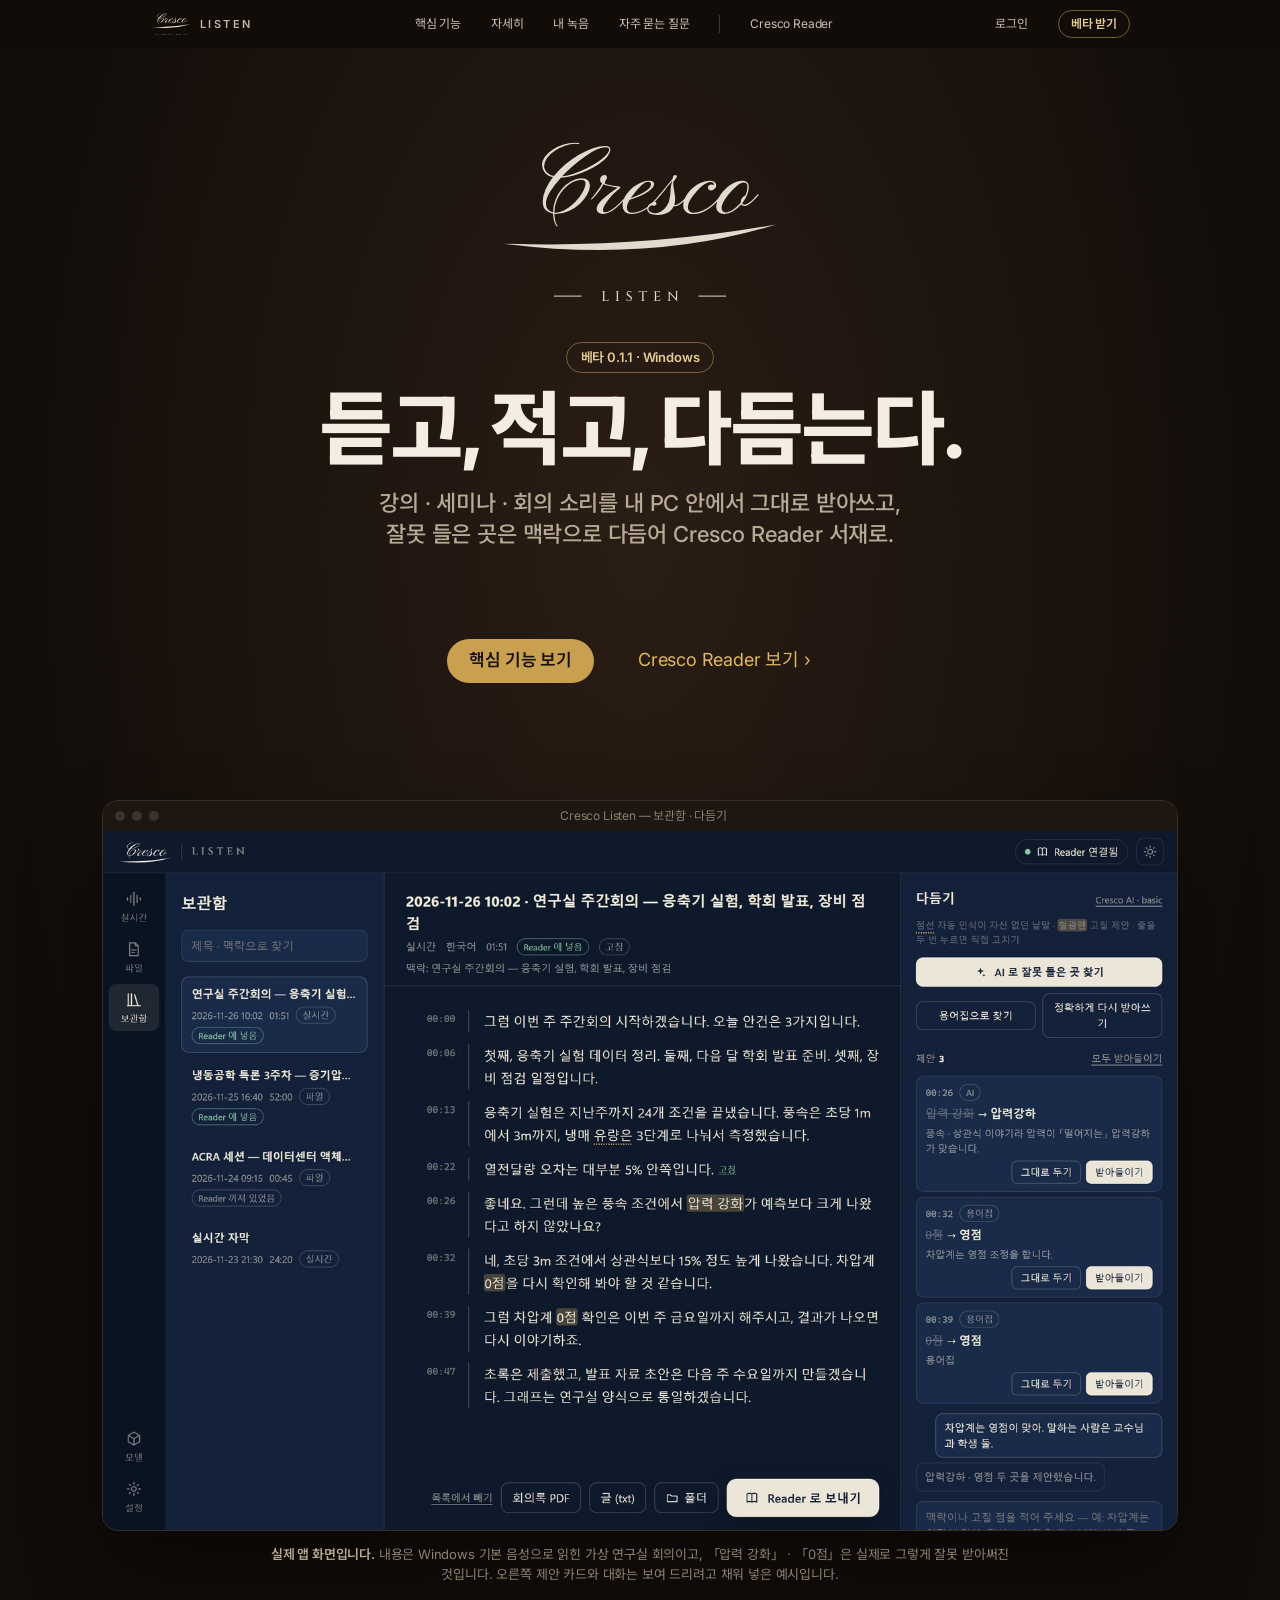
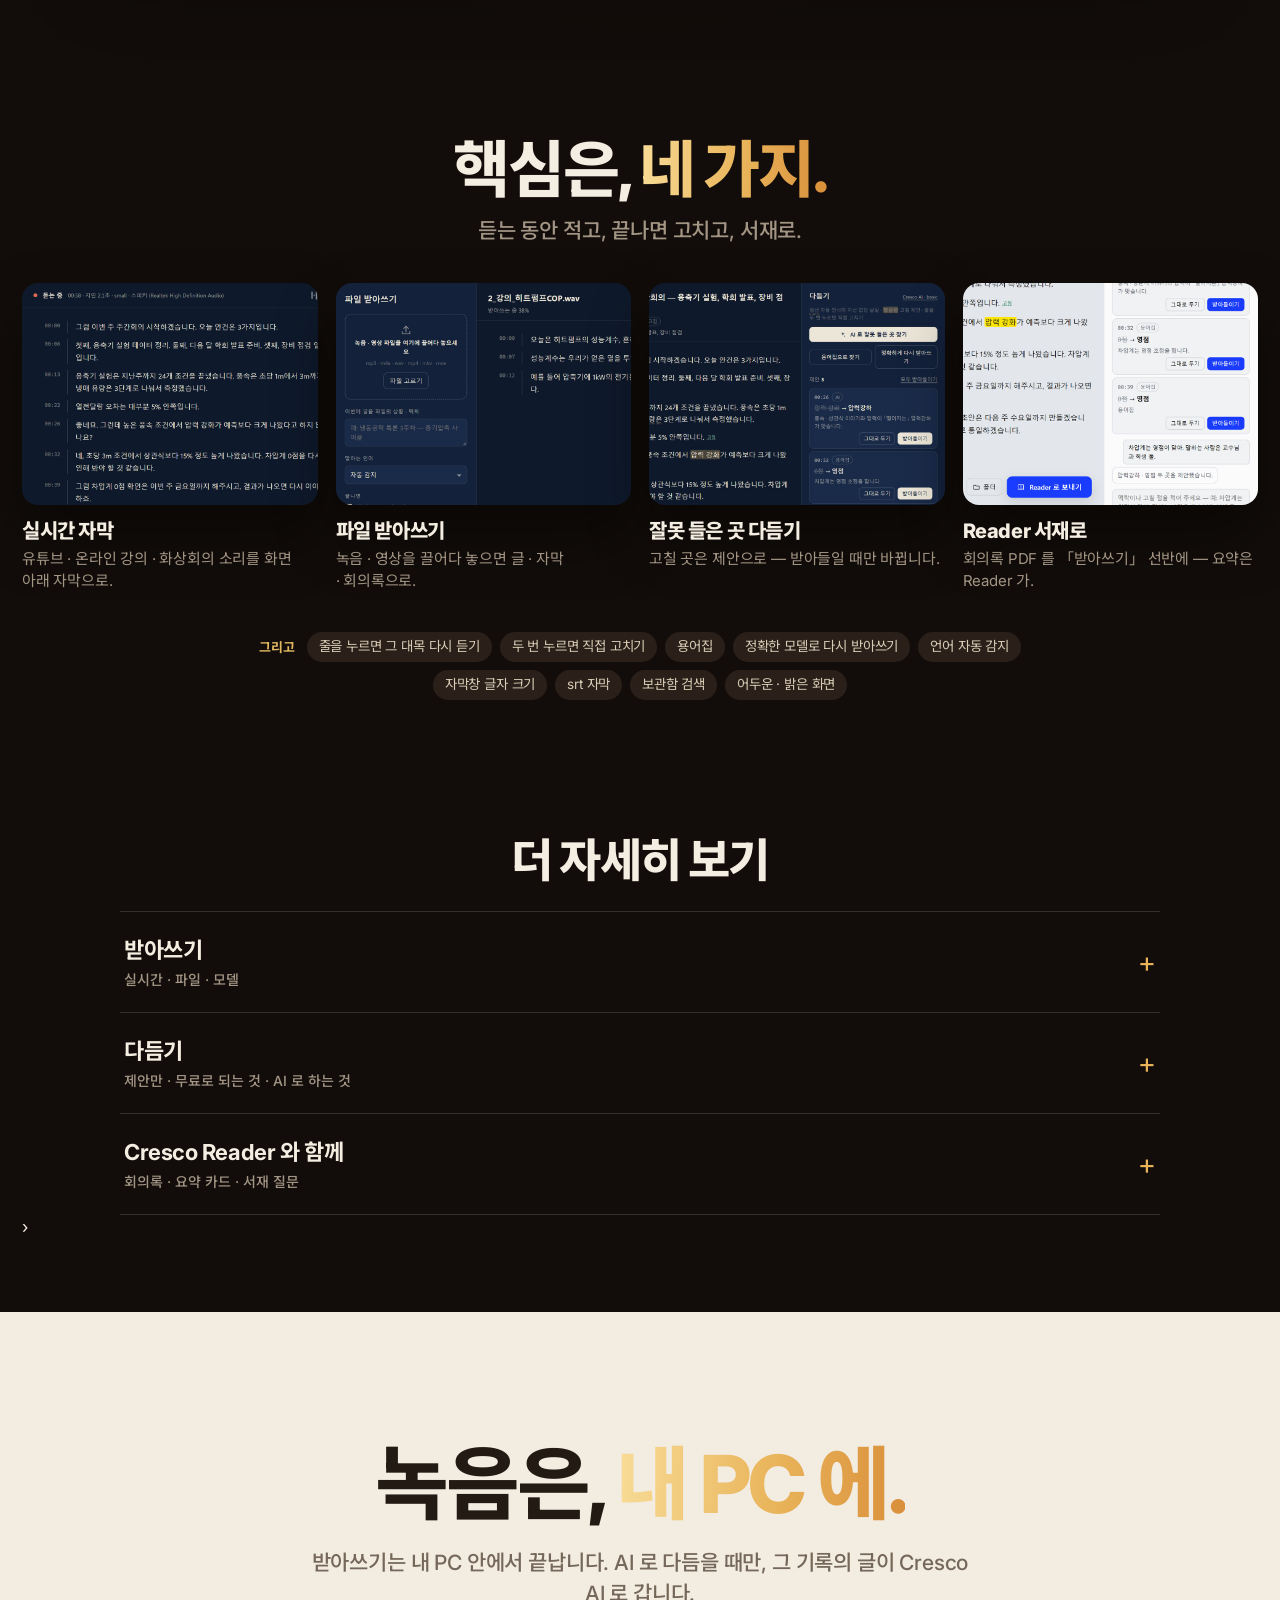
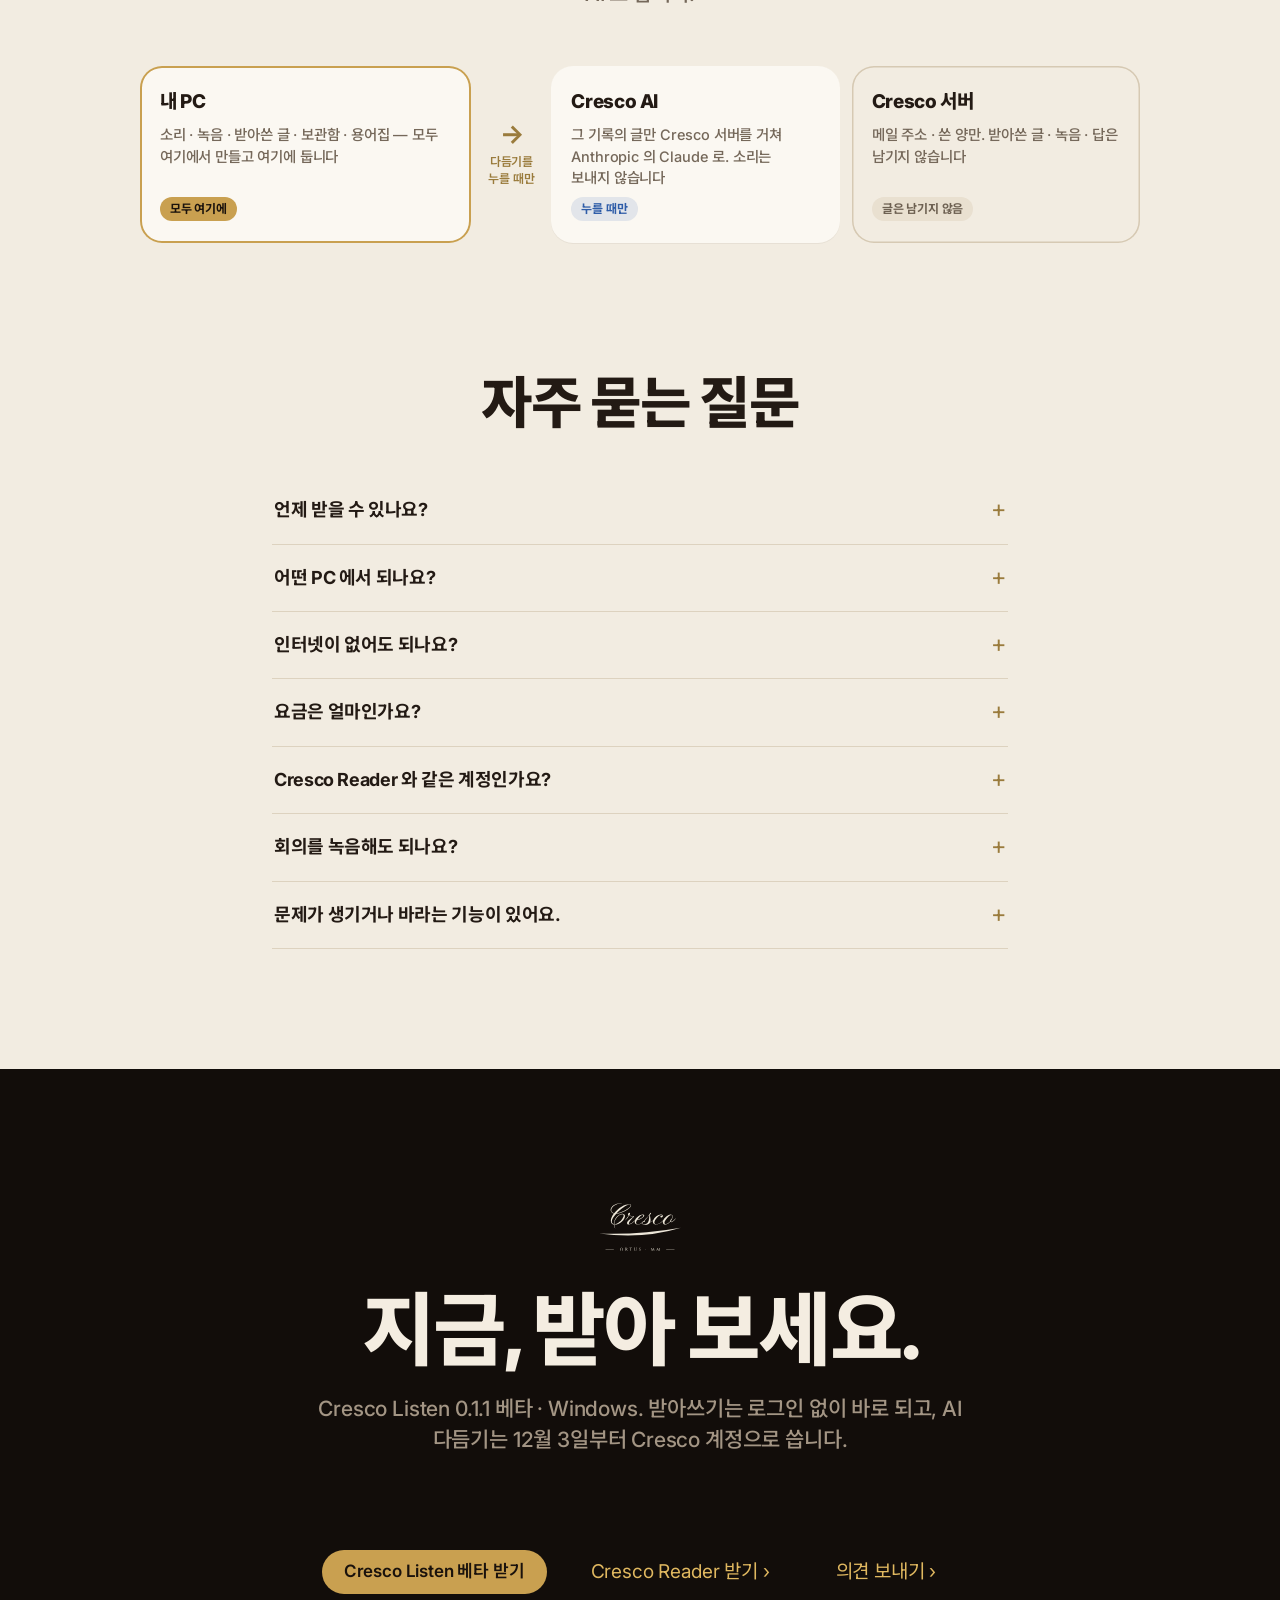
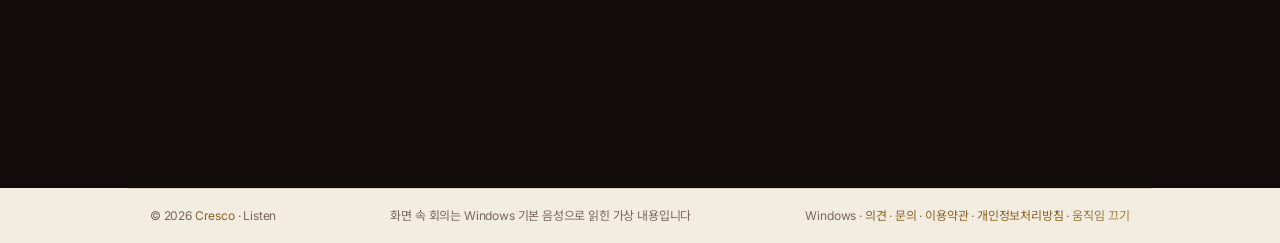
<file: listen/index.html>
<!doctype html>
<html lang="ko">
<head>
<meta charset="utf-8">
<meta name="viewport" content="width=device-width, initial-scale=1">
<title>Cresco Listen — 듣고, 적고, 다듬는다</title>
<meta name="description" content="Cresco Listen — 컴퓨터에서 나는 소리를 그대로 받아쓰는 Windows 프로그램. 실시간 자막, 녹음 · 영상 파일 받아쓰기, 잘못 들은 곳 다듬기, Cresco Reader 서재로 회의록 보내기. 받아쓰기는 내 PC 안에서.">
<link rel="icon" href="/cresco-ivory.svg">
<meta property="og:type" content="website">
<meta property="og:site_name" content="Cresco">
<meta property="og:locale" content="ko_KR">
<meta property="og:url" content="https://cresco-reader.github.io/listen/">
<meta property="og:title" content="Cresco Listen — 듣고, 적고, 다듬는다">
<meta property="og:description" content="강의 · 세미나 · 회의를 내 PC 안에서 받아쓰고, 잘못 들은 곳은 맥락으로 다듬어 Cresco Reader 서재로.">
<meta property="og:image" content="https://cresco-reader.github.io/og.png">
<meta property="og:image:width" content="1200">
<meta property="og:image:height" content="630">
<meta name="twitter:card" content="summary_large_image">
<link rel="preconnect" href="https://fonts.googleapis.com">
<link rel="preconnect" href="https://fonts.gstatic.com" crossorigin>
<link rel="stylesheet" href="https://fonts.googleapis.com/css2?family=Inter:wght@400;500;600;700;800&family=Noto+Sans+KR:wght@400;500;600;700;800&display=swap">
<style>
/* Cresco Listen 소개 — Reader · Note 소개와 같은 문법: 월넛 밤 서재와 종이가 번갈아, 큰 굵은 산세리프, 한 번에 한 문장, 실제 화면.
   화면은 실제 앱(Cresco\listen\ui)을 견본 녹음(Windows 기본 음성으로 읽힌 가상 회의)으로 찍은 것 — 아래 .honest 에 그대로 적는다. */
:root{
  --black:#120d0a; --gray-bg:#f2ece1; --white:#fbf8f2; --text:#f4ede1; --text-dark:#231a14; --sub:#a39584;
  --card:#1f1712; --blue:#c9a050; --link:#e0b860; --on-brass:#1a120c;
  --gold:linear-gradient(92deg,#f8dc97 0%,#e9b45a 55%,#d98f3a 100%);
  --sans:'Inter','Noto Sans KR',-apple-system,BlinkMacSystemFont,'Apple SD Gothic Neo',system-ui,sans-serif;
  --head:48px; color-scheme:dark;
}
@media (prefers-color-scheme:dark){:root:not([data-theme="light"]){--black:#120d0a}}
:root[data-theme="dark"]{--black:#120d0a}
*{box-sizing:border-box}
body{margin:0;background:var(--black);color:var(--text);font:17px/1.47 var(--sans);letter-spacing:-.01em;
  -webkit-font-smoothing:antialiased;word-break:keep-all;overflow-wrap:anywhere;overflow-x:clip}
a{color:var(--link);text-decoration:none}a:hover{text-decoration:underline}
:focus-visible{outline:2px solid var(--link);outline-offset:3px;border-radius:6px}
h1,h2,h3{margin:0;font-weight:700;letter-spacing:-.035em;text-wrap:balance}
p,li,dd,figcaption,summary{text-wrap:pretty}
.lead,.fine{text-wrap:balance}
.gold{background:var(--gold);-webkit-background-clip:text;background-clip:text;color:transparent}
.pillbtn{display:inline-flex;align-items:center;min-height:44px;padding:0 22px;border-radius:980px;background:var(--blue);color:var(--on-brass);
  font-size:17px;font-weight:600;text-decoration:none;transition:background .2s}
.pillbtn:hover{background:#d8b062;text-decoration:none}
.more::after{content:" ›"}

header{position:fixed;inset:0 0 auto;z-index:30;height:var(--head);background:rgba(18,13,10,.72);backdrop-filter:saturate(180%) blur(20px);
  -webkit-backdrop-filter:saturate(180%) blur(20px)}
header .in{max-width:1024px;height:100%;margin:0 auto;padding:0 22px;display:flex;align-items:center;gap:30px;font-size:12px}
header img{height:26px;width:auto;display:block}
header nav{display:flex;gap:30px;flex:1;justify-content:center}
header nav a{color:#e9dfcf;opacity:.85}header nav a:hover{opacity:1;text-decoration:none}
header .prod{margin-left:-22px;font:600 11px/1 var(--sans);letter-spacing:.22em;text-transform:uppercase;color:#e9dfcf;opacity:.8}
header .prod:hover{opacity:1;text-decoration:none}
header nav .fam{padding-left:30px;border-left:1px solid rgba(233,223,207,.25)}
header .acct{margin-left:auto;color:#e9dfcf;opacity:.85;white-space:nowrap}header .acct:hover{opacity:1;text-decoration:none}
header .acct.me{display:inline-flex;align-items:center;gap:7px;opacity:1}header .acct.me i{display:grid;place-items:center;width:22px;height:22px;border-radius:50%;background:#e9dfcf;color:#1b1410;font-style:normal;font-weight:700;font-size:11px}
header .acct.me span{max-width:9em;overflow:hidden;text-overflow:ellipsis}[hidden]{display:none!important}
header .cta{padding:4px 12px;border-radius:980px;border:1px solid rgba(224,184,96,.45);color:#e6cd94;font-size:12px;font-weight:600}
header .cta:hover{text-decoration:none;background:rgba(224,184,96,.1)}
main{padding-top:var(--head)}

.hero{background:radial-gradient(ellipse at 50% 30%,#2a1d14 0%,#120d0a 70%)}
.hero>.in{max-width:1120px;margin:0 auto;padding:clamp(56px,9vh,96px) 22px clamp(56px,8vh,90px);text-align:center}
.hero .logo{display:block;margin:0 auto;width:min(300px,62vw);height:auto;opacity:.95}
.hero .pre{display:inline-block;margin-top:clamp(18px,3vh,28px);padding:5px 14px;border-radius:980px;border:1px solid rgba(224,184,96,.45);
  color:#e6cd94;font-size:13px;font-weight:600}
.hero .pre:hover{text-decoration:none;background:rgba(224,184,96,.1)}
.hero h1{margin-top:14px;font-size:clamp(40px,6.6vw,80px);line-height:1.06;font-weight:800;color:#f4ede1}
.hero p.lead{margin:16px auto 0;max-width:660px;font-size:clamp(17px,1.8vw,22px);line-height:1.45;color:#b7aa95;font-weight:500}
.hero .acts{margin-top:24px;display:flex;gap:22px;justify-content:center;align-items:center;flex-wrap:wrap;font-size:18px}
.win{margin:clamp(36px,6vh,56px) auto 0;border-radius:16px;overflow:hidden;background:#0E1A2C;border:1px solid #3a2d23;box-shadow:0 40px 80px rgba(0,0,0,.45);text-align:left}
.win .tb{height:30px;display:flex;align-items:center;gap:7px;padding:0 12px;background:#1d1611;font-size:12px;color:#8d7f6c}
.win .tb i{width:10px;height:10px;border-radius:50%;background:#3d3128}
.win .tb span{flex:1;text-align:center;margin-right:44px;white-space:nowrap;overflow:hidden;text-overflow:ellipsis}
.win img{display:block;width:100%;height:auto;aspect-ratio:1600/1042}
.honest{margin:14px auto 0;max-width:760px;font-size:13px;line-height:1.5;color:#8f8170}
.honest b{color:#b9a98f;font-weight:600}

.core{padding:clamp(64px,9vh,110px) 0 clamp(44px,7vh,84px)}
.core>.in{max-width:1280px;margin:0 auto;padding:0 22px}
.core h2{font-size:clamp(36px,5vw,62px);line-height:1.08;font-weight:800;text-align:center}
.core .lead{margin:12px 0 36px;text-align:center;color:var(--sub);font-size:clamp(17px,1.7vw,21px);font-weight:500}
.clips{display:grid;grid-template-columns:repeat(4,minmax(0,1fr));gap:18px}
.clip{margin:0}
.clip img{display:block;width:100%;height:auto;aspect-ratio:4/3;object-fit:cover;border-radius:16px;box-shadow:0 30px 60px rgba(0,0,0,.45)}
.clip figcaption{margin-top:12px;font-size:15px;color:var(--sub)}
.clip figcaption b{display:block;margin-bottom:2px;font-size:20px;font-weight:800;letter-spacing:-.02em;color:var(--text)}
.extras{margin:40px auto 0;display:flex;flex-wrap:wrap;justify-content:center;align-items:center;gap:8px;max-width:860px}
.extras b{font-size:13px;font-weight:700;color:#e0b860;margin-right:4px}
.extras span{padding:5px 12px;border-radius:999px;background:#2a2019;color:#d9ccb6;font-size:13.5px}
.rise{opacity:0;transform:translateY(30px);transition:opacity .9s ease,transform .9s cubic-bezier(.2,.7,.2,1)}
.rise.in{opacity:1;transform:none}

.more{padding:clamp(56px,8vh,100px) 22px}
.more>.in{max-width:1040px;margin:0 auto}
.more>.in>h2{margin-bottom:26px;font-size:clamp(30px,4vw,46px);line-height:1.1;font-weight:800;text-align:center}
.more-item{border-top:1px solid rgba(255,255,255,.14)}
.more-item:last-child{border-bottom:1px solid rgba(255,255,255,.14)}
.more-item>summary{display:flex;align-items:center;justify-content:space-between;gap:16px;padding:22px 4px;cursor:pointer;list-style:none;
  font-size:clamp(18px,2vw,22px);font-weight:700;letter-spacing:-.02em}
.more-item>summary::-webkit-details-marker{display:none}
.more-item>summary small{display:block;margin-top:3px;color:var(--sub);font-size:14px;font-weight:500;letter-spacing:0}
.more-item>summary::after{content:"+";flex:none;color:#e9b45a;font-size:28px;font-weight:400;line-height:1;transition:transform .2s}
.more-item[open]>summary::after{transform:rotate(45deg)}
.more-item .body{margin:0 4px 30px;display:grid;grid-template-columns:repeat(3,minmax(0,1fr));gap:14px}
.more-item .body>div{padding:20px 20px 22px;border-radius:18px;background:var(--card)}
.more-item h3{font-size:17px;font-weight:800;letter-spacing:-.02em}
.more-item p{margin:8px 0 0;color:var(--sub);font-size:15px}

.statement{text-align:center;padding:130px 22px}
.statement h2{font-size:clamp(40px,6.4vw,80px);line-height:1.05;font-weight:800}
.statement p{margin:22px auto 0;max-width:680px;color:var(--sub);font-size:21px;font-weight:500}
.statement.light{background:var(--gray-bg);color:var(--text-dark)}
.statement.light p{color:#75685a}
.where{max-width:1000px;margin:56px auto 0;display:grid;grid-template-columns:minmax(0,1.15fr) 56px minmax(0,1fr) minmax(0,1fr);gap:12px;align-items:stretch;text-align:left}
.where .box{background:var(--white);border-radius:22px;padding:22px 20px;display:flex;flex-direction:column;gap:8px;box-shadow:0 1px 0 rgba(60,40,20,.06)}
.where .box h3{font-size:19px;font-weight:800;letter-spacing:-.02em}
.where .box p{margin:0;max-width:none;font-size:14.5px;line-height:1.5;color:#75685a}
.where .box .tag{align-self:flex-start;margin-top:auto;padding:3px 10px;border-radius:999px;font-size:12px;font-weight:700}
.where .home{box-shadow:inset 0 0 0 2px var(--blue)}
.where .home .tag{background:var(--blue);color:var(--on-brass)}
.where .ai .tag{background:rgba(47,93,168,.12);color:#2f5da8}
.where .dev{background:transparent;box-shadow:inset 0 0 0 1.5px #d6c9b3}
.where .dev .tag{background:#e9e0d0;color:#6e6152}
.where .arrow{display:flex;flex-direction:column;align-items:center;justify-content:center;gap:6px;color:#9a7b3c;font-size:12px;font-weight:600;text-align:center}
.where .arrow b{font-size:26px;line-height:1}

.faq{background:var(--gray-bg);color:var(--text-dark)}
.faq > .in{max-width:780px;margin:0 auto;padding:0 22px 120px}
.faq h2{font-size:clamp(34px,5vw,56px);line-height:1.08;font-weight:800;text-align:center;margin-bottom:44px}
.faq details{border-bottom:1px solid #ddd2bf}
.faq summary{cursor:pointer;list-style:none;display:flex;justify-content:space-between;gap:16px;padding:20px 2px;font-size:18px;font-weight:700;letter-spacing:-.02em}
.faq summary::-webkit-details-marker{display:none}
.faq summary::after{content:"+";flex:none;font-size:24px;line-height:1;font-weight:400;color:#9a7b3c;transition:transform .2s}
.faq details[open] summary::after{transform:rotate(45deg)}
.faq details p{margin:0 2px 20px;color:#6e6152;font-size:16px}
.faq details p a{color:#8a6420;text-decoration:underline}

.beta img{height:56px;width:auto;margin-bottom:26px}
.beta .acts{margin-top:30px;display:flex;gap:22px;justify-content:center;align-items:center;flex-wrap:wrap;font-size:19px}

footer a{color:#8a6420}
footer{background:var(--gray-bg);color:#75685a;font-size:12px}
footer .motion{border:0;background:none;padding:0;font:inherit;color:#9a7b3c;cursor:pointer}footer .motion:hover{text-decoration:underline}
footer .in{max-width:1024px;margin:0 auto;padding:18px 22px;display:flex;flex-wrap:wrap;gap:10px;justify-content:space-between;border-top:1px solid #ddd2bf}

@media (max-width:1000px){
  .clips{grid-template-columns:repeat(2,minmax(0,1fr))}
  .more-item .body{grid-template-columns:repeat(2,minmax(0,1fr))}
  .where{grid-template-columns:minmax(0,1fr) 44px minmax(0,1fr)}.where .dev{grid-column:1 / -1}}
@media (max-width:760px){
  header nav{display:none}
  header .in{justify-content:space-between}
  .hero>.in,.core>.in{padding-inline:16px}
  .win{border-radius:12px}.win .tb{height:24px}
  .statement{padding:100px 16px}
  .more{padding-inline:16px}
  .more-item .body{grid-template-columns:1fr}
  .faq > .in{padding:0 16px 90px}
  .where{grid-template-columns:1fr}.where .arrow{flex-direction:row;padding:2px 0}.where .arrow b{transform:rotate(90deg)}
}
@media (max-width:520px){.clips{gap:14px 12px}.clip figcaption{font-size:13.5px}.clip figcaption b{font-size:16px}}
</style>
</head>
<body>
<header>
  <div class="in">
    <a href="/" aria-label="Cresco 홈"><img src="/cresco-ivory.svg" alt="Cresco"></a><a class="prod" href="#top">Listen</a>
    <nav aria-label="주 메뉴"><a href="#core">핵심 기능</a><a href="#more">자세히</a><a href="#local">내 녹음</a><a href="#faq">자주 묻는 질문</a><a class="fam" href="/reader/">Cresco Reader</a></nav>
    <a class="acct" href="https://cresco-reader-api.fly.dev/account" data-out>로그인</a><a class="acct me" href="https://cresco-reader-api.fly.dev/account" data-in hidden><i></i><span></span></a><a class="cta" href="#beta">베타 받기</a>
  </div>
</header>

<main id="top">
<section class="hero">
  <div class="in">
    <img class="logo" src="/cresco-listen-ivory.svg" alt="Cresco Listen">
    <a class="pre" href="#beta">베타 0.1.1 · Windows</a>
    <h1>듣고, 적고, 다듬는다.</h1>
    <p class="lead">강의 · 세미나 · 회의 소리를 내 PC 안에서 그대로 받아쓰고, 잘못 들은 곳은 맥락으로 다듬어 Cresco Reader 서재로.</p>
    <div class="acts"><a class="pillbtn" href="#core">핵심 기능 보기</a><a class="more" href="/reader/">Cresco Reader 보기</a></div>
    <div class="win"><div class="tb" aria-hidden="true"><i></i><i></i><i></i><span>Cresco Listen — 보관함 · 다듬기</span></div>
      <img src="media/hero.jpg" width="1600" height="1042"
        alt="실제 Cresco Listen 화면: 가운데에 시각이 달린 받아쓴 회의, 잘못 들은 「압력 강화」 「0점」에 형광펜, 오른쪽에 「압력강하」 「영점」으로 고치자는 제안 카드"></div>
    <p class="honest"><b>실제 앱 화면입니다.</b> 내용은 Windows 기본 음성으로 읽힌 가상 연구실 회의이고, 「압력 강화」 · 「0점」은 실제로 그렇게 잘못 받아써진 것입니다.
      오른쪽 제안 카드와 대화는 보여 드리려고 채워 넣은 예시입니다.</p>
  </div>
</section>

<section class="core" id="core">
  <div class="in">
    <h2 class="rise">핵심은, <span class="gold">네 가지.</span></h2>
    <p class="lead rise">듣는 동안 적고, 끝나면 고치고, 서재로.</p>
    <div class="clips">
      <figure class="clip rise"><img src="media/live.jpg" width="960" height="720" loading="lazy" alt="실시간 화면: 듣는 중 표시와 소리 막대, 시각과 함께 한 줄씩 쌓이는 받아쓰기">
        <figcaption><b>실시간 자막</b>유튜브 · 온라인 강의 · 화상회의 소리를 화면 아래 자막으로.</figcaption></figure>
      <figure class="clip rise"><img src="media/files.jpg" width="960" height="720" loading="lazy" alt="파일 화면: 녹음 · 영상 파일을 끌어다 놓는 칸과 받아쓰는 중인 강의">
        <figcaption><b>파일 받아쓰기</b>녹음 · 영상을 끌어다 놓으면 글 · 자막 · 회의록으로.</figcaption></figure>
      <figure class="clip rise"><img src="media/refine.jpg" width="960" height="720" loading="lazy" alt="다듬기 칸: 잘못 들은 곳에 형광펜, 「압력 강화 → 압력강하」 제안과 까닭">
        <figcaption><b>잘못 들은 곳 다듬기</b>고칠 곳은 제안으로 — 받아들일 때만 바뀝니다.</figcaption></figure>
      <figure class="clip rise"><img src="media/reader.jpg" width="960" height="720" loading="lazy" alt="밝은 화면: 제안 카드와 「Reader 로 보내기」 단추">
        <figcaption><b>Reader 서재로</b>회의록 PDF 를 「받아쓰기」 선반에 — 요약은 Reader 가.</figcaption></figure>
    </div>
    <p class="extras rise"><b>그리고</b><span>줄을 누르면 그 대목 다시 듣기</span><span>두 번 누르면 직접 고치기</span><span>용어집</span><span>정확한 모델로 다시 받아쓰기</span><span>언어 자동 감지</span><span>자막창 글자 크기</span><span>srt 자막</span><span>보관함 검색</span><span>어두운 · 밝은 화면</span></p>
  </div>
</section>

<section class="more" id="more">
  <div class="in">
    <h2 class="rise">더 자세히 보기</h2>
    <details class="more-item"><summary><span>받아쓰기<small>실시간 · 파일 · 모델</small></span></summary>
      <div class="body">
        <div><h3>컴퓨터 소리 그대로</h3><p>스피커나 이어폰으로 나오는 소리를 받아씁니다. 말이 끝나고 2초쯤 뒤에 한 줄씩, 화면 아래 반투명 자막창에도 띄웁니다. 끝내면 회의록과 보관함에 남습니다.</p></div>
        <div><h3>파일은 끌어다 놓기</h3><p>mp3 · m4a · wav · mp4 · mkv 를 여러 개 한 번에. 하나씩 받아쓰며 진행률을 보여 주고, 같은 폴더에 글(.txt) · 자막(.srt) · 회의록 PDF 를 만듭니다.</p></div>
        <div><h3>PC 에 맞는 모델</h3><p>그래픽카드가 없어도 됩니다. 실시간은 빠른 모델, 파일은 정확한 모델을 권하고, 「모델」에서 받거나 바꿉니다.</p></div>
      </div></details>
    <details class="more-item"><summary><span>다듬기<small>제안만 · 무료로 되는 것 · AI 로 하는 것</small></span></summary>
      <div class="body">
        <div><h3>고치는 건 내가 받아들일 때만</h3><p>잘못 들은 곳은 형광펜과 「원래 → 제안 + 까닭」 카드로만 뜹니다. 받아들이면 그때 바뀌고, 처음 받아쓴 글은 남아서 되돌릴 수 있습니다.</p></div>
        <div><h3>무료로 되는 것</h3><p>줄을 눌러 다시 듣기, 직접 고치기, 「잘못 들은 말 → 맞는 말」 용어집, 그 줄만 정확한 모델로 다시 받아쓰기. 모두 내 PC 안에서 합니다.</p></div>
        <div><h3>AI 로 하는 것</h3><p>상황 · 맥락을 보고 잘못 들은 곳 찾기, 끌어 고른 곳의 후보 2~3개, 「차압계는 영점이 맞아」 같은 지시. Cresco AI 구독(베이직 이상)으로 씁니다.</p></div>
      </div></details>
    <details class="more-item"><summary><span>Cresco Reader 와 함께<small>회의록 · 요약 카드 · 서재 질문</small></span></summary>
      <div class="body">
        <div><h3>상황 · 맥락 한 줄</h3><p>「LG 산학 주간회의 — 응축기 DB 점검」처럼 적으면 회의록 제목이 되고, 받아쓰기에 주제 · 용어 힌트로도 쓰입니다.</p></div>
        <div><h3>「받아쓰기」 선반으로</h3><p>회의록 PDF 가 Reader 서재에 들어가고, 「강의 · 회의록」 요약 카드(정한 것 · 할 일 · 남은 질문)로 정리됩니다.</p></div>
        <div><h3>논문과 한 서재에서</h3><p>Reader 의 사서에게 「지난주 회의에서 차압계 얘기 뭐였지?」처럼 물을 수 있습니다. 회의록과 논문이 같은 서재에 있으니까요.</p></div>
      </div></details>
  </div>
</section>

<section class="statement light" id="local">
  <h2 class="rise">녹음은, <span class="gold">내 PC 에.</span></h2>
  <p class="rise">받아쓰기는 내 PC 안에서 끝납니다. AI 로 다듬을 때만, 그 기록의 글이 Cresco AI 로 갑니다.</p>
  <div class="where rise">
    <div class="box home"><h3>내 PC</h3><p>소리 · 녹음 · 받아쓴 글 · 보관함 · 용어집 — 모두 여기에서 만들고 여기에 둡니다</p><span class="tag">모두 여기에</span></div>
    <div class="arrow" aria-hidden="true"><b>→</b>다듬기를<br>누를 때만</div>
    <div class="box ai"><h3>Cresco AI</h3><p>그 기록의 글만 Cresco 서버를 거쳐 Anthropic 의 Claude 로. 소리는 보내지 않습니다</p><span class="tag">누를 때만</span></div>
    <div class="box dev"><h3>Cresco 서버</h3><p>메일 주소 · 쓴 양만. 받아쓴 글 · 녹음 · 답은 남기지 않습니다</p><span class="tag">글은 남기지 않음</span></div>
  </div>
</section>

<section class="faq" id="faq">
  <div class="in">
    <h2 class="rise">자주 묻는 질문</h2>
    <details><summary>언제 받을 수 있나요?</summary>
      <p>지금 받을 수 있습니다 — 이 페이지 아래 「베타 받기」. Windows 설치 파일(약 84MB)이고, 첫 실행 때 받아쓰기 모델을 한 번 받습니다.
        서명되지 않은 베타라 Windows 가 경고를 띄우면 「추가 정보 → 실행」을 누르세요.</p></details>
    <details><summary>어떤 PC 에서 되나요?</summary>
      <p>Windows PC 에서 됩니다(Windows 11 에서 만들고 시험했습니다). 그래픽카드가 없어도 되고, 그럴 때 실시간은 빠른 모델로 받아씁니다(오타가 조금 더 있습니다). 파일 받아쓰기는 녹음 길이만큼 걸립니다.</p></details>
    <details><summary>인터넷이 없어도 되나요?</summary>
      <p>받아쓰기 · 다시 듣기 · 용어집 · 다시 받아쓰기는 인터넷 없이 됩니다. 처음 한 번 받아쓰기 모델을 받을 때와 AI 다듬기 · Reader 로 보낸 뒤의 요약만 인터넷이 필요합니다.</p></details>
    <details><summary>요금은 얼마인가요?</summary>
      <p>받아쓰기와 무료 다듬기(다시 듣기 · 직접 고치기 · 용어집 · 다시 받아쓰기)는 무료입니다. AI 다듬기는 Cresco 계정의 베이직 · 프로 요금제에서 쓰고, Reader · Note 와 함께 쓰는 AI 사용량에서 깎입니다. 무료 맛보기 계정은 AI 다듬기를 쓸 수 없습니다. AI 다듬기는 12월 3일부터 쓸 수 있습니다(바뀐 약관이 적용되는 날). <a href="/#pricing">요금제 보기</a></p></details>
    <details><summary>Cresco Reader 와 같은 계정인가요?</summary>
      <p>네. 같은 Cresco 계정으로 로그인합니다. 계정은 Reader 나 <a href="https://cresco-reader-api.fly.dev/account#signup" target="_blank" rel="noopener">계정 페이지</a>에서 만듭니다.</p></details>
    <details><summary>회의를 녹음해도 되나요?</summary>
      <p>내가 참여한 대화는 녹음할 수 있지만, 내가 참여하지 않은 남의 대화를 녹음 · 기록하면 법에 걸립니다(통신비밀보호법). 회의는 녹음한다고 미리 알리는 것을 권합니다.</p></details>
    <details><summary>문제가 생기거나 바라는 기능이 있어요.</summary>
      <p><a href="https://docs.google.com/forms/d/e/1FAIpQLSfyJry3FuSc4KwtA3k6S61rgV9SW_JdKSI4_IPLtAvrQBSHAw/viewform" target="_blank" rel="noopener">의견 · 문제 신고</a>로 알려 주세요. 하나하나 읽습니다.</p></details>
  </div>
</section>

<section class="statement beta" id="beta">
  <img class="rise" src="/cresco-ivory.svg" alt="">
  <h2 class="rise">지금, 받아 보세요.</h2>
  <p class="rise">Cresco Listen 0.1.1 베타 · Windows. 받아쓰기는 로그인 없이 바로 되고, AI 다듬기는 12월 3일부터 Cresco 계정으로 씁니다.</p>
  <div class="acts rise"><a class="pillbtn" href="https://github.com/cresco-reader/cresco/releases/download/listen-v0.1.1/Cresco-Listen-Setup.exe" target="_blank" rel="noopener">Cresco Listen 베타 받기</a><a class="more" href="/reader/#beta">Cresco Reader 받기</a><a class="more" href="https://docs.google.com/forms/d/e/1FAIpQLSfyJry3FuSc4KwtA3k6S61rgV9SW_JdKSI4_IPLtAvrQBSHAw/viewform" target="_blank" rel="noopener">의견 보내기</a></div>
</section>
</main>

<footer><div class="in"><span>© 2026 <a href="/">Cresco</a> · Listen</span><span>화면 속 회의는 Windows 기본 음성으로 읽힌 가상 내용입니다</span><span>Windows · <a href="https://docs.google.com/forms/d/e/1FAIpQLSfyJry3FuSc4KwtA3k6S61rgV9SW_JdKSI4_IPLtAvrQBSHAw/viewform" target="_blank" rel="noopener">의견 · 문의</a> · <a href="/legal/terms.html">이용약관</a> · <a href="/legal/privacy.html">개인정보처리방침</a> · <button type="button" id="motion" class="motion">움직임 끄기</button></span></div></footer>

<script>
(() => {
  const $ = s => document.querySelector(s), $$ = s => [...document.querySelectorAll(s)];
  // 움직임은 시스템 설정이 아니라 맨 아래 「움직임 끄기」를 따른다 (Reader · Note 소개와 같은 까닭)
  let still = false;
  try { still = localStorage.getItem('motion') === 'off'; } catch { /* */ }
  const mt = $('#motion');
  mt.textContent = still ? '움직임 켜기' : '움직임 끄기';
  mt.onclick = () => { try { localStorage.setItem('motion', still ? 'on' : 'off'); } catch { /* */ } location.reload(); };
  const io = new IntersectionObserver(es => es.forEach(e => { if (e.isIntersecting) { e.target.classList.add('in'); io.unobserve(e.target); } }), {threshold: .15});
  $$('.rise').forEach((el, i) => { el.style.transitionDelay = `${(i % 3) * 90}ms`; still ? el.classList.add('in') : io.observe(el); });
  const openTarget = () => {
    const t = location.hash.length > 1 && document.getElementById(location.hash.slice(1)), d = t && t.closest('details.more-item');
    if (d) { d.open = true; t.scrollIntoView(); }
  };
  addEventListener('hashchange', openTarget);
  openTarget();
})();
</script>
<script src="/who.js"></script>
</body>
</html>
</file>
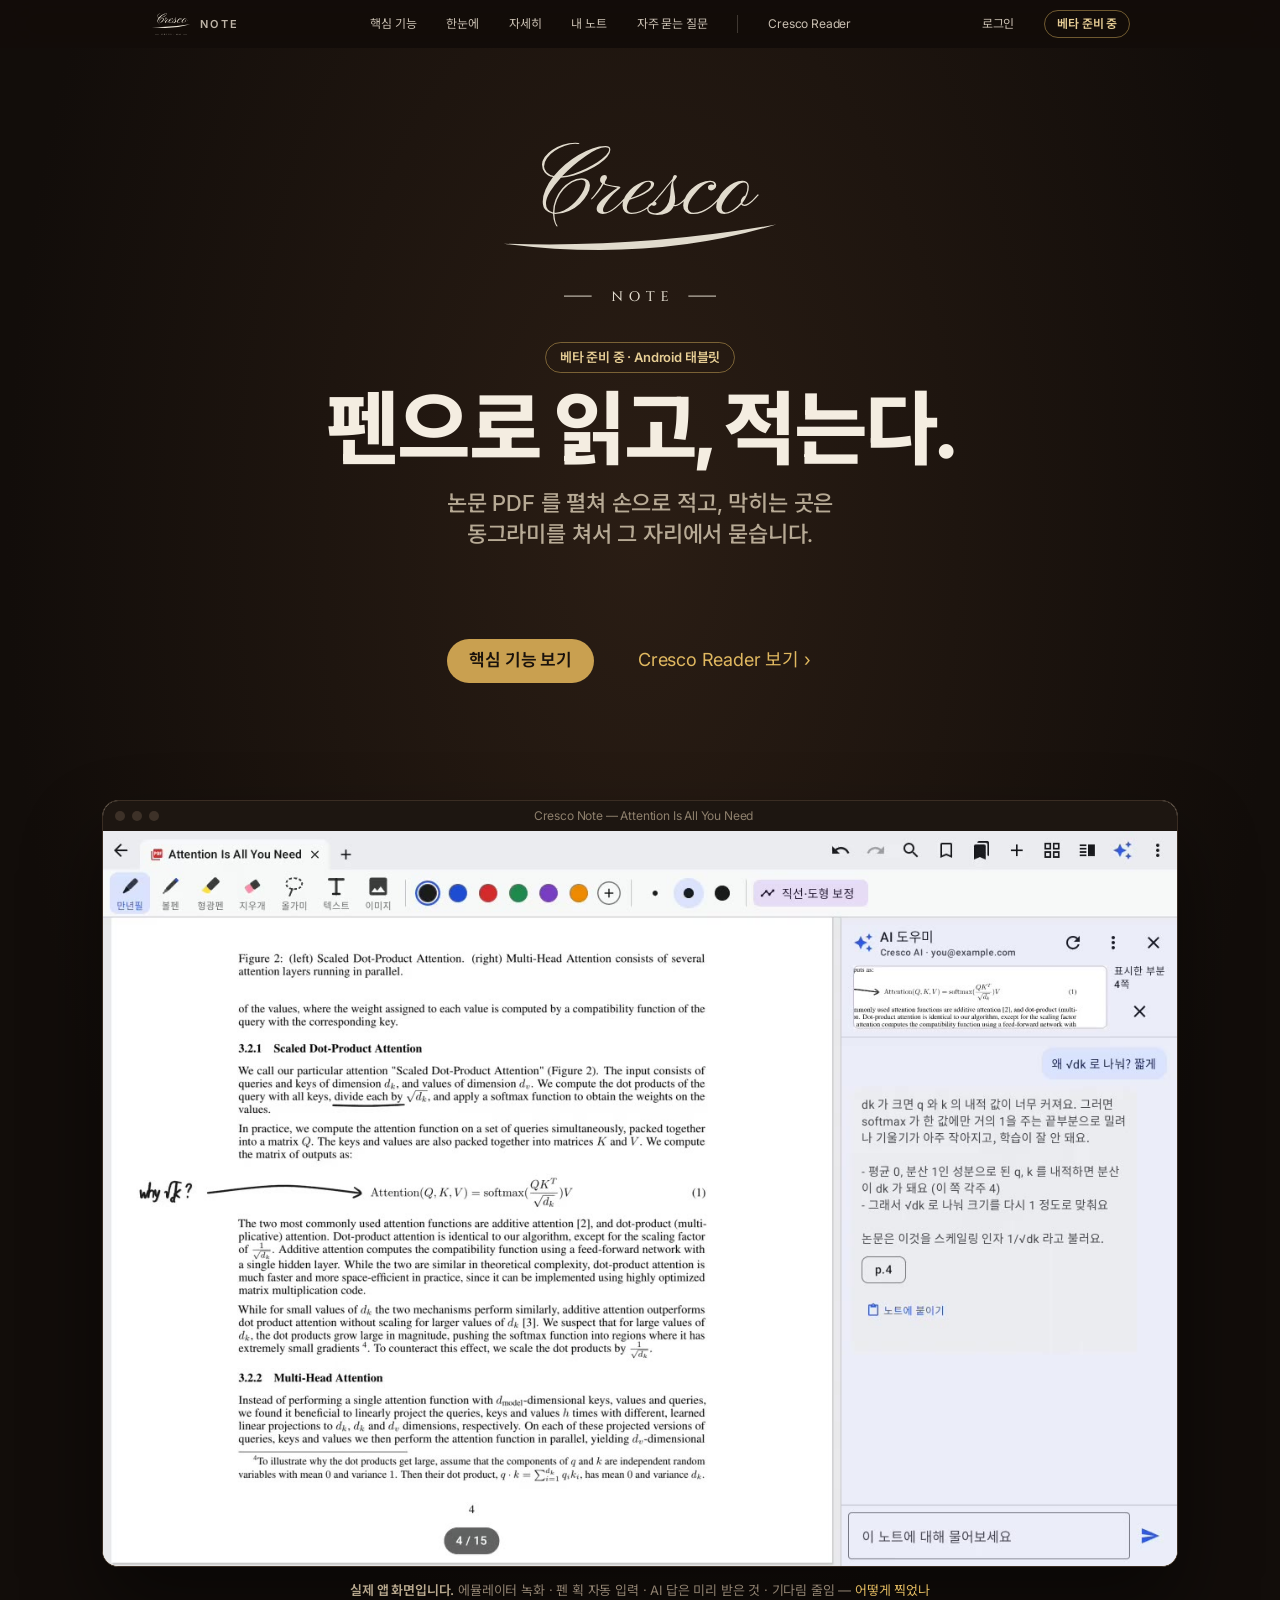
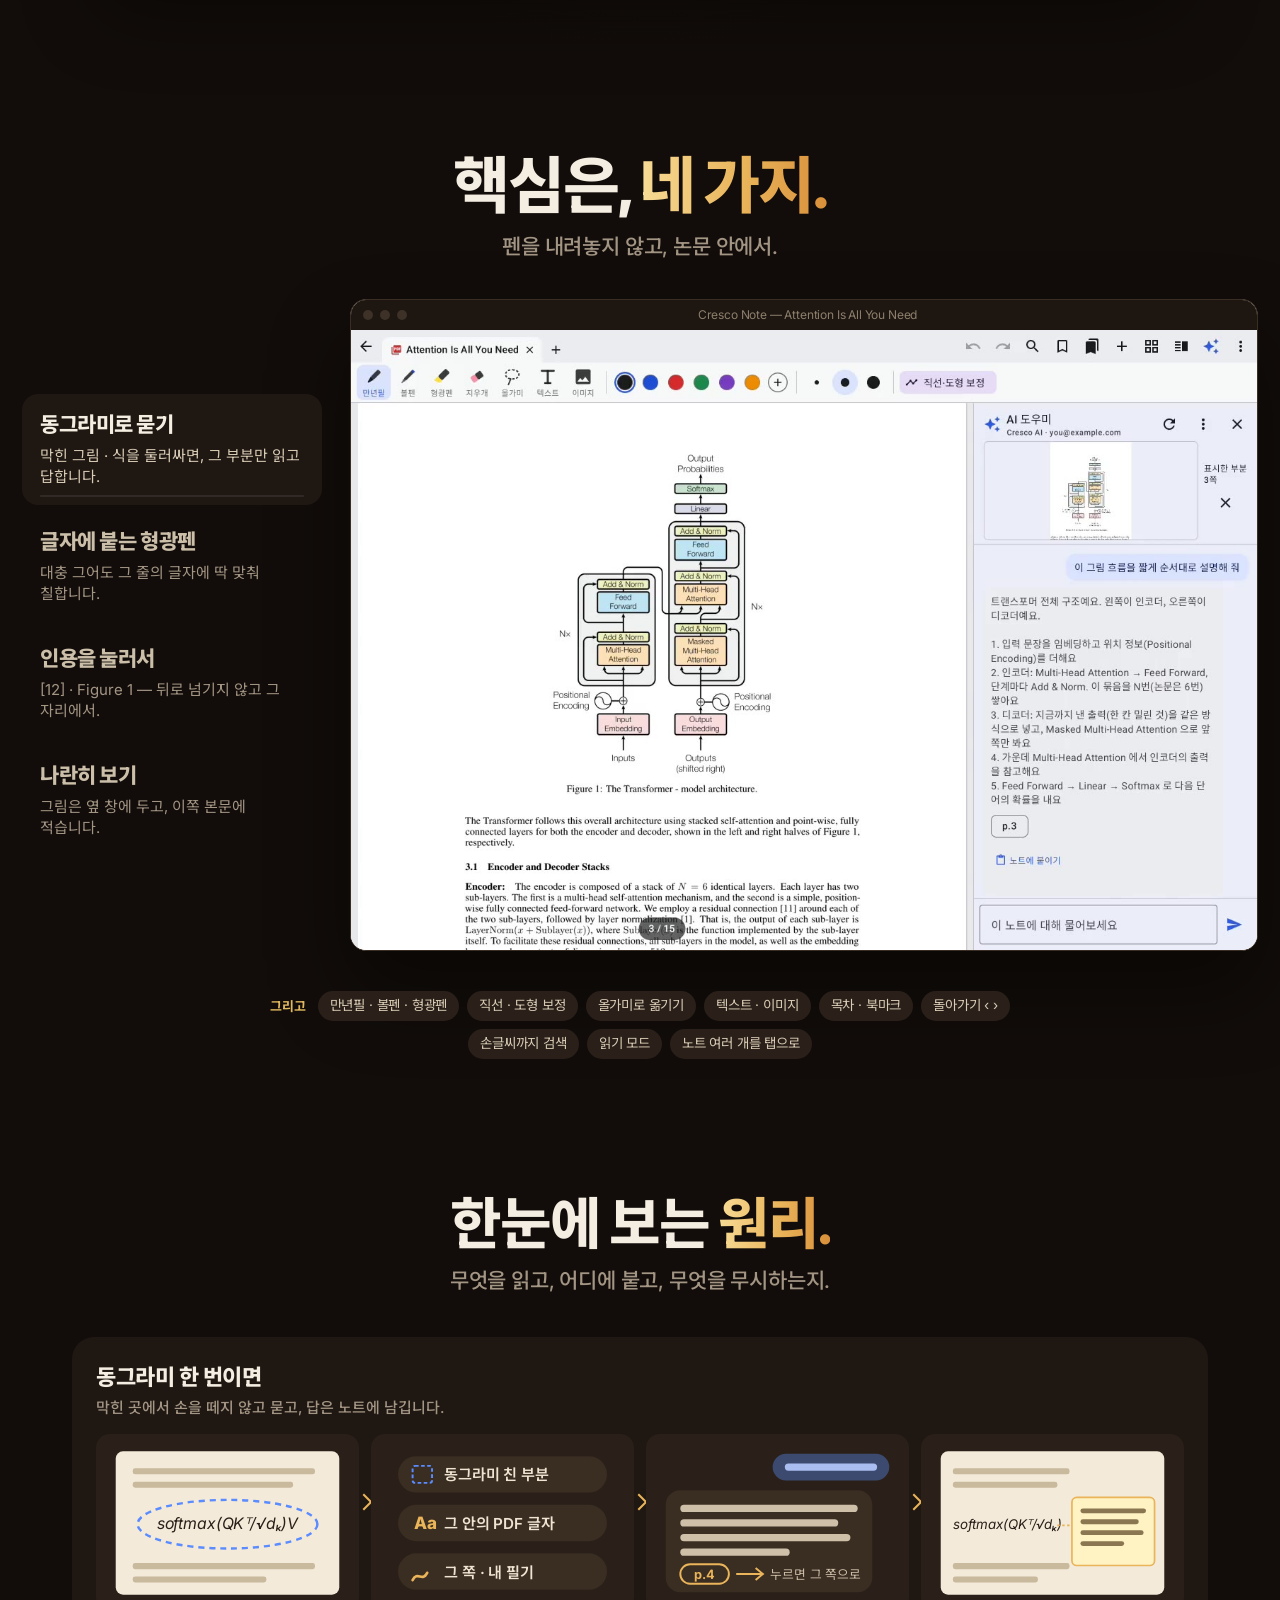
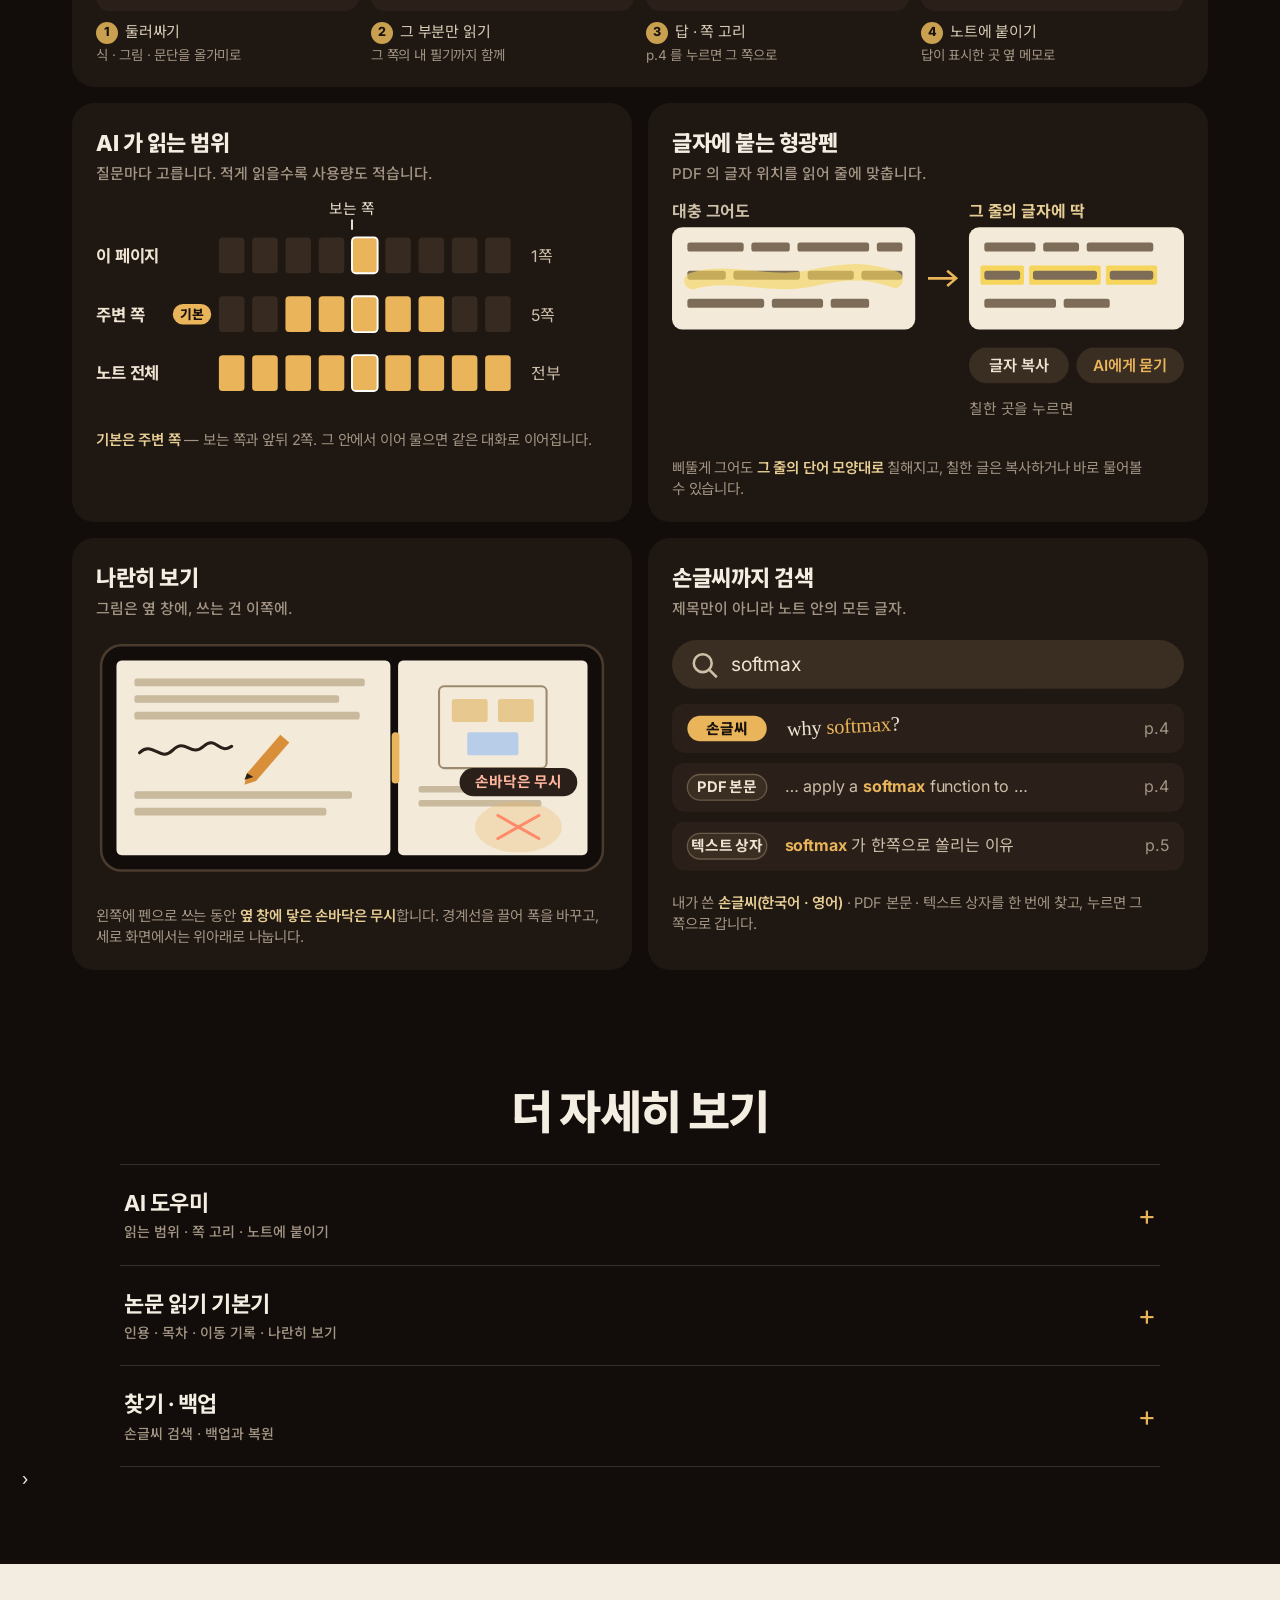
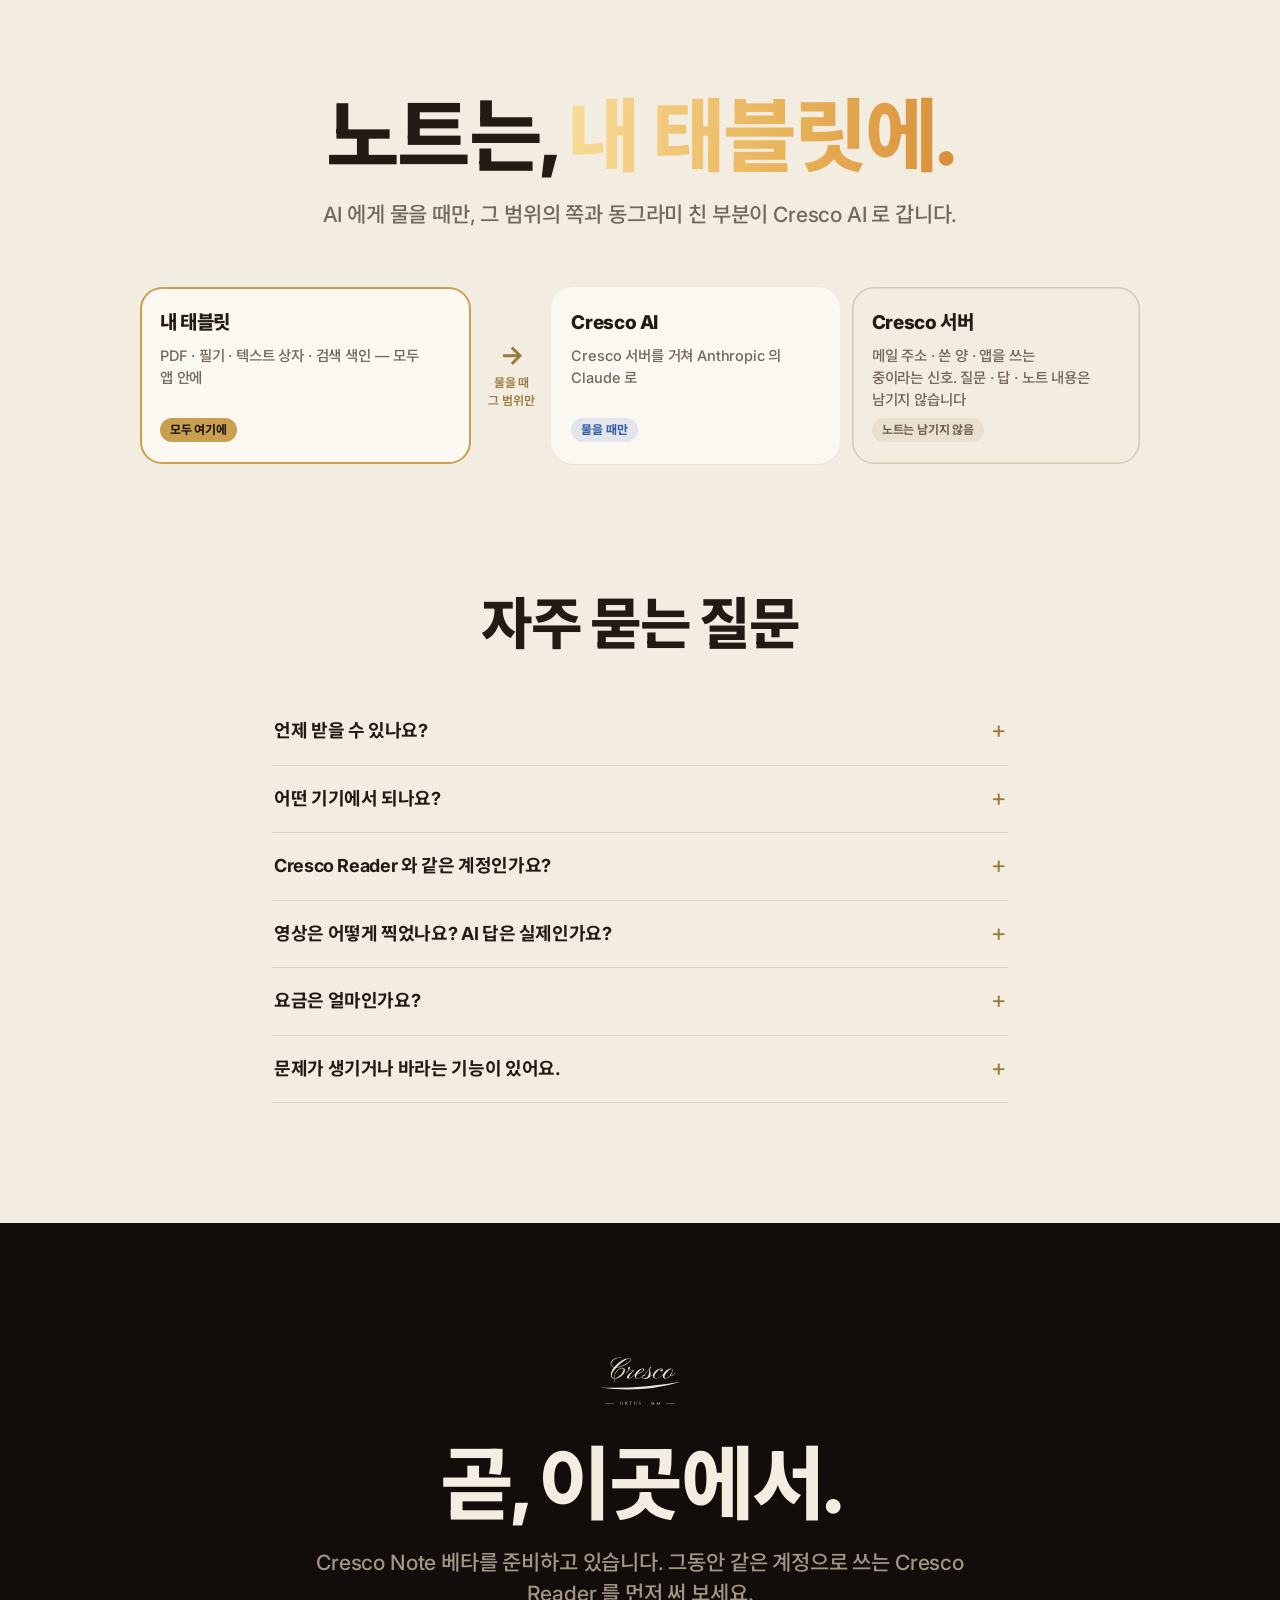
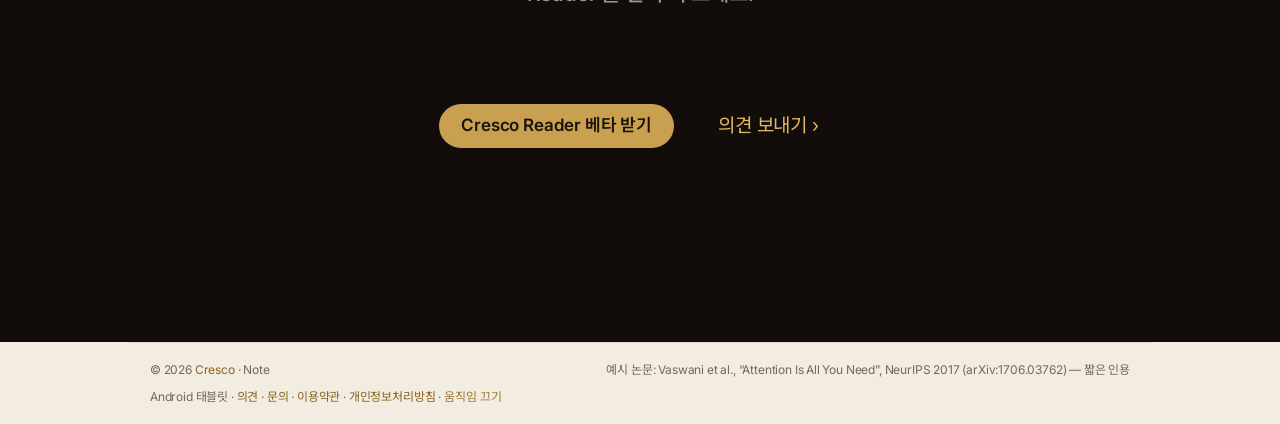
<file: note/index.html>
<!doctype html>
<html lang="ko">
<head>
<meta charset="utf-8">
<meta name="viewport" content="width=device-width, initial-scale=1">
<title>Cresco Note — 펜으로 읽고, 적는다</title>
<meta name="description" content="Cresco Note — 안드로이드 태블릿 필기 노트. PDF 위 손글씨, 동그라미로 AI 에게 묻기, 글자에 붙는 형광펜, 인용 미리보기, 나란히 보기.">
<link rel="icon" href="/cresco-ivory.svg">
<meta property="og:type" content="website">
<meta property="og:site_name" content="Cresco">
<meta property="og:locale" content="ko_KR">
<meta property="og:url" content="https://cresco-reader.github.io/note/">
<meta property="og:title" content="Cresco Note — 펜으로 읽고, 적는다">
<meta property="og:description" content="안드로이드 태블릿 필기 노트. PDF 위 손글씨, 동그라미로 AI 에게 묻기, 글자에 붙는 형광펜, 인용 미리보기, 나란히 보기.">
<meta property="og:image" content="https://cresco-reader.github.io/og.png">
<meta property="og:image:width" content="1200">
<meta property="og:image:height" content="630">
<meta name="twitter:card" content="summary_large_image">
<link rel="preconnect" href="https://fonts.googleapis.com">
<link rel="preconnect" href="https://fonts.gstatic.com" crossorigin>
<link rel="stylesheet" href="https://fonts.googleapis.com/css2?family=Inter:wght@400;500;600;700;800&family=Noto+Sans+KR:wght@400;500;600;700;800&display=swap">
<style>
/* Cresco Note 소개 — Reader 소개(/reader/)와 같은 문법: 월넛 밤 서재와 종이가 번갈아, 큰 굵은 산세리프,
   한 번에 한 문장, 실제 화면 녹화. 녹화는 CI 의 안드로이드 에뮬레이터에서 찍었다(media/ · build/site_rec/note_녹화.md). */
:root{
  --black:#120d0a; --gray-bg:#f2ece1; --white:#fbf8f2; --text:#f4ede1; --text-dark:#231a14; --sub:#a39584;
  --card:#1f1712; --blue:#c9a050; --link:#e0b860; --on-brass:#1a120c;
  --gold:linear-gradient(92deg,#f8dc97 0%,#e9b45a 55%,#d98f3a 100%);
  --sans:'Inter','Noto Sans KR',-apple-system,BlinkMacSystemFont,'Apple SD Gothic Neo',system-ui,sans-serif;
  --head:48px; color-scheme:dark;
}
/* 바탕은 화면 설정과 상관없이 같다 (Reader 소개와 같은 까닭) */
@media (prefers-color-scheme:dark){:root:not([data-theme="light"]){--black:#120d0a}}
:root[data-theme="dark"]{--black:#120d0a}
*{box-sizing:border-box}
body{margin:0;background:var(--black);color:var(--text);font:17px/1.47 var(--sans);letter-spacing:-.01em;
  -webkit-font-smoothing:antialiased;word-break:keep-all;overflow-wrap:anywhere;overflow-x:clip}
a{color:var(--link);text-decoration:none}a:hover{text-decoration:underline}
:focus-visible{outline:2px solid var(--link);outline-offset:3px;border-radius:6px}
h1,h2,h3{margin:0;font-weight:700;letter-spacing:-.035em;text-wrap:balance}
p,li,dd,figcaption,summary{text-wrap:pretty}
.lead,.fine{text-wrap:balance}
.gold{background:var(--gold);-webkit-background-clip:text;background-clip:text;color:transparent}
.pillbtn{display:inline-flex;align-items:center;min-height:44px;padding:0 22px;border-radius:980px;background:var(--blue);color:var(--on-brass);
  font-size:17px;font-weight:600;text-decoration:none;transition:background .2s}
.pillbtn:hover{background:#d8b062;text-decoration:none}
.more::after{content:" ›"}

header{position:fixed;inset:0 0 auto;z-index:30;height:var(--head);background:rgba(18,13,10,.72);backdrop-filter:saturate(180%) blur(20px);
  -webkit-backdrop-filter:saturate(180%) blur(20px)}
header .in{max-width:1024px;height:100%;margin:0 auto;padding:0 22px;display:flex;align-items:center;gap:30px;font-size:12px}
header img{height:26px;width:auto;display:block}
header nav{display:flex;gap:30px;flex:1;justify-content:center}
header nav a{color:#e9dfcf;opacity:.85}header nav a:hover{opacity:1;text-decoration:none}
header .prod{margin-left:-22px;font:600 11px/1 var(--sans);letter-spacing:.22em;text-transform:uppercase;color:#e9dfcf;opacity:.8}
header .prod:hover{opacity:1;text-decoration:none}
header nav .fam{padding-left:30px;border-left:1px solid rgba(233,223,207,.25)}
header .acct{margin-left:auto;color:#e9dfcf;opacity:.85;white-space:nowrap}header .acct:hover{opacity:1;text-decoration:none}
header .acct.me{display:inline-flex;align-items:center;gap:7px;opacity:1}header .acct.me i{display:grid;place-items:center;width:22px;height:22px;border-radius:50%;background:#e9dfcf;color:#1b1410;font-style:normal;font-weight:700;font-size:11px}
header .acct.me span{max-width:9em;overflow:hidden;text-overflow:ellipsis}[hidden]{display:none!important}
header .cta{padding:4px 12px;border-radius:980px;border:1px solid rgba(224,184,96,.45);color:#e6cd94;font-size:12px;font-weight:600}
header .cta:hover{text-decoration:none;background:rgba(224,184,96,.1)}
main{padding-top:var(--head)}

/* 첫 화면 — 글 한 줄 + 실제 화면 한 편 (수식에 동그라미 → 묻기) */
.hero{background:radial-gradient(ellipse at 50% 30%,#2a1d14 0%,#120d0a 70%)}
.hero>.in{max-width:1120px;margin:0 auto;padding:clamp(56px,9vh,96px) 22px clamp(56px,8vh,90px);text-align:center}
.hero .logo{display:block;margin:0 auto;width:min(300px,62vw);height:auto;opacity:.95}
.hero .pre{display:inline-block;margin-top:clamp(18px,3vh,28px);padding:5px 14px;border-radius:980px;border:1px solid rgba(224,184,96,.45);
  color:#e6cd94;font-size:13px;font-weight:600}
.hero .pre:hover{text-decoration:none;background:rgba(224,184,96,.1)}
.hero h1{margin-top:14px;font-size:clamp(40px,6.6vw,80px);line-height:1.06;font-weight:800;color:#f4ede1}
.hero p.lead{margin:16px auto 0;max-width:640px;font-size:clamp(17px,1.8vw,22px);line-height:1.45;color:#b7aa95;font-weight:500}
.hero .acts{margin-top:24px;display:flex;gap:22px;justify-content:center;align-items:center;flex-wrap:wrap;font-size:18px}
/* 앱 창 모양 액자 — 녹화가 '실제 화면'임이 보이게 */
.win{margin:clamp(36px,6vh,56px) auto 0;border-radius:16px;overflow:hidden;background:#f3e9d7;border:1px solid #3a2d23;box-shadow:0 40px 80px rgba(0,0,0,.45);text-align:left}
.win .tb{height:30px;display:flex;align-items:center;gap:7px;padding:0 12px;background:#1d1611;font-size:12px;color:#8d7f6c}
.win .tb i{width:10px;height:10px;border-radius:50%;background:#3d3128}
.win .tb span{flex:1;text-align:center;margin-right:44px;white-space:nowrap;overflow:hidden;text-overflow:ellipsis}
.win video{display:block;width:100%;height:auto;aspect-ratio:1280/876;background:#f3e9d7}
.honest{margin:14px auto 0;max-width:760px;font-size:13px;line-height:1.5;color:#8f8170}
.honest b{color:#b9a98f;font-weight:600}

/* 핵심 네 가지 — 큰 화면 하나에 장면 넷: 왼쪽(좁으면 위) 탭을 누르거나, 한 편이 끝나면 다음으로 */
.core{padding:clamp(64px,9vh,110px) 0 clamp(44px,7vh,84px)}
.core>.in{max-width:1280px;margin:0 auto;padding:0 22px}
.core h2{font-size:clamp(36px,5vw,62px);line-height:1.08;font-weight:800;text-align:center}
.core .lead{margin:12px 0 36px;text-align:center;color:var(--sub);font-size:clamp(17px,1.7vw,21px);font-weight:500}
.show{display:grid;grid-template-columns:300px minmax(0,1fr);gap:28px;align-items:center}
.tabs{display:flex;flex-direction:column;gap:6px}
.tab{position:relative;display:block;width:100%;padding:16px 18px 18px;border:0;border-radius:16px;background:transparent;color:var(--sub);
  font:inherit;text-align:left;cursor:pointer;transition:background .25s,color .25s;overflow:hidden}
.tab:hover{background:rgba(255,255,255,.04)}
.tab b{display:block;font-size:21px;font-weight:800;letter-spacing:-.02em;color:#cbbfa9;transition:color .25s}
.tab span{display:block;margin-top:4px;font-size:15px;line-height:1.4}
.tab[aria-selected="true"]{background:var(--card);color:#d9ccb6}
.tab[aria-selected="true"] b{color:var(--text)}
.tab i{position:absolute;left:18px;right:18px;bottom:8px;height:2px;border-radius:2px;background:rgba(255,255,255,.08);opacity:0}
.tab i::after{content:"";position:absolute;inset:0;width:var(--p,0%);border-radius:2px;background:var(--gold)}
.tab[aria-selected="true"] i{opacity:1}
.show .win{margin:0}
.show video{display:block;width:100%;height:auto;aspect-ratio:1280/876;object-fit:contain;background:#fff}
.extras{margin:40px auto 0;display:flex;flex-wrap:wrap;justify-content:center;align-items:center;gap:8px;max-width:820px}
.extras b{font-size:13px;font-weight:700;color:#e0b860;margin-right:4px}
.extras span{padding:5px 12px;border-radius:999px;background:#2a2019;color:#d9ccb6;font-size:13.5px}
.rise{opacity:0;transform:translateY(30px);transition:opacity .9s ease,transform .9s cubic-bezier(.2,.7,.2,1)}
.rise.in{opacity:1;transform:none}

/* 한눈에 — 기능마다 원리를 그림 한 장으로 (인라인 SVG, 실제 기능 그대로) */
.how{padding:clamp(56px,8vh,100px) 0 clamp(30px,5vh,60px)}
.how>.in{max-width:1180px;margin:0 auto;padding:0 22px}
.how h2{font-size:clamp(34px,4.6vw,56px);line-height:1.08;font-weight:800;text-align:center}
.how .lead{margin:12px 0 40px;text-align:center;color:var(--sub);font-size:clamp(17px,1.7vw,21px);font-weight:500}
.ig{display:grid;grid-template-columns:repeat(2,minmax(0,1fr));gap:16px}
.ig .card{margin:0;padding:24px 24px 22px;border-radius:22px;background:var(--card);display:flex;flex-direction:column;gap:14px}
.ig .card.wide{grid-column:1 / -1}
.ig h3{font-size:22px;font-weight:800;letter-spacing:-.02em}
.ig h3 small{display:block;margin-top:4px;font-size:15px;font-weight:500;letter-spacing:0;color:var(--sub)}
.ig svg{display:block;width:100%;height:auto}
.ig svg text{font-family:var(--sans);letter-spacing:-.01em}
.ig figcaption{font-size:14.5px;line-height:1.5;color:var(--sub)}
.ig figcaption b{color:#e6cd94;font-weight:600}
.steps{display:grid;grid-template-columns:repeat(4,minmax(0,1fr));gap:12px;margin:0;padding:0;list-style:none;counter-reset:st}
.steps li{position:relative;display:flex;flex-direction:column;gap:10px}
.steps li:not(:last-child)::after{content:"";position:absolute;top:62px;right:-11px;width:10px;height:10px;border-top:2px solid #e9b45a;border-right:2px solid #e9b45a;transform:rotate(45deg)}
.steps .pic{border-radius:14px;background:#2a2019;padding:10px}
.steps p{margin:0;font-size:15px;line-height:1.45;color:#d9ccb6}
.steps p::before{counter-increment:st;content:counter(st);display:inline-grid;place-items:center;width:22px;height:22px;margin-right:7px;border-radius:50%;
  background:var(--blue);color:var(--on-brass);font-size:12.5px;font-weight:800;vertical-align:1px}
.steps p small{display:block;margin-top:2px;color:var(--sub);font-size:13.5px}
@media (max-width:860px){.ig{grid-template-columns:1fr}.steps{grid-template-columns:repeat(2,minmax(0,1fr));row-gap:22px}
  .steps li:nth-child(2)::after{display:none}}
@media (max-width:760px){.how>.in{padding-inline:16px}.ig .card{padding:20px 16px 18px}}

/* 더 자세히 — 궁금한 사람만 펼친다 */
.more{padding:clamp(56px,8vh,100px) 22px}
.more>.in{max-width:1040px;margin:0 auto}
.more>.in>h2{margin-bottom:26px;font-size:clamp(30px,4vw,46px);line-height:1.1;font-weight:800;text-align:center}
.more-item{border-top:1px solid rgba(255,255,255,.14)}
.more-item:last-child{border-bottom:1px solid rgba(255,255,255,.14)}
.more-item>summary{display:flex;align-items:center;justify-content:space-between;gap:16px;padding:22px 4px;cursor:pointer;list-style:none;
  font-size:clamp(18px,2vw,22px);font-weight:700;letter-spacing:-.02em}
.more-item>summary::-webkit-details-marker{display:none}
.more-item>summary small{display:block;margin-top:3px;color:var(--sub);font-size:14px;font-weight:500;letter-spacing:0}
.more-item>summary::after{content:"+";flex:none;color:#e9b45a;font-size:28px;font-weight:400;line-height:1;transition:transform .2s}
.more-item[open]>summary::after{transform:rotate(45deg)}
.more-item .body{margin:0 4px 30px;display:grid;grid-template-columns:repeat(3,minmax(0,1fr));gap:14px}
.more-item .body>div{padding:20px 20px 22px;border-radius:18px;background:var(--card)}
.more-item h3{font-size:17px;font-weight:800;letter-spacing:-.02em}
.more-item p{margin:8px 0 0;color:var(--sub);font-size:15px}

/* 내 노트는 어디에 — 무엇이 어디까지 가는지 */
.statement{text-align:center;padding:130px 22px}
.statement h2{font-size:clamp(40px,6.4vw,80px);line-height:1.05;font-weight:800}
.statement p{margin:22px auto 0;max-width:660px;color:var(--sub);font-size:21px;font-weight:500}
.statement.light{background:var(--gray-bg);color:var(--text-dark)}
.statement.light p{color:#75685a}
.where{max-width:1000px;margin:56px auto 0;display:grid;grid-template-columns:minmax(0,1.15fr) 56px minmax(0,1fr) minmax(0,1fr);gap:12px;align-items:stretch;text-align:left}
.where .box{background:var(--white);border-radius:22px;padding:22px 20px;display:flex;flex-direction:column;gap:8px;box-shadow:0 1px 0 rgba(60,40,20,.06)}
.where .box h3{font-size:19px;font-weight:800;letter-spacing:-.02em}
.where .box p{margin:0;max-width:none;font-size:14.5px;line-height:1.5;color:#75685a}
.where .box .tag{align-self:flex-start;margin-top:auto;padding:3px 10px;border-radius:999px;font-size:12px;font-weight:700}
.where .home{box-shadow:inset 0 0 0 2px var(--blue)}
.where .home .tag{background:var(--blue);color:var(--on-brass)}
.where .ai .tag{background:rgba(47,93,168,.12);color:#2f5da8}
.where .dev{background:transparent;box-shadow:inset 0 0 0 1.5px #d6c9b3}
.where .dev .tag{background:#e9e0d0;color:#6e6152}
.where .arrow{display:flex;flex-direction:column;align-items:center;justify-content:center;gap:6px;color:#9a7b3c;font-size:12px;font-weight:600;text-align:center}
.where .arrow b{font-size:26px;line-height:1}

.faq{background:var(--gray-bg);color:var(--text-dark)}
.faq > .in{max-width:780px;margin:0 auto;padding:0 22px 120px}
.faq h2{font-size:clamp(34px,5vw,56px);line-height:1.08;font-weight:800;text-align:center;margin-bottom:44px}
.faq details{border-bottom:1px solid #ddd2bf}
.faq summary{cursor:pointer;list-style:none;display:flex;justify-content:space-between;gap:16px;padding:20px 2px;font-size:18px;font-weight:700;letter-spacing:-.02em}
.faq summary::-webkit-details-marker{display:none}
.faq summary::after{content:"+";flex:none;font-size:24px;line-height:1;font-weight:400;color:#9a7b3c;transition:transform .2s}
.faq details[open] summary::after{transform:rotate(45deg)}
.faq details p{margin:0 2px 20px;color:#6e6152;font-size:16px}
.faq details p a{color:#8a6420;text-decoration:underline}

.beta img{height:56px;width:auto;margin-bottom:26px}
.beta .acts{margin-top:30px;display:flex;gap:22px;justify-content:center;align-items:center;flex-wrap:wrap;font-size:19px}

footer a{color:#8a6420}
footer{background:var(--gray-bg);color:#75685a;font-size:12px}
footer .motion{border:0;background:none;padding:0;font:inherit;color:#9a7b3c;cursor:pointer}footer .motion:hover{text-decoration:underline}
footer .in{max-width:1024px;margin:0 auto;padding:18px 22px;display:flex;flex-wrap:wrap;gap:10px;justify-content:space-between;border-top:1px solid #ddd2bf}

@media (max-width:1000px){
  .show{grid-template-columns:1fr;gap:16px}
  .tabs{flex-direction:row;overflow-x:auto;scrollbar-width:none;margin:0 -22px;padding:0 22px}
  .tabs::-webkit-scrollbar{display:none}
  .tab{flex:0 0 min(240px,62vw);padding:12px 14px 16px}.tab b{font-size:17px}.tab span{font-size:13.5px}
  .more-item .body{grid-template-columns:repeat(2,minmax(0,1fr))}
  .where{grid-template-columns:minmax(0,1fr) 44px minmax(0,1fr)}.where .dev{grid-column:1 / -1}}
@media (max-width:760px){
  header nav{display:none}
  header .in{justify-content:space-between}
  .hero>.in,.core>.in{padding-inline:16px}.tabs{margin:0 -16px;padding:0 16px}
  .win{border-radius:12px}.win .tb{height:24px}
  .statement{padding:100px 16px}
  .more{padding-inline:16px}
  .more-item .body{grid-template-columns:1fr}
  .faq > .in{padding:0 16px 90px}
  .where{grid-template-columns:1fr}.where .arrow{flex-direction:row;padding:2px 0}.where .arrow b{transform:rotate(90deg)}
}
</style>
</head>
<body>
<header>
  <div class="in">
    <a href="/" aria-label="Cresco 홈"><img src="/cresco-ivory.svg" alt="Cresco"></a><a class="prod" href="#top">Note</a>
    <nav aria-label="주 메뉴"><a href="#core">핵심 기능</a><a href="#how">한눈에</a><a href="#more">자세히</a><a href="#local">내 노트</a><a href="#faq">자주 묻는 질문</a><a class="fam" href="/reader/">Cresco Reader</a></nav>
    <a class="acct" href="https://cresco-reader-api.fly.dev/account" data-out>로그인</a><a class="acct me" href="https://cresco-reader-api.fly.dev/account" data-in hidden><i></i><span></span></a><a class="cta" href="#beta">베타 준비 중</a>
  </div>
</header>

<main id="top">
<!-- 녹화: CI 의 안드로이드 에뮬레이터(Pixel C, 2560×1800 → 1280×876), 견본 논문만 든 노트.
     펜 획은 앱의 QA 장면(editor/Demo.kt)이 사람 속도로 넣었다. AI 답은 에뮬레이터가 Cresco 서버에 닿지 못해,
     같은 질문 · 같은 부분에 Claude 가 쓴 답을 가짜 서버가 돌려준 것이다 — 아래 .honest 에 그대로 적는다.
     에뮬레이터는 초당 1–2 장이라 build/site_rec/note_smooth.py 가 녹화 장면 사이를 60fps 로 잇는다(획 순서대로 드러냄 · 큰 변화는 겹쳐 바꿈).
     다시 찍기 · 자르기: build/site_rec/note_녹화.md -->
<section class="hero">
  <div class="in">
    <img class="logo" src="/cresco-note-ivory.svg" alt="Cresco Note">
    <a class="pre" href="#beta">베타 준비 중 · Android 태블릿</a>
    <h1>펜으로 읽고, 적는다.</h1>
    <p class="lead">논문 PDF 를 펼쳐 손으로 적고, 막히는 곳은 동그라미를 쳐서 그 자리에서 묻습니다.</p>
    <div class="acts"><a class="pillbtn" href="#core">핵심 기능 보기</a><a class="more" href="/reader/">Cresco Reader 보기</a></div>
    <div class="win"><div class="tb" aria-hidden="true"><i></i><i></i><i></i><span>Cresco Note — Attention Is All You Need</span></div>
      <video id="hero-video" muted playsinline loop preload="metadata" poster="media/ask-eq.jpg" src="media/ask-eq.mp4"
        aria-label="실제 Cresco Note 화면 녹화: 여백에 손글씨를 쓰고 수식에 동그라미를 쳐 AI 에게 묻는 모습"></video></div>
    <p class="honest"><b>실제 앱 화면입니다.</b> 에뮬레이터 녹화 · 펜 획 자동 입력 · AI 답은 미리 받은 것 · 기다림 줄임 — <a href="#faq-rec">어떻게 찍었나</a></p>
  </div>
</section>

<section class="core" id="core">
  <div class="in">
    <h2 class="rise">핵심은, <span class="gold">네 가지.</span></h2>
    <p class="lead rise">펜을 내려놓지 않고, 논문 안에서.</p>
    <div class="show rise">
      <div class="tabs" role="tablist" aria-label="핵심 기능">
        <button class="tab" role="tab" aria-selected="true" data-src="media/ask-fig.mp4" data-poster="media/ask-fig.jpg" data-title="그림에 동그라미 → AI 에게 묻기">
          <b>동그라미로 묻기</b><span>막힌 그림 · 식을 둘러싸면, 그 부분만 읽고 답합니다.</span><i></i></button>
        <button class="tab" role="tab" aria-selected="false" data-src="media/highlight.mp4" data-poster="media/highlight.jpg" data-title="형광펜이 글자에 맞춰 붙는 모습">
          <b>글자에 붙는 형광펜</b><span>대충 그어도 그 줄의 글자에 딱 맞춰 칠합니다.</span><i></i></button>
        <button class="tab" role="tab" aria-selected="false" data-src="media/cite.mp4" data-poster="media/cite.jpg" data-title="[12] · Figure 1 을 눌러 그 자리에서 보는 모습">
          <b>인용을 눌러서</b><span>[12] · Figure 1 — 뒤로 넘기지 않고 그 자리에서.</span><i></i></button>
        <button class="tab" role="tab" aria-selected="false" data-src="media/split.mp4" data-poster="media/split.jpg" data-title="그림 쪽을 옆에 띄워 두고 이쪽에 적는 모습">
          <b>나란히 보기</b><span>그림은 옆 창에 두고, 이쪽 본문에 적습니다.</span><i></i></button>
      </div>
      <div class="win"><div class="tb" aria-hidden="true"><i></i><i></i><i></i><span>Cresco Note — Attention Is All You Need</span></div>
        <video id="show-video" muted playsinline preload="none" poster="media/ask-fig.jpg"
          aria-label="실제 Cresco Note 화면 녹화: 그림에 동그라미 → AI 에게 묻기"></video></div>
    </div>
    <p class="extras rise"><b>그리고</b><span>만년필 · 볼펜 · 형광펜</span><span>직선 · 도형 보정</span><span>올가미로 옮기기</span><span>텍스트 · 이미지</span><span>목차 · 북마크</span><span>돌아가기 ‹ ›</span><span>손글씨까지 검색</span><span>읽기 모드</span><span>노트 여러 개를 탭으로</span></p>
  </div>
</section>

<section class="how" id="how">
  <div class="in">
    <h2 class="rise">한눈에 보는 <span class="gold">원리.</span></h2>
    <p class="lead rise">무엇을 읽고, 어디에 붙고, 무엇을 무시하는지.</p>
    <div class="ig">
      <figure class="card wide rise"><h3>동그라미 한 번이면<small>막힌 곳에서 손을 떼지 않고 묻고, 답은 노트에 남깁니다.</small></h3>
        <ol class="steps">
          <li><div class="pic"><svg viewBox="0 0 200 130" aria-hidden="true"><rect x="8" y="6" width="184" height="118" rx="6" fill="#f3ead9"/>
<g fill="#c9b99d"><rect x="22" y="20" width="150" height="5" rx="2"/><rect x="22" y="31" width="132" height="5" rx="2"/><rect x="22" y="98" width="150" height="5" rx="2"/><rect x="22" y="109" width="110" height="5" rx="2"/></g>
<text x="100" y="70" text-anchor="middle" font-size="13" fill="#2a2019" font-style="italic">softmax(QKᵀ/√dₖ)V</text>
<ellipse cx="100" cy="66" rx="74" ry="20" fill="none" stroke="#5b8cff" stroke-width="2" stroke-dasharray="5 4"/></svg></div><p>둘러싸기<small>식 · 그림 · 문단을 올가미로</small></p></li>
          <li><div class="pic"><svg viewBox="0 0 200 130" aria-hidden="true">
<g font-size="12.5" font-weight="600"><rect x="14" y="10" width="172" height="30" rx="15" fill="#3a2d22"/><rect x="26" y="18" width="16" height="14" rx="2" fill="none" stroke="#5b8cff" stroke-width="1.6" stroke-dasharray="3 2"/><text x="52" y="30" fill="#efe4d2">동그라미 친 부분</text>
<rect x="14" y="50" width="172" height="30" rx="15" fill="#3a2d22"/><text x="27" y="70" fill="#e9b45a" font-size="14" font-weight="800">Aa</text><text x="52" y="70" fill="#efe4d2">그 안의 PDF 글자</text>
<rect x="14" y="90" width="172" height="30" rx="15" fill="#3a2d22"/><path d="M26 112c4-8 8 2 12-6" stroke="#e9b45a" stroke-width="2.2" fill="none" stroke-linecap="round"/><text x="52" y="110" fill="#efe4d2">그 쪽 · 내 필기</text></g></svg></div><p>그 부분만 읽기<small>그 쪽의 내 필기까지 함께</small></p></li>
          <li><div class="pic"><svg viewBox="0 0 200 130" aria-hidden="true"><rect x="96" y="8" width="96" height="22" rx="11" fill="#3b4a6e"/><rect x="106" y="16" width="76" height="6" rx="3" fill="#a9bdf0"/>
<rect x="8" y="38" width="170" height="84" rx="12" fill="#3a2d22"/>
<g fill="#cdbfa8"><rect x="20" y="50" width="146" height="6" rx="3"/><rect x="20" y="62" width="130" height="6" rx="3"/><rect x="20" y="74" width="140" height="6" rx="3"/><rect x="20" y="86" width="90" height="6" rx="3"/></g>
<rect x="20" y="99" width="40" height="16" rx="8" fill="none" stroke="#e9b45a" stroke-width="1.6"/><text x="40" y="111" text-anchor="middle" font-size="10.5" font-weight="700" fill="#e9b45a">p.4</text>
<path d="M66 107h22m-6-5 6 5-6 5" stroke="#e9b45a" stroke-width="1.6" fill="none"/><text x="94" y="111" font-size="10.5" fill="#cdbfa8">누르면 그 쪽으로</text></svg></div><p>답 · 쪽 고리<small>p.4 를 누르면 그 쪽으로</small></p></li>
          <li><div class="pic"><svg viewBox="0 0 200 130" aria-hidden="true"><rect x="8" y="6" width="184" height="118" rx="6" fill="#f3ead9"/>
<g fill="#c9b99d"><rect x="18" y="20" width="96" height="5" rx="2"/><rect x="18" y="31" width="86" height="5" rx="2"/><rect x="18" y="98" width="96" height="5" rx="2"/><rect x="18" y="109" width="70" height="5" rx="2"/></g>
<text x="18" y="70" font-size="11" fill="#2a2019" font-style="italic">softmax(QKᵀ/√dₖ)</text>
<rect x="116" y="44" width="68" height="56" rx="4" fill="#fff3c4" stroke="#e9b45a" stroke-width="1.4"/>
<g fill="#8a7650"><rect x="123" y="53" width="54" height="4" rx="2"/><rect x="123" y="62" width="48" height="4" rx="2"/><rect x="123" y="71" width="52" height="4" rx="2"/><rect x="123" y="80" width="36" height="4" rx="2"/></g>
<path d="M104 67h10" stroke="#e9b45a" stroke-width="1.6" stroke-dasharray="2 2"/></svg></div><p>노트에 붙이기<small>답이 표시한 곳 옆 메모로</small></p></li>
        </ol></figure>
      <figure class="card rise"><h3>AI 가 읽는 범위<small>질문마다 고릅니다. 적게 읽을수록 사용량도 적습니다.</small></h3>
        <svg viewBox="0 0 400 168" aria-hidden="true">
<text x="200" y="12" text-anchor="middle" font-size="11.5" fill="#efe4d2">보는 쪽</text><path d="M200 16v8" stroke="#efe4d2" stroke-width="1.5"/>
<text x="0" y="49" font-size="13" font-weight="700" fill="#efe4d2">이 페이지</text><rect x="96" y="30" width="20" height="28" rx="3" fill="#3a2d22" opacity="0.9"/><rect x="122" y="30" width="20" height="28" rx="3" fill="#3a2d22" opacity="0.9"/><rect x="148" y="30" width="20" height="28" rx="3" fill="#3a2d22" opacity="0.9"/><rect x="174" y="30" width="20" height="28" rx="3" fill="#3a2d22" opacity="0.9"/><rect x="200" y="30" width="20" height="28" rx="3" fill="#e9b45a" opacity="1" stroke="#fff" stroke-width="1.5"/><rect x="226" y="30" width="20" height="28" rx="3" fill="#3a2d22" opacity="0.9"/><rect x="252" y="30" width="20" height="28" rx="3" fill="#3a2d22" opacity="0.9"/><rect x="278" y="30" width="20" height="28" rx="3" fill="#3a2d22" opacity="0.9"/><rect x="304" y="30" width="20" height="28" rx="3" fill="#3a2d22" opacity="0.9"/><text x="340" y="49" font-size="12.5" fill="#cdbfa8">1쪽</text>
<text x="0" y="95" font-size="13" font-weight="700" fill="#efe4d2">주변 쪽</text><rect x="96" y="76" width="20" height="28" rx="3" fill="#3a2d22" opacity="0.9"/><rect x="122" y="76" width="20" height="28" rx="3" fill="#3a2d22" opacity="0.9"/><rect x="148" y="76" width="20" height="28" rx="3" fill="#e9b45a" opacity="1"/><rect x="174" y="76" width="20" height="28" rx="3" fill="#e9b45a" opacity="1"/><rect x="200" y="76" width="20" height="28" rx="3" fill="#e9b45a" opacity="1" stroke="#fff" stroke-width="1.5"/><rect x="226" y="76" width="20" height="28" rx="3" fill="#e9b45a" opacity="1"/><rect x="252" y="76" width="20" height="28" rx="3" fill="#e9b45a" opacity="1"/><rect x="278" y="76" width="20" height="28" rx="3" fill="#3a2d22" opacity="0.9"/><rect x="304" y="76" width="20" height="28" rx="3" fill="#3a2d22" opacity="0.9"/><text x="340" y="95" font-size="12.5" fill="#cdbfa8">5쪽</text>
<rect x="60" y="82" width="30" height="16" rx="8" fill="#e9b45a"/><text x="75" y="94" text-anchor="middle" font-size="10" font-weight="800" fill="#1a120c">기본</text>
<text x="0" y="141" font-size="13" font-weight="700" fill="#efe4d2">노트 전체</text><rect x="96" y="122" width="20" height="28" rx="3" fill="#e9b45a" opacity="1"/><rect x="122" y="122" width="20" height="28" rx="3" fill="#e9b45a" opacity="1"/><rect x="148" y="122" width="20" height="28" rx="3" fill="#e9b45a" opacity="1"/><rect x="174" y="122" width="20" height="28" rx="3" fill="#e9b45a" opacity="1"/><rect x="200" y="122" width="20" height="28" rx="3" fill="#e9b45a" opacity="1" stroke="#fff" stroke-width="1.5"/><rect x="226" y="122" width="20" height="28" rx="3" fill="#e9b45a" opacity="1"/><rect x="252" y="122" width="20" height="28" rx="3" fill="#e9b45a" opacity="1"/><rect x="278" y="122" width="20" height="28" rx="3" fill="#e9b45a" opacity="1"/><rect x="304" y="122" width="20" height="28" rx="3" fill="#e9b45a" opacity="1"/><text x="340" y="141" font-size="12.5" fill="#cdbfa8">전부</text></svg>
        <figcaption><b>기본은 주변 쪽</b> — 보는 쪽과 앞뒤 2쪽. 그 안에서 이어 물으면 같은 대화로 이어집니다.</figcaption></figure>
      <figure class="card rise"><h3>글자에 붙는 형광펜<small>PDF 의 글자 위치를 읽어 줄에 맞춥니다.</small></h3>
        <svg viewBox="0 0 400 190" aria-hidden="true">
<text x="0" y="14" font-size="12.5" font-weight="700" fill="#cdbfa8">대충 그어도</text>
<rect x="0" y="22" width="190" height="80" rx="8" fill="#f3ead9"/>
<g fill="#7d6d58"><rect x="12" y="34" width="44" height="7" rx="2"/><rect x="62" y="34" width="30" height="7" rx="2"/><rect x="98" y="34" width="56" height="7" rx="2"/><rect x="160" y="34" width="20" height="7" rx="2"/>
<rect x="12" y="56" width="30" height="7" rx="2"/><rect x="48" y="56" width="52" height="7" rx="2"/><rect x="106" y="56" width="36" height="7" rx="2"/><rect x="148" y="56" width="32" height="7" rx="2"/>
<rect x="12" y="78" width="60" height="7" rx="2"/><rect x="78" y="78" width="40" height="7" rx="2"/><rect x="124" y="78" width="30" height="7" rx="2"/></g>
<path d="M16 64c30-9 60 5 92-2s46-6 66 1" stroke="#f6d55c" stroke-width="13" stroke-linecap="round" fill="none" opacity=".6"/>
<path d="M200 62h22m-7-6 7 6-7 6" stroke="#e9b45a" stroke-width="2" fill="none"/>
<text x="232" y="14" font-size="12.5" font-weight="700" fill="#e6cd94">그 줄의 글자에 딱</text>
<rect x="232" y="22" width="168" height="80" rx="8" fill="#f3ead9"/>
<g fill="#f6d55c"><rect x="241" y="52" width="34" height="15" rx="1.5"/><rect x="279" y="52" width="56" height="15" rx="1.5"/><rect x="339" y="52" width="40" height="15" rx="1.5"/></g>
<g fill="#7d6d58"><rect x="244" y="34" width="40" height="7" rx="2"/><rect x="290" y="34" width="28" height="7" rx="2"/><rect x="324" y="34" width="52" height="7" rx="2"/>
<rect x="244" y="56" width="28" height="7" rx="2"/><rect x="282" y="56" width="50" height="7" rx="2"/><rect x="342" y="56" width="34" height="7" rx="2"/>
<rect x="244" y="78" width="56" height="7" rx="2"/><rect x="306" y="78" width="36" height="7" rx="2"/></g>
<g font-size="12" font-weight="600"><rect x="232" y="116" width="78" height="28" rx="14" fill="#3a2d22"/><text x="271" y="134" text-anchor="middle" fill="#efe4d2">글자 복사</text>
<rect x="316" y="116" width="84" height="28" rx="14" fill="#3a2d22"/><text x="358" y="134" text-anchor="middle" fill="#e9b45a">AI에게 묻기</text></g>
<text x="232" y="168" font-size="11.5" fill="#a39584">칠한 곳을 누르면</text></svg>
        <figcaption>삐뚤게 그어도 <b>그 줄의 단어 모양대로</b> 칠해지고, 칠한 글은 복사하거나 바로 물어볼 수 있습니다.</figcaption></figure>
      <figure class="card rise"><h3>나란히 보기<small>그림은 옆 창에, 쓰는 건 이쪽에.</small></h3>
        <svg viewBox="0 0 400 200" aria-hidden="true">
<rect x="4" y="8" width="392" height="176" rx="16" fill="#120d0a" stroke="#4a3b2e" stroke-width="2"/>
<rect x="16" y="20" width="214" height="152" rx="4" fill="#f3ead9"/>
<g fill="#c9b99d"><rect x="30" y="34" width="180" height="6" rx="2"/><rect x="30" y="47" width="160" height="6" rx="2"/><rect x="30" y="60" width="176" height="6" rx="2"/><rect x="30" y="122" width="170" height="6" rx="2"/><rect x="30" y="135" width="150" height="6" rx="2"/></g>
<path d="M34 92c10-10 16 8 26-2s14 6 24-3 12 7 22 0" stroke="#2a2019" stroke-width="2.4" fill="none" stroke-linecap="round"/>
<path d="M118 108l26-30 7 6-26 30-9 3z" fill="#d98f3a"/><path d="M118 108l-2 5 7-2" fill="#2a2019"/>
<rect x="236" y="20" width="148" height="152" rx="4" fill="#f3ead9"/>
<rect x="268" y="40" width="84" height="64" rx="4" fill="none" stroke="#9c8a70" stroke-width="1.6"/><g fill="#e7c98f"><rect x="278" y="50" width="28" height="18" rx="2"/><rect x="314" y="50" width="28" height="18" rx="2"/></g><rect x="290" y="76" width="40" height="18" rx="2" fill="#b8cde8"/>
<g fill="#c9b99d"><rect x="252" y="118" width="116" height="5" rx="2"/><rect x="252" y="129" width="96" height="5" rx="2"/></g>
<rect x="231" y="76" width="6" height="40" rx="3" fill="#e9b45a"/>
<ellipse cx="330" cy="150" rx="34" ry="20" fill="#e9b45a" opacity=".28"/><path d="M314 141l32 18m0-18-32 18" stroke="#ff8a6a" stroke-width="2.4" stroke-linecap="round"/><rect x="284" y="104" width="92" height="22" rx="11" fill="#2a2019"/><text x="330" y="119" text-anchor="middle" font-size="11.5" font-weight="700" fill="#ffb59f">손바닥은 무시</text>
</svg>
        <figcaption>왼쪽에 펜으로 쓰는 동안 <b>옆 창에 닿은 손바닥은 무시</b>합니다. 경계선을 끌어 폭을 바꾸고, 세로 화면에서는 위아래로 나눕니다.</figcaption></figure>
      <figure class="card rise"><h3>손글씨까지 검색<small>제목만이 아니라 노트 안의 모든 글자.</small></h3>
        <svg viewBox="0 0 400 190" aria-hidden="true">
<rect x="0" y="4" width="400" height="38" rx="19" fill="#3a2d22"/><circle cx="24" cy="22" r="7" fill="none" stroke="#cdbfa8" stroke-width="2"/><path d="M29 27l6 6" stroke="#cdbfa8" stroke-width="2"/>
<text x="46" y="28" font-size="15" fill="#efe4d2">softmax</text>
<g font-size="12.5">
<rect x="0" y="54" width="400" height="38" rx="10" fill="#2a2019"/><rect x="12" y="63" width="62" height="20" rx="10" fill="#e9b45a"/><text x="43" y="77" text-anchor="middle" font-weight="800" fill="#1a120c" font-size="11.5">손글씨</text>
<text x="90" y="79" transform="rotate(-3 90 79)" style="font-family:'Segoe Print','Bradley Hand','Comic Sans MS',cursive;font-size:16px" fill="#efe4d2">why <tspan fill="#e9b45a">softmax</tspan>?</text><text x="388" y="77" text-anchor="end" fill="#a39584">p.4</text>
<rect x="0" y="100" width="400" height="38" rx="10" fill="#2a2019"/><rect x="12" y="109" width="62" height="20" rx="10" fill="#3a2d22" stroke="#6b5a48"/><text x="43" y="123" text-anchor="middle" font-weight="700" fill="#efe4d2" font-size="11.5">PDF 본문</text>
<text x="88" y="123" fill="#cdbfa8">… apply a <tspan fill="#e9b45a" font-weight="700">softmax</tspan> function to …</text><text x="388" y="123" text-anchor="end" fill="#a39584">p.4</text>
<rect x="0" y="146" width="400" height="38" rx="10" fill="#2a2019"/><rect x="12" y="155" width="62" height="20" rx="10" fill="#3a2d22" stroke="#6b5a48"/><text x="43" y="169" text-anchor="middle" font-weight="700" fill="#efe4d2" font-size="11.5">텍스트 상자</text>
<text x="88" y="169" fill="#cdbfa8"><tspan fill="#e9b45a" font-weight="700">softmax</tspan> 가 한쪽으로 쏠리는 이유</text><text x="388" y="169" text-anchor="end" fill="#a39584">p.5</text></g></svg>
        <figcaption>내가 쓴 <b>손글씨(한국어 · 영어)</b> · PDF 본문 · 텍스트 상자를 한 번에 찾고, 누르면 그 쪽으로 갑니다.</figcaption></figure>
    </div>
  </div>
</section>

<section class="more" id="more">
  <div class="in">
    <h2 class="rise">더 자세히 보기</h2>
    <details class="more-item"><summary><span>AI 도우미<small>읽는 범위 · 쪽 고리 · 노트에 붙이기</small></span></summary>
      <div class="body">
        <div><h3>읽는 범위를 고릅니다</h3><p>[이 페이지] · [주변 쪽] · [노트 전체]. 기본은 주변 쪽 — 보는 쪽과 앞뒤 2쪽만 읽어서 사용량이 적습니다. 동그라미로 물으면 그 쪽만.</p></div>
        <div><h3>내 필기까지 읽습니다</h3><p>PDF 원문과 함께 손글씨 · 형광펜 · 텍스트 상자 · 그림을 같이 보냅니다. 동그라미 친 곳은 PDF 의 글자도 함께 보내 정확하게 읽습니다.</p></div>
        <div><h3>답에서 그 쪽으로</h3><p>답 아래의 쪽 고리(p.4)를 누르면 그 쪽으로 갑니다. [노트에 붙이기]로 답을 텍스트 상자로 페이지에 남길 수 있습니다.</p></div>
      </div></details>
    <details class="more-item"><summary><span>논문 읽기 기본기<small>인용 · 목차 · 이동 기록 · 나란히 보기</small></span></summary>
      <div class="body">
        <div><h3>링크 없는 인용도</h3><p>본문의 [12] · Fig. 3 · Table 2 를 손가락으로 누르면 참고문헌 · 캡션을 찾아 보여 줍니다. [그 위치로 이동] · [옆에 열기].</p></div>
        <div><h3>목차 · 북마크 · 돌아가기</h3><p>PDF 목차와 북마크로 바로 가고, 링크 · 검색 · 목차로 옮겨 다닌 길은 [돌아가기] / [→] 로 여러 단계 앞뒤로 오갑니다.</p></div>
        <div><h3>나란히 보기</h3><p>같은 노트의 다른 쪽이나 다른 노트를 옆에 띄웁니다. 왼쪽에 펜으로 쓰는 동안 옆 창에 닿은 손바닥은 무시합니다. 세로 화면에서는 위아래로.</p></div>
      </div></details>
    <details class="more-item"><summary><span>찾기 · 백업<small>손글씨 검색 · 백업과 복원</small></span></summary>
      <div class="body">
        <div><h3>모든 것 검색</h3><p>첫 화면 검색이 제목뿐 아니라 PDF 본문 · 손글씨(한국어 · 영어) · 텍스트 상자까지 찾고, 누르면 그 쪽으로 갑니다.</p></div>
        <div><h3>백업과 복원</h3><p>노트 전체를 파일 하나로 백업하고, 그 파일에서 되살립니다. 새 태블릿으로 옮길 때도 이 파일 하나면 됩니다.</p></div>
        <div><h3>PDF 로 내보내기</h3><p>필기를 얹은 그대로 PDF 로 저장하거나 공유합니다.</p></div>
      </div></details>
  </div>
</section>

<section class="statement light" id="local">
  <h2 class="rise">노트는, <span class="gold">내 태블릿에.</span></h2>
  <p class="rise">AI 에게 물을 때만, 그 범위의 쪽과 동그라미 친 부분이 Cresco AI 로 갑니다.</p>
  <div class="where rise">
    <div class="box home"><h3>내 태블릿</h3><p>PDF · 필기 · 텍스트 상자 · 검색 색인 — 모두 앱 안에</p><span class="tag">모두 여기에</span></div>
    <div class="arrow" aria-hidden="true"><b>→</b>물을 때<br>그 범위만</div>
    <div class="box ai"><h3>Cresco AI</h3><p>Cresco 서버를 거쳐 Anthropic 의 Claude 로</p><span class="tag">물을 때만</span></div>
    <div class="box dev"><h3>Cresco 서버</h3><p>메일 주소 · 쓴 양 · 앱을 쓰는 중이라는 신호. 질문 · 답 · 노트 내용은 남기지 않습니다</p><span class="tag">노트는 남기지 않음</span></div>
  </div>
</section>

<section class="faq" id="faq">
  <div class="in">
    <h2 class="rise">자주 묻는 질문</h2>
    <details><summary>언제 받을 수 있나요?</summary>
      <p>지금 베타를 준비하고 있습니다. 베타가 열리면 이 페이지에서 받을 수 있습니다.</p></details>
    <details><summary>어떤 기기에서 되나요?</summary>
      <p>안드로이드 10 이상의 태블릿에서, 스타일러스 펜과 함께 쓰도록 만들었습니다. 손가락으로는 넘기고 확대하고, 펜으로는 적습니다.</p></details>
    <details><summary>Cresco Reader 와 같은 계정인가요?</summary>
      <p>네. 같은 Cresco 계정으로 로그인하고, AI 는 Cresco AI 를 함께 씁니다. 따로 구독하거나 API 키를 넣을 필요가 없습니다. <a href="https://cresco-reader-api.fly.dev/account" target="_blank" rel="noopener">계정 관리</a></p></details>
    <details id="faq-rec"><summary>영상은 어떻게 찍었나요? AI 답은 실제인가요?</summary>
      <p>앱 화면은 실제이고, 녹화는 안드로이드 에뮬레이터에서 했습니다. 에뮬레이터에서는 Cresco 서버에 연결할 수 없어, 같은 질문 · 같은 부분에 Claude 가 쓴 답을 미리 받아 두었다가 보여 줬습니다. 기다리는 시간과 느린 부분은 줄였고, 에뮬레이터가 초당 한두 장밖에 못 그려 녹화된 장면 사이를 획 순서대로 이어 부드럽게 했습니다 — 화면의 모든 픽셀은 녹화 그대로입니다.</p></details>
    <details><summary>요금은 얼마인가요?</summary>
      <p>Cresco Reader 와 같은 계정 · 같은 요금제입니다 — 무료(노트 질문 30회) · 베이직 월 12,900원(월 300회) · 프로 월 29,900원(월 1,000회), 부가세 포함. 결제는 정식 출시 때부터 받습니다. <a href="/#pricing">요금제 보기</a></p></details>
    <details><summary>문제가 생기거나 바라는 기능이 있어요.</summary>
      <p><a href="https://docs.google.com/forms/d/e/1FAIpQLSfyJry3FuSc4KwtA3k6S61rgV9SW_JdKSI4_IPLtAvrQBSHAw/viewform" target="_blank" rel="noopener">의견 · 문제 신고</a>로 알려 주세요. 하나하나 읽습니다.</p></details>
  </div>
</section>

<section class="statement beta" id="beta">
  <img class="rise" src="/cresco-ivory.svg" alt="">
  <h2 class="rise">곧, 이곳에서.</h2>
  <p class="rise">Cresco Note 베타를 준비하고 있습니다. 그동안 같은 계정으로 쓰는 Cresco Reader 를 먼저 써 보세요.</p>
  <div class="acts rise"><a class="pillbtn" href="/reader/#beta">Cresco Reader 베타 받기</a><a class="more" href="https://docs.google.com/forms/d/e/1FAIpQLSfyJry3FuSc4KwtA3k6S61rgV9SW_JdKSI4_IPLtAvrQBSHAw/viewform" target="_blank" rel="noopener">의견 보내기</a></div>
</section>
</main>

<footer><div class="in"><span>© 2026 <a href="/">Cresco</a> · Note</span><span>예시 논문: Vaswani et al., “Attention Is All You Need”, NeurIPS 2017 (arXiv:1706.03762) — 짧은 인용</span><span>Android 태블릿 · <a href="https://docs.google.com/forms/d/e/1FAIpQLSfyJry3FuSc4KwtA3k6S61rgV9SW_JdKSI4_IPLtAvrQBSHAw/viewform" target="_blank" rel="noopener">의견 · 문의</a> · <a href="/legal/terms.html">이용약관</a> · <a href="/legal/privacy.html">개인정보처리방침</a> · <button type="button" id="motion" class="motion">움직임 끄기</button></span></div></footer>

<script>
(() => {
  const $ = s => document.querySelector(s), $$ = s => [...document.querySelectorAll(s)];
  // 움직임은 시스템 설정이 아니라 맨 아래 「움직임 끄기」를 따른다 (Reader 소개와 같은 까닭)
  let still = false;
  try { still = localStorage.getItem('motion') === 'off'; } catch { /* */ }
  const mt = $('#motion');
  mt.textContent = still ? '움직임 켜기' : '움직임 끄기';
  mt.onclick = () => { try { localStorage.setItem('motion', still ? 'on' : 'off'); } catch { /* */ } location.reload(); };

  // 첫 화면 영상: 보일 때만 돈다. 움직임을 끄면 조절 단추를 달고 멈춰 둔다.
  const hv = $('#hero-video');
  if (still) hv.controls = true;
  else new IntersectionObserver(es => es.forEach(e => { e.isIntersecting ? hv.play().catch(() => {}) : hv.pause(); }), {threshold: .3}).observe(hv);

  // 핵심 기능: 큰 화면 하나에 장면 넷 — 보일 때만 돌고, 한 편이 끝나면 다음 탭으로
  const sv = $('#show-video'), tabs = $$('.tab');
  // 녹화는 사람 속도라 조금 빠르게 (주인 요청 2026-11-26). default 는 src 를 바꿔도 남는다
  [[hv, 1.7], [sv, 1.35]].forEach(([v, k]) => { v.defaultPlaybackRate = v.playbackRate = k; });   // 맨 위는 더 빠르게 (같은 날 요청)
  let cur = 0, seen = false;
  const pick = (i, play) => {
    cur = i;
    tabs.forEach((t, k) => { t.setAttribute('aria-selected', k === i); t.style.setProperty('--p', '0%'); });
    const t = tabs[i];
    sv.poster = t.dataset.poster;
    sv.setAttribute('aria-label', '실제 Cresco Note 화면 녹화: ' + t.dataset.title);
    sv.src = t.dataset.src;
    if (play) sv.play().catch(() => {});
  };
  tabs.forEach((t, i) => t.onclick = () => { pick(i, !still); t.scrollIntoView({block: 'nearest', inline: 'nearest', behavior: 'smooth'}); });
  sv.addEventListener('timeupdate', () => { if (sv.duration) tabs[cur].style.setProperty('--p', (sv.currentTime / sv.duration * 100) + '%'); });
  sv.addEventListener('ended', () => { if (!still) pick((cur + 1) % tabs.length, true); });
  if (still) { sv.controls = true; sv.preload = 'metadata'; sv.src = tabs[0].dataset.src; }
  else new IntersectionObserver(es => es.forEach(e => {
    if (e.isIntersecting) { if (!seen) { seen = true; pick(cur, true); } else sv.play().catch(() => {}); } else sv.pause();
  }), {threshold: .35}).observe(sv);

  const io = new IntersectionObserver(es => es.forEach(e => { if (e.isIntersecting) { e.target.classList.add('in'); io.unobserve(e.target); } }), {threshold: .15});
  $$('.rise').forEach((el, i) => { el.style.transitionDelay = `${(i % 3) * 90}ms`; still ? el.classList.add('in') : io.observe(el); });

  // 메뉴 고리가 접힌 칸 안을 가리키면 펼친 뒤 그 자리로
  const openTarget = () => {
    const t = location.hash.length > 1 && document.getElementById(location.hash.slice(1)), d = t && t.closest('details');
    if (d) { d.open = true; t.scrollIntoView(); }
  };
  addEventListener('hashchange', openTarget);
  openTarget();
})();
</script>
<script src="/who.js"></script>
</body>
</html>
</file>
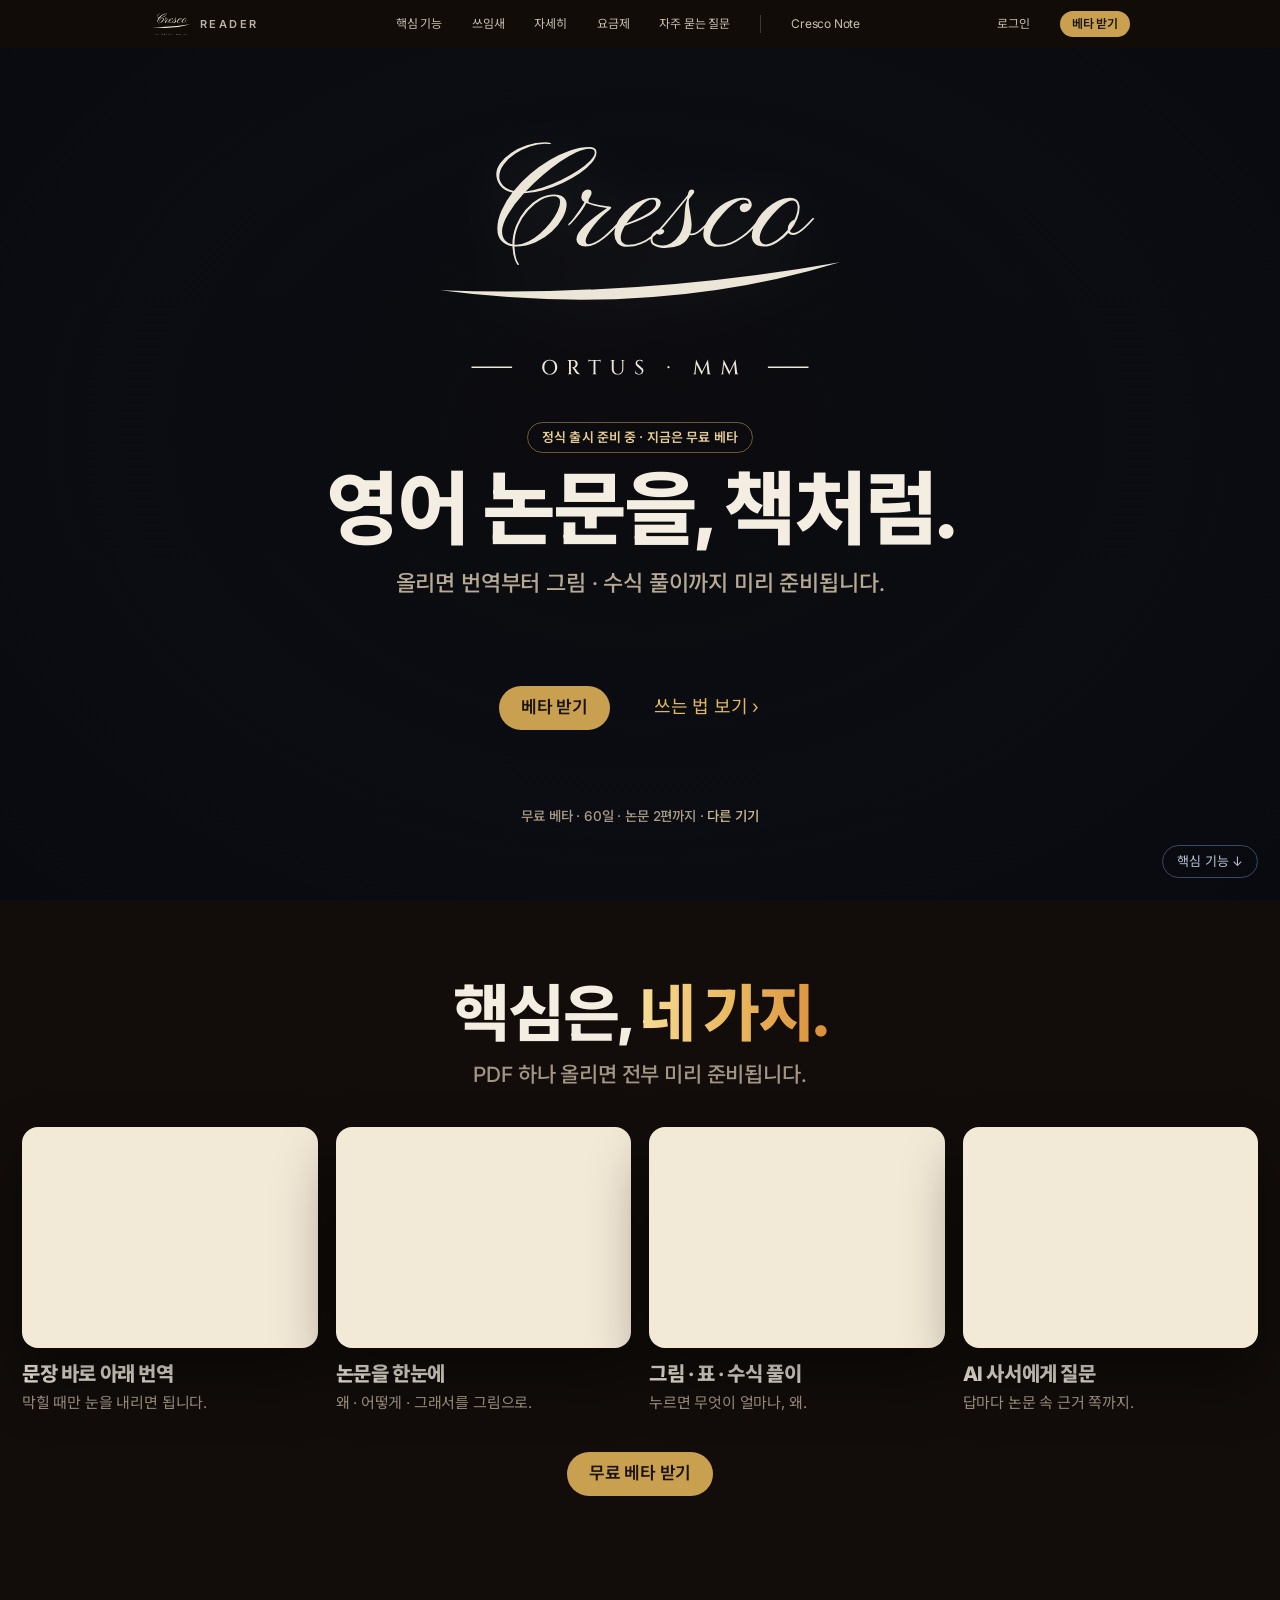
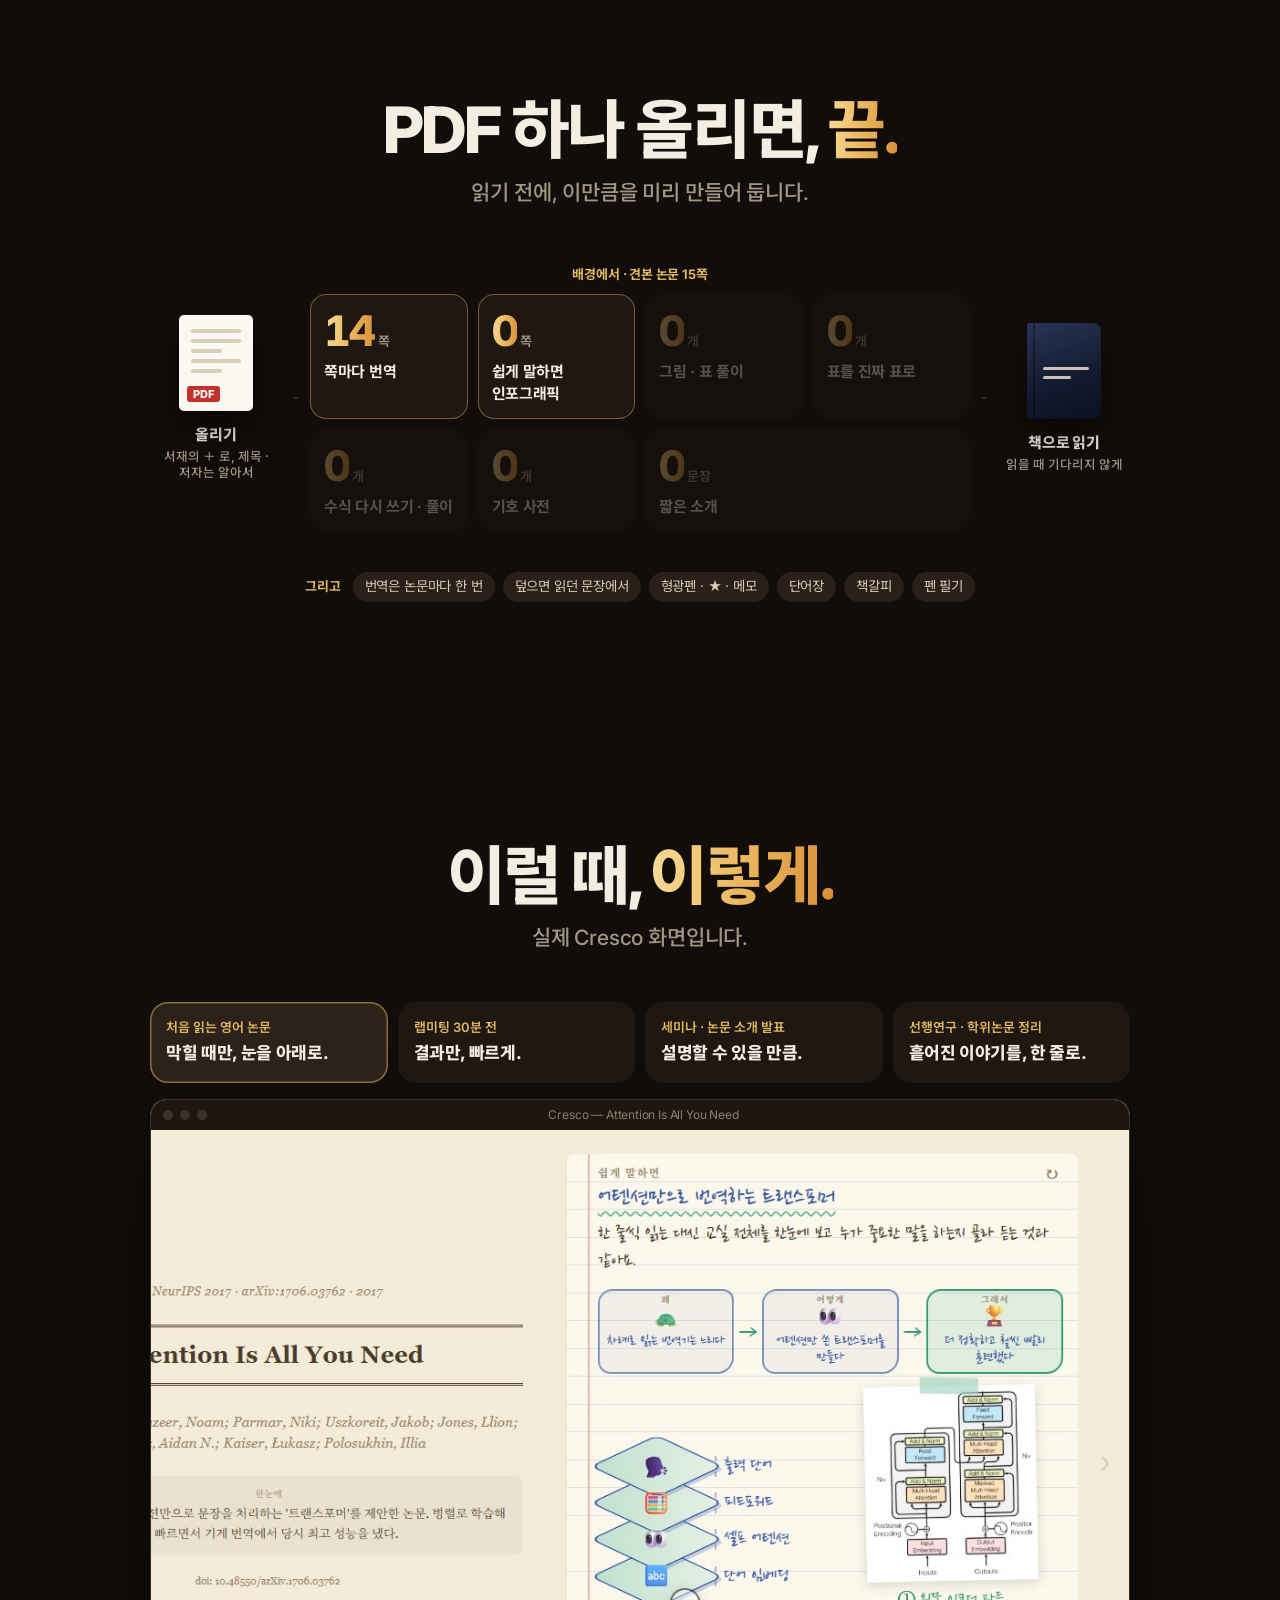
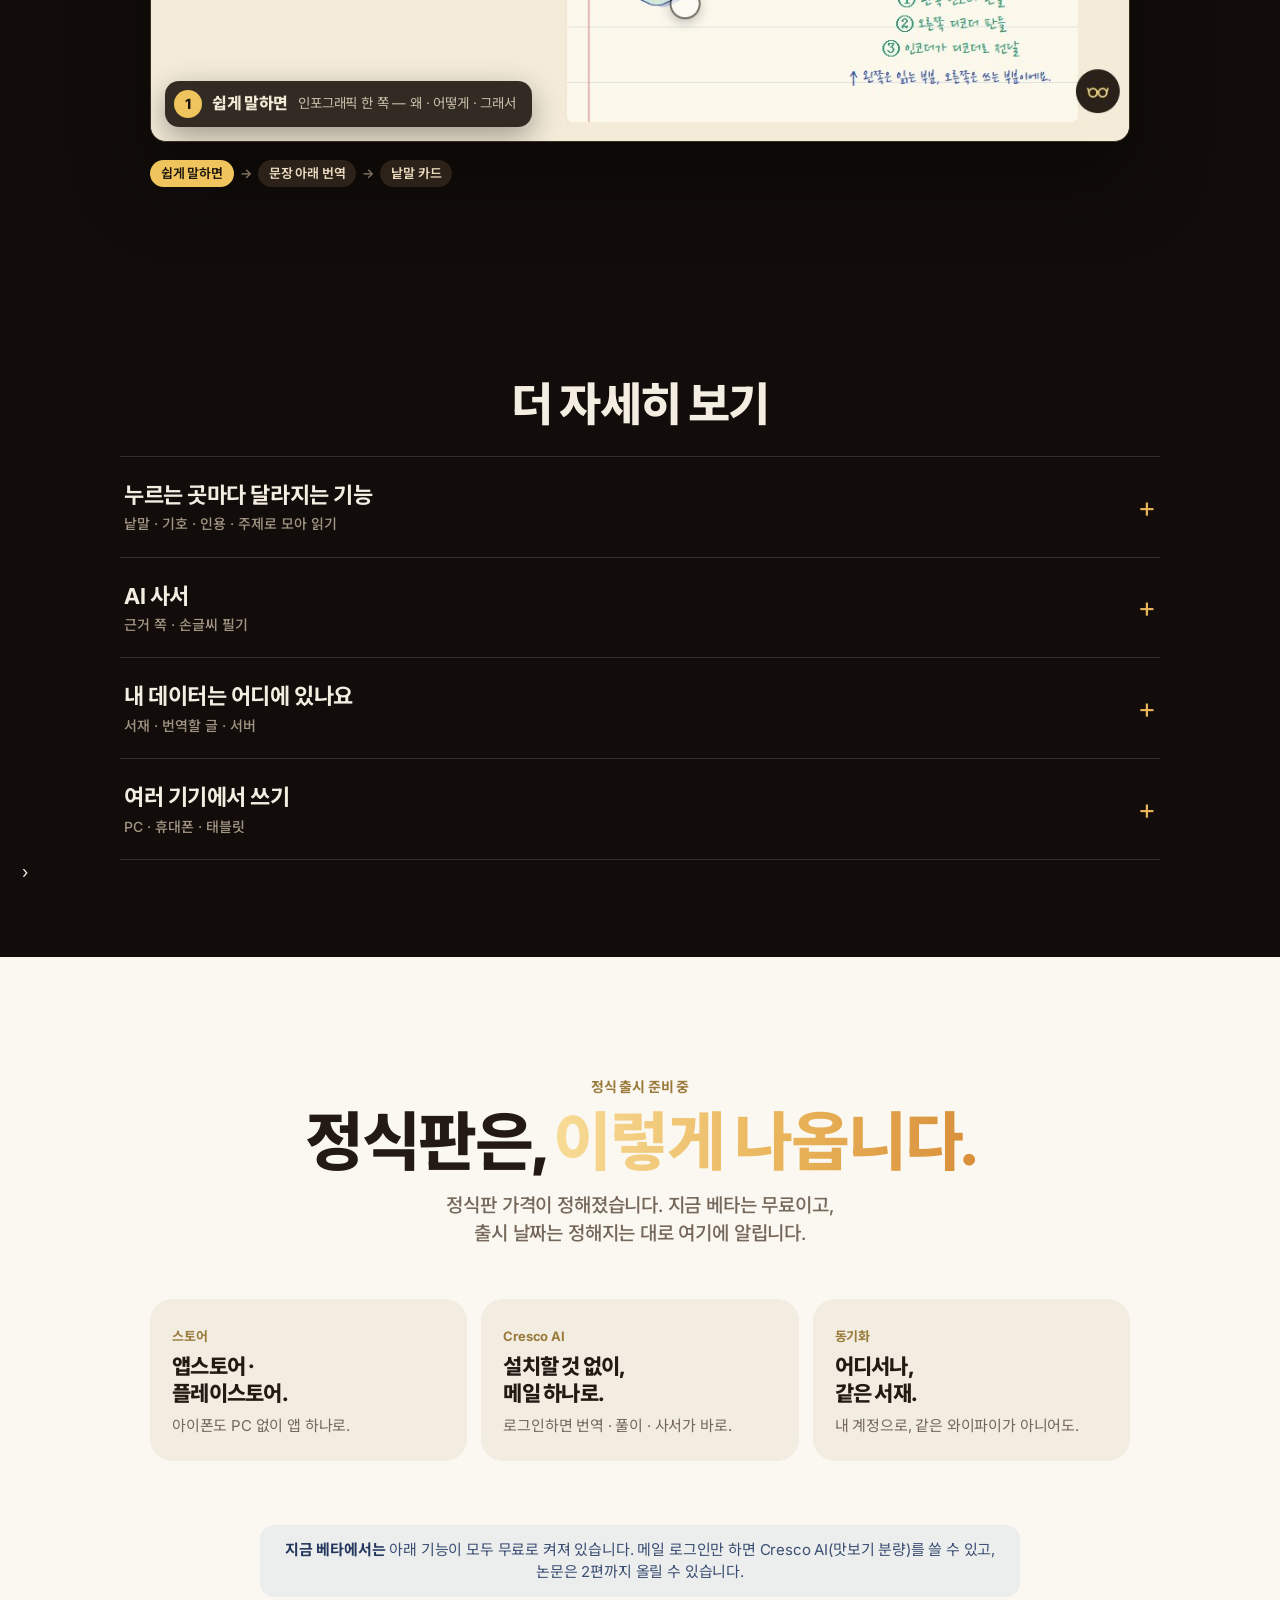
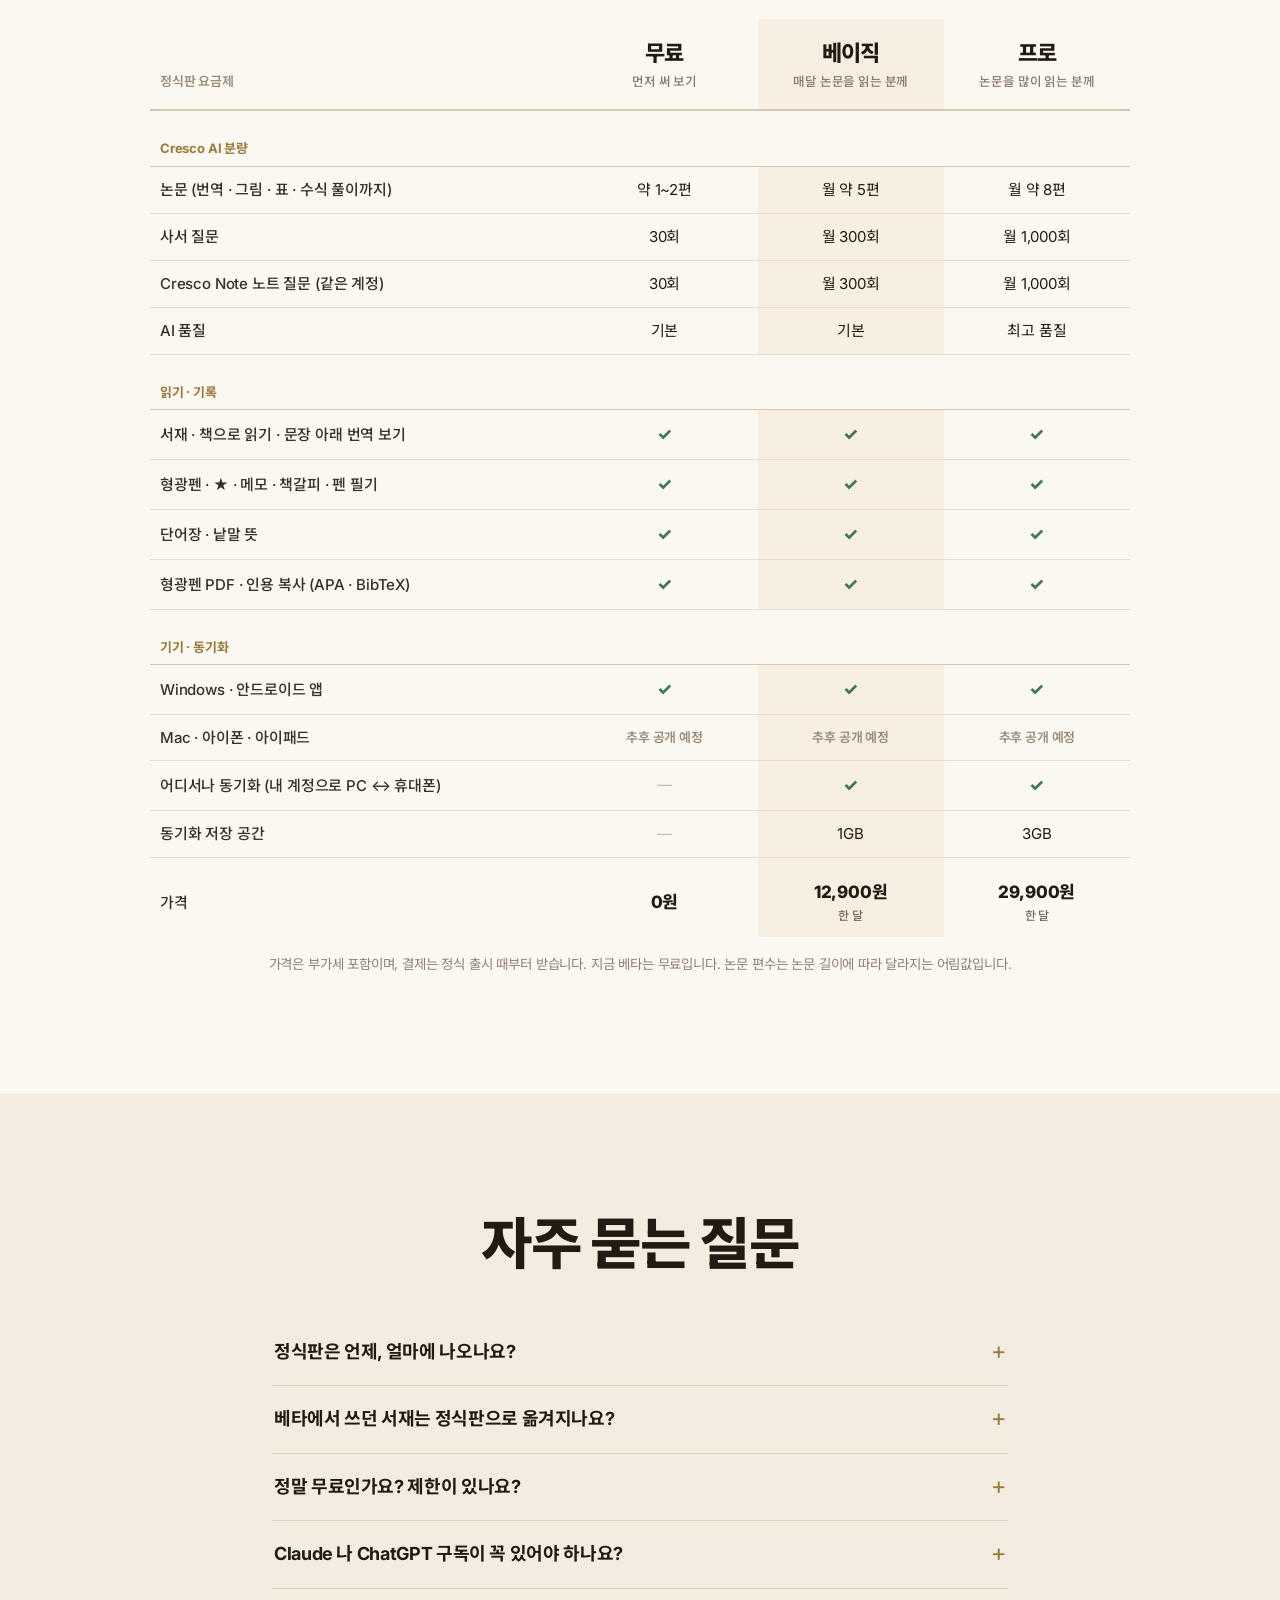
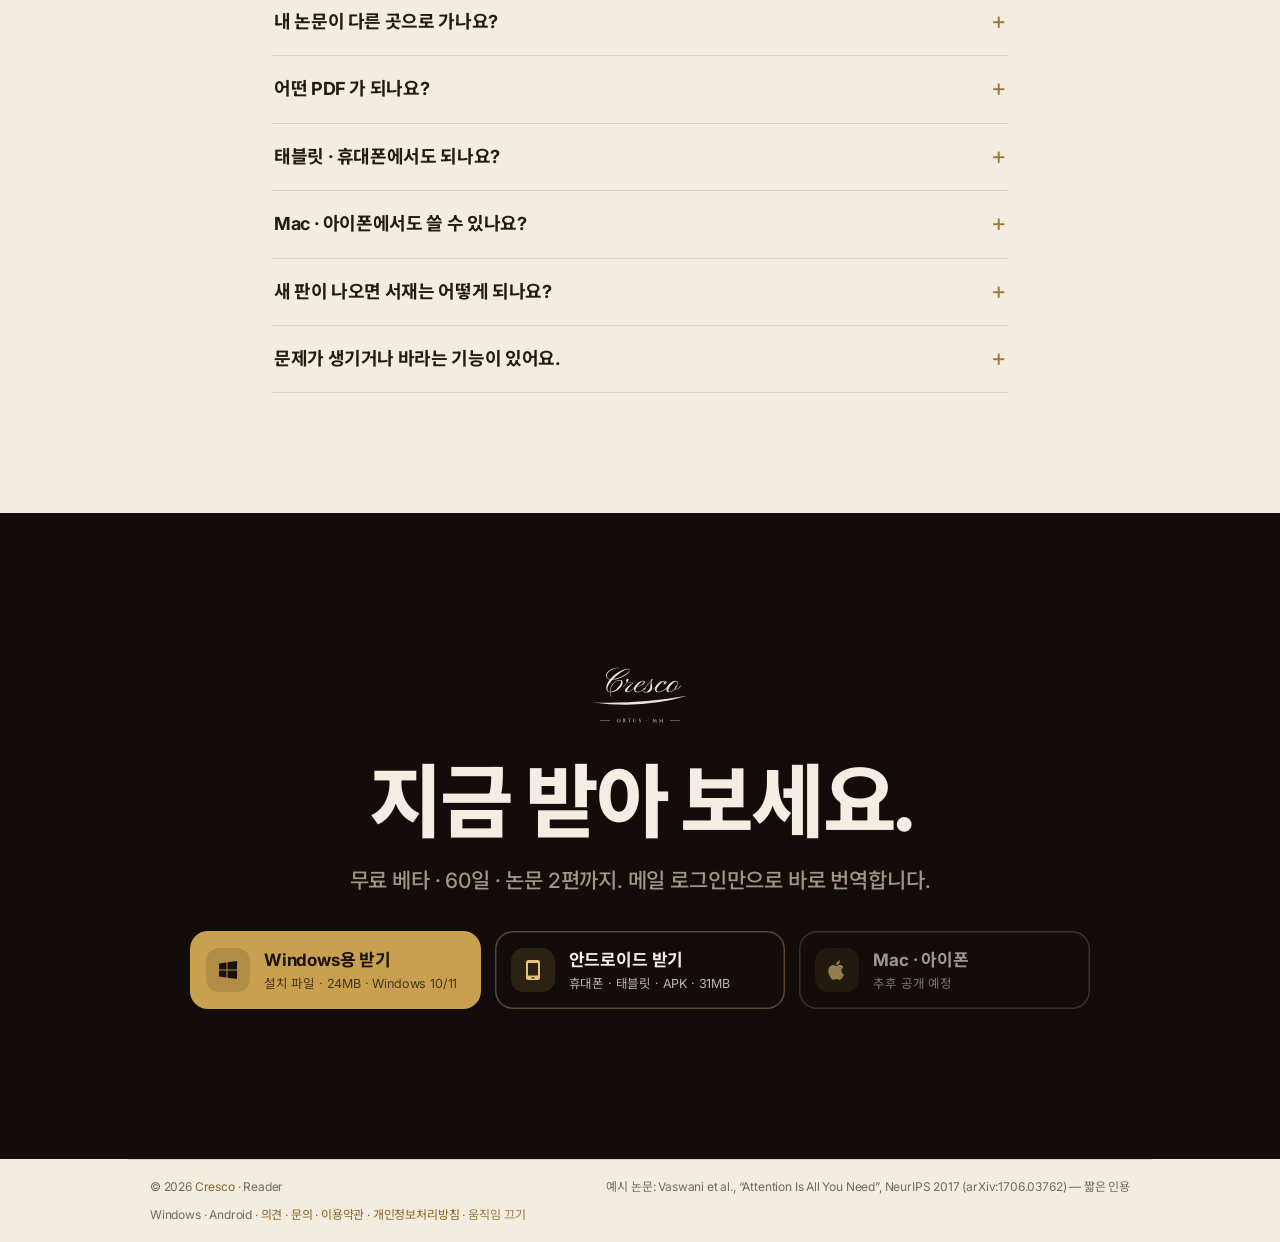
<file: reader/index.html>
<!doctype html>
<html lang="ko">
<head>
<meta charset="utf-8">
<meta name="viewport" content="width=device-width, initial-scale=1">
<title>Cresco Reader — 영어 논문을, 책처럼</title>
<meta name="description" content="영어 논문을, 책처럼. 문장 바로 아래 번역, 다섯 살도 아는 한 쪽 요약, 그림·표는 다시 그려서, 인용 번호는 눌러서.">
<link rel="icon" href="/cresco-ivory.svg">
<!-- 링크 미리보기 (카톡·텔레그램·슬랙) — 그림은 절대 주소여야 한다 -->
<meta property="og:type" content="website">
<meta property="og:site_name" content="Cresco">
<meta property="og:locale" content="ko_KR">
<meta property="og:url" content="https://cresco-reader.github.io/reader/">
<meta property="og:title" content="Cresco Reader — 영어 논문을, 책처럼">
<meta property="og:description" content="문장 바로 아래 번역, 다섯 살도 아는 한 쪽 요약, 그림·표는 다시 그려서. 메일 로그인만으로 바로. 무료 베타.">
<meta property="og:image" content="https://cresco-reader.github.io/og.png">
<meta property="og:image:width" content="1200">
<meta property="og:image:height" content="630">
<meta property="og:image:alt" content="월넛 서재 위 Cresco 로고와 '영어 논문을, 책처럼.'">
<meta name="twitter:card" content="summary_large_image">
<link rel="preconnect" href="https://fonts.googleapis.com">
<link rel="preconnect" href="https://fonts.gstatic.com" crossorigin>
<link rel="stylesheet" href="https://fonts.googleapis.com/css2?family=Inter:wght@400;500;600;700;800&family=Noto+Sans+KR:wght@400;500;600;700;800&family=Source+Serif+4:ital,wght@0,400;0,600;1,400&family=Nanum+Pen+Script&display=swap">
<style>
/* Cresco 소개 페이지 — 제품 페이지의 문법: 검정/밝은 회색 면, 큰 굵은 산세리프, 한 번에 한 문장, 가운데 제품(책).
   스크롤에 걸리는 장면은 맨 앞의 여는 장면(로고 → 책장 → 책) 하나뿐이고 「건너뛰기」가 있다 — 장면마다 걸어 두니
   스크롤이 길고 답답하다는 피드백. 나머지는 실제 화면 녹화와, 보이면 한 번 움직이는 인포그래픽이다. */
:root{
  --black:#120d0a; --gray-bg:#f2ece1; --white:#fbf8f2; --text:#f4ede1; --text-dark:#231a14; --sub:#a39584; --dim:#3d3128;
  --card:#1f1712; --blue:#c9a050; --link:#e0b860; --on-brass:#1a120c;
  --gold:linear-gradient(92deg,#f8dc97 0%,#e9b45a 55%,#d98f3a 100%);
  --paper:#f6f1e7; --ink:#1b2238; --ink-ko:#2f5da8; --mark:rgba(240,196,92,.55);
  --sans:'Inter','Noto Sans KR',-apple-system,BlinkMacSystemFont,'Apple SD Gothic Neo',system-ui,sans-serif;
  --serif:'Source Serif 4',Georgia,serif;
  --head:48px; color-scheme:dark;
}
/* 이 페이지의 바탕은 밤 서재(월넛)와 종이가 번갈아 온다 — 화면 설정과 상관없이 같다 */
@media (prefers-color-scheme:dark){:root:not([data-theme="light"]){--black:#120d0a}}
:root[data-theme="dark"]{--black:#120d0a}
*{box-sizing:border-box}
body{margin:0;background:var(--black);color:var(--text);font:17px/1.47 var(--sans);letter-spacing:-.01em;
  -webkit-font-smoothing:antialiased;word-break:keep-all;overflow-wrap:anywhere;overflow-x:clip}
a{color:var(--link);text-decoration:none}a:hover{text-decoration:underline}
:focus-visible{outline:2px solid var(--link);outline-offset:3px;border-radius:6px}
h1,h2,h3{margin:0;font-weight:700;letter-spacing:-.035em;text-wrap:balance}
p,li,dd,figcaption,summary{text-wrap:pretty}
.lead,.fine{text-wrap:balance}
.gold{background:var(--gold);-webkit-background-clip:text;background-clip:text;color:transparent}
.pillbtn{display:inline-flex;align-items:center;min-height:44px;padding:0 22px;border-radius:980px;background:var(--blue);color:var(--on-brass);
  font-size:17px;font-weight:600;text-decoration:none;transition:background .2s}
.pillbtn:hover{background:#d8b062;text-decoration:none}
.more::after{content:" ›"}

/* 전역 막대 — 얇고 반투명 */
header{position:fixed;inset:0 0 auto;z-index:30;height:var(--head);background:rgba(18,13,10,.72);backdrop-filter:saturate(180%) blur(20px);
  -webkit-backdrop-filter:saturate(180%) blur(20px)}
header .in{max-width:1024px;height:100%;margin:0 auto;padding:0 22px;display:flex;align-items:center;gap:30px;font-size:12px}
header img{height:26px;width:auto;display:block}
header nav{display:flex;gap:30px;flex:1;justify-content:center}
header nav a{color:#e9dfcf;opacity:.85}header nav a:hover{opacity:1;text-decoration:none}
header .prod{margin-left:-22px;font:600 11px/1 var(--sans);letter-spacing:.22em;text-transform:uppercase;color:#e9dfcf;opacity:.8}
header .prod:hover{opacity:1;text-decoration:none}
header nav .fam{padding-left:30px;border-left:1px solid rgba(233,223,207,.25)}
header .acct{margin-left:auto;color:#e9dfcf;opacity:.85;white-space:nowrap}header .acct:hover{opacity:1;text-decoration:none}
header .acct.me{display:inline-flex;align-items:center;gap:7px;opacity:1}header .acct.me i{display:grid;place-items:center;width:22px;height:22px;border-radius:50%;background:#e9dfcf;color:#1b1410;font-style:normal;font-weight:700;font-size:11px}
header .acct.me span{max-width:9em;overflow:hidden;text-overflow:ellipsis}[hidden]{display:none!important}
header .cta{padding:4px 12px;border-radius:980px;background:var(--blue);color:var(--on-brass);font-size:12px;font-weight:600}
header .cta:hover{text-decoration:none;background:#d8b062}
main{padding-top:var(--head)}

/* ── 장면 공통 ── */
.scene{position:relative}
.stage{position:sticky;top:var(--head);height:calc(100vh - var(--head));height:calc(100svh - var(--head));overflow:hidden}

/* 장면 1 — 앱을 켤 때와 같은 길: 밤하늘에 로고가 그려지고 → 걷히며 월넛 책장이 다가와 문이 열리고 →
   선반의 논문 한 권을 꺼내 → 표지가 열리면 e북 (번역 · 주제 · 기호) */
#s-book{height:auto}
#s-book .stage{transition:opacity .6s}
#s-book .stage.fade{opacity:0}
#s-book .stage{background:radial-gradient(ellipse at 50% 40%,#2a1d14 0%,#120d0a 70%)}
.film{position:absolute;inset:0;z-index:3;width:100%;height:100%;object-fit:cover;transform-origin:60% 44%;background:#0e0a08}
.sky{position:absolute;inset:0;z-index:4;display:flex;flex-direction:column;align-items:center;justify-content:center;padding:24px;text-align:center;
  background:radial-gradient(ellipse at 50% 45%,rgba(9,14,24,.45) 0%,rgba(9,14,24,.62) 60%,rgba(7,10,18,.82) 100%);transform-origin:50% 45%}
.sky img{width:min(440px,70vw);height:auto;clip-path:inset(0 100% 0 0);opacity:.15;filter:drop-shadow(0 0 28px rgba(236,230,216,.14));
  animation:draw 1.6s cubic-bezier(.6,.05,.25,1) .25s forwards}
@keyframes draw{55%{opacity:1}to{clip-path:inset(0 0 0 0);opacity:1}}
.sky h1{margin-top:clamp(18px,4vh,40px);font-size:clamp(40px,6.6vw,80px);line-height:1.06;font-weight:800;color:#f4ede1;opacity:0;animation:up .9s ease 1.5s forwards}
.sky p{margin:16px auto 0;max-width:620px;font-size:clamp(17px,1.8vw,22px);line-height:1.4;color:#b7aa95;font-weight:500;opacity:0;animation:up .9s ease 1.7s forwards}
.sky .acts{margin-top:24px;display:flex;gap:22px;justify-content:center;align-items:center;flex-wrap:wrap;font-size:18px;opacity:0;animation:up .9s ease 1.9s forwards}
.sky .skip{position:absolute;right:22px;bottom:22px;padding:6px 14px;border-radius:980px;border:1px solid #3a4a66;color:#b9c3d6;font-size:13px;
  opacity:0;animation:up .9s ease 2.4s forwards}
.sky .skip:hover{text-decoration:none;background:rgba(255,255,255,.06)}
@keyframes up{from{opacity:0;transform:translateY(14px)}to{opacity:1;transform:none}}
/* 월넛 책장: 선반마다 분류 이름표(황동), 표지를 앞으로 세운 논문들, 바깥으로 열리는 두 문 — 앱의 3D 서재 그대로 */
.casebox{position:absolute;left:0;top:0;width:560px;height:640px;transform-origin:0 0;perspective:1800px}
.case{position:absolute;inset:0;border-radius:10px;padding:26px 24px 30px;display:flex;flex-direction:column;gap:14px;
  background:linear-gradient(90deg,#3b2618,#5a3b25 8%,#4a301f 50%,#5a3b25 92%,#3b2618);box-shadow:0 50px 100px rgba(0,0,0,.7),inset 0 0 0 10px #3a2517}
.shelf{flex:1;position:relative;display:flex;align-items:flex-end;gap:12px;padding:0 16px 12px;border-radius:4px;
  background:linear-gradient(#1e140d,#2c1d12 70%,#3a2718);box-shadow:inset 0 10px 18px rgba(0,0,0,.55)}
.shelf::after{content:"";position:absolute;left:-8px;right:-8px;bottom:-8px;height:12px;border-radius:2px;background:linear-gradient(#7a5536,#50351f)}
.plate{position:absolute;left:50%;bottom:-24px;z-index:2;transform:translateX(-50%);padding:1px 10px;border-radius:3px;font-size:10px;font-weight:700;
  letter-spacing:.04em;color:#3b2a10;background:linear-gradient(#f0d58c,#c69b45);box-shadow:0 1px 2px rgba(0,0,0,.5);white-space:nowrap}
.cv{width:78px;height:108px;flex:0 0 auto;border-radius:2px 4px 4px 2px;padding:9px 8px;display:flex;flex-direction:column;gap:4px;
  box-shadow:0 8px 14px rgba(0,0,0,.5),inset 3px 0 4px -2px rgba(0,0,0,.4);transition:opacity .3s}
.cv i{display:block;height:4px;border-radius:2px;background:rgba(255,255,255,.75)}.cv i.s{width:60%}
.cv b{margin-top:auto;height:3px;width:40%;background:rgba(255,255,255,.45);border-radius:2px}
.cv.g{background:linear-gradient(160deg,#2f7a55,#1d5a3c)}.cv.r{background:linear-gradient(160deg,#a33a2c,#7a2419)}
.cv.n{background:linear-gradient(160deg,#2a3556,#121a30)}.cv.c{background:linear-gradient(160deg,#efe6d4,#d9cdb5)}.cv.c i,.cv.c b{background:rgba(40,30,20,.45)}
.cv.pick{background:linear-gradient(160deg,#2a3556,#121a30 60%,#0b1020);box-shadow:0 0 0 2px rgba(240,196,92,.0),0 8px 14px rgba(0,0,0,.5)}
.cv.pick img{width:26px;height:auto;margin-bottom:auto;opacity:.9}.cv.pick i{height:3px;background:rgba(244,236,216,.8)}
.casebox.hot .cv.pick{box-shadow:0 0 0 2px #f0c45c,0 0 26px rgba(240,196,92,.55)}
.door{position:absolute;top:0;bottom:0;width:50%;z-index:3;border-radius:10px;
  background:linear-gradient(90deg,#4a301f,#6a4a30 50%,#4a301f);box-shadow:inset 0 0 0 10px #3a2517,inset 0 0 0 11px #7a5536,0 20px 40px rgba(0,0,0,.4)}
.door::before{content:"";position:absolute;inset:34px 30px;border-radius:6px;background:linear-gradient(135deg,rgba(255,240,210,.10),rgba(255,240,210,.02));
  box-shadow:inset 0 0 0 2px rgba(122,85,54,.9)}
.door::after{content:"";position:absolute;top:48%;width:8px;height:34px;border-radius:4px;background:linear-gradient(#f0d58c,#a87c30)}
.door.l{left:0;transform-origin:0 50%}.door.l::after{right:16px}
.door.r{right:0;transform-origin:100% 50%}.door.r::after{left:16px}
.caps{position:absolute;inset:5vh 20px auto;height:150px;text-align:center;z-index:5;pointer-events:none;text-shadow:0 2px 18px rgba(0,0,0,.7)}
.cap{position:absolute;inset:0;opacity:0;transform:translateY(20px);transition:opacity .55s,transform .55s}
.cap.on{opacity:1;transform:none}
.cap h2{font-size:clamp(34px,5vw,56px);line-height:1.08;font-weight:800}
.cap p{margin:12px auto 0;max-width:560px;font-size:clamp(17px,1.6vw,21px);color:var(--sub);font-weight:500}
.bookbox{position:absolute;left:50%;top:50%;width:760px;height:540px;perspective:2400px;transform-origin:50% 50%}
.book{position:relative;width:380px;height:540px;transform-style:preserve-3d}
.page{position:absolute;inset:0;background:var(--paper);color:var(--ink);border-radius:4px 10px 10px 4px;padding:30px 30px 72px;
  font:15px/1.62 var(--serif);letter-spacing:0;box-shadow:0 40px 90px rgba(0,0,0,.6),inset 14px 0 18px -14px rgba(80,55,30,.35)}
.page .sec{margin:0 0 12px;font:600 11px/1 var(--sans);letter-spacing:.08em;color:#8a8070}
.en{margin:0}
.ko{margin:3px 0 10px;font:500 13px/1.55 var(--sans);letter-spacing:-.01em;color:var(--ink-ko);opacity:0}
.term{text-decoration:underline 2px transparent;text-underline-offset:3px;transition:text-decoration-color .3s}
.lit .term{text-decoration-color:#c48a22}
.hl{background-image:linear-gradient(var(--mark),var(--mark));background-repeat:no-repeat;background-size:0 100%;border-radius:3px;
  -webkit-box-decoration-break:clone;box-decoration-break:clone}
.eq{margin:14px 0 4px;text-align:center;font-size:14.5px;white-space:nowrap}
.eq small{margin-left:10px;font-size:12px;color:#8a8070}
.sym{font-style:italic;text-decoration:underline dotted 1.5px #8a8070;text-underline-offset:3px;border-radius:4px;transition:background .3s}
.tap .sym.t{background:rgba(240,196,92,.5)}
.card{position:absolute;left:22px;right:22px;bottom:68px;padding:12px 14px;background:#fff;border-radius:14px;
  box-shadow:0 12px 30px rgba(30,20,10,.18);font:500 13.5px/1.5 var(--sans);opacity:0}
.card .row{display:flex;gap:10px;align-items:baseline}
.card b{font:italic 600 18px var(--serif)}
.card .meta{display:flex;gap:16px;margin-top:6px;font-size:12px;color:#86868b}
.pill{position:absolute;left:50%;bottom:18px;transform:translateX(-50%);display:flex;align-items:center;gap:2px;padding:6px 8px 6px 14px;
  border-radius:980px;background:rgba(255,255,255,.92);box-shadow:0 6px 18px rgba(0,0,0,.16);color:var(--ink);font:600 13px var(--sans);white-space:nowrap;opacity:0}
.pill .n{color:#86868b;font-weight:500;font-variant-numeric:tabular-nums;min-width:3.4em;text-align:center}
.pill i{font-style:normal;padding:2px 7px}
.cover{position:absolute;inset:0;transform-origin:0 50%;transform-style:preserve-3d}
.cover .front,.cover .back{position:absolute;inset:0;border-radius:4px 10px 10px 4px;backface-visibility:hidden;-webkit-backface-visibility:hidden}
.cover .front{background:linear-gradient(160deg,#2a3556,#121a30 60%,#0b1020);color:#eadfc7;padding:46px 38px;display:flex;flex-direction:column;
  box-shadow:0 40px 90px rgba(0,0,0,.65),inset 10px 0 14px -8px rgba(0,0,0,.55)}
.cover .front::after{content:"";position:absolute;left:14px;top:0;bottom:0;width:2px;background:rgba(0,0,0,.28)}
.cover img{width:118px;height:auto;opacity:.92}
.cover .j{margin-top:auto;font:600 10.5px var(--sans);letter-spacing:.14em;color:#b5a57f}
.cover .t{margin-top:12px;font:600 26px/1.22 var(--serif);letter-spacing:0;color:#f4ecd8}
.cover .back{transform:rotateY(180deg);background:#efe8da;color:var(--ink);padding:46px 34px;display:flex;flex-direction:column;justify-content:center;
  box-shadow:inset -14px 0 18px -14px rgba(80,55,30,.35)}
.cover .back p{margin:0 0 10px;font:600 11px var(--sans);letter-spacing:.12em;color:#8a8070;text-transform:uppercase}
.cover .back span{padding:14px 16px;border-radius:12px;background:rgba(233,180,90,.18);font:500 14.5px/1.65 var(--sans)}

/* Cresco만의 것 — 줄마다 글(왼쪽) · 저절로 도는 작은 실연(오른쪽) */
.only > .in{max-width:1024px;margin:0 auto;padding:110px 22px}
.only .top{text-align:center;margin-bottom:48px}
.only .top h2{font-size:clamp(36px,5.4vw,64px);line-height:1.06;font-weight:800}
.only .top p{margin:14px auto 0;max-width:620px;font-size:21px;color:var(--sub);font-weight:500}
/* 누르는 곳 지도 — 실제 책 화면에 번호, 아래 열쇠. 열쇠·번호에 손을 대면 그 짝만 밝게 */
.map{margin:0 0 56px}
.map .win{margin-top:0}
.shot{position:relative}
.shot img{display:block;width:100%;height:auto}
.pin{position:absolute;left:calc(var(--x) * 100%);top:calc(var(--y) * 100%);width:30px;height:30px;margin:-15px 0 0 -15px;border-radius:50%;
  display:grid;place-items:center;background:#f0c45c;color:#1a120c;font:800 14px/1 var(--sans);
  box-shadow:0 0 0 3px rgba(251,248,242,.95),0 6px 16px rgba(40,25,10,.45);transition:transform .25s,opacity .25s}
.map.in .pin{animation:pop .5s cubic-bezier(.3,1.6,.5,1) calc(.4s + var(--i) * .13s) backwards}
@keyframes pop{from{transform:scale(0)}to{transform:scale(1)}}
.keys{list-style:none;margin:18px 0 0;padding:0;display:grid;grid-template-columns:repeat(4,minmax(0,1fr));gap:8px 18px;text-align:left}
.keys li{position:relative;padding:6px 0 6px 38px;font-size:14px;line-height:1.4;color:var(--sub);cursor:default;transition:color .2s}
.keys li::before{content:attr(data-k);position:absolute;left:0;top:6px;width:26px;height:26px;border-radius:50%;display:grid;place-items:center;
  background:#2d221a;color:#e0b860;font:800 13px/1 var(--sans);transition:background .2s,color .2s}
.keys b{display:block;font-size:15.5px;font-weight:800;letter-spacing:-.02em;color:var(--text)}
.map.focus .pin{opacity:0}   /* 누른 화면(팝업)에서는 그 번호만 — 다른 번호는 팝업을 가렸다 */
.map.focus .pin.on{opacity:1;transform:scale(1.25)}
.map .shot img.sw{animation:mapin .3s ease}
@keyframes mapin{from{opacity:.6}}
.keys li{cursor:pointer}
.keys li.on{color:#e9dfcf}.keys li.on::before{background:#f0c45c;color:#1a120c}
html.still .pin{animation:none!important}
/* 기능 — 같은 녹화의 한 구간을 확대해 되풀이하는 영상 타일. 높이 = 1.2w 라 늘 4:3 */
.clips{display:grid;grid-template-columns:repeat(3,minmax(0,1fr));gap:18px}
.clip{margin:0}
.clip .clipv{position:relative;aspect-ratio:4/3;overflow:hidden;border-radius:16px;background:#f3e9d7;box-shadow:0 30px 60px rgba(0,0,0,.45);cursor:zoom-in}
.clip video{position:absolute;left:calc(var(--x) / var(--w) * -100%);top:calc(var(--y) / var(--w) * -83.333%);width:calc(100% / var(--w));height:auto}
.clip figcaption{margin-top:12px;font-size:15px;color:var(--sub)}
.clip figcaption b{display:block;margin-bottom:2px;font-size:19px;font-weight:800;letter-spacing:-.02em;color:var(--text)}
/* 쓰는 법 아래 — 나머지 기능은 한 줄 칩 */
.extras{margin:6px 0 0;display:flex;flex-wrap:wrap;justify-content:center;align-items:center;gap:8px;max-width:760px}
.extras b{font-size:13px;font-weight:700;color:#e0b860;margin-right:4px}
.extras span{padding:5px 12px;border-radius:999px;background:#2a2019;color:#d9ccb6;font-size:13.5px}
.rise{opacity:0;transform:translateY(30px);transition:opacity .9s ease,transform .9s cubic-bezier(.2,.7,.2,1)}
.rise.in{opacity:1;transform:none}

/* 쓰는 법 — PDF → 배경에서 미리 만드는 여섯 가지(견본의 실제 수) → 책. 보이면 하나씩 켜지며 수가 오른다 */
.prep > .in{max-width:1024px;margin:0 auto;padding:120px 22px;display:flex;flex-direction:column;align-items:center;text-align:center}
.prep h2{font-size:clamp(36px,5.4vw,64px);line-height:1.06;font-weight:800}
.prep .lead{margin:14px auto 0;max-width:620px;font-size:21px;color:var(--sub);font-weight:500}
.flow{width:100%;margin:56px 0 34px;display:grid;grid-template-columns:132px minmax(28px,1fr) minmax(0,680px) minmax(28px,1fr) 132px;align-items:center}
.flow .end{display:flex;flex-direction:column;align-items:center;gap:14px}
.flow .end span{font-size:15px;font-weight:800;letter-spacing:-.02em;color:var(--text);line-height:1.3}
.flow .end small{display:block;margin-top:4px;font-size:12.5px;font-weight:500;letter-spacing:0;color:var(--sub)}
.doc,.bk{position:relative;width:74px;height:96px;display:flex;flex-direction:column;gap:6px;padding:14px 12px;box-shadow:0 18px 36px rgba(0,0,0,.5)}
.doc{border-radius:5px;background:#fbf8f2}
.doc i{height:4px;border-radius:2px;background:#d8cdbb}.doc i.s{width:62%}
.doc b{position:absolute;left:8px;bottom:9px;padding:1px 6px;border-radius:3px;background:#c4302b;color:#fff;font:800 11px var(--sans)}
.bk{border-radius:3px 8px 8px 3px;padding:44px 12px 0 16px;background:linear-gradient(160deg,#2a3556,#121a30 60%,#0b1020);transition:box-shadow .6s}
.bk::before{content:"";position:absolute;left:6px;top:0;bottom:0;width:2px;background:rgba(0,0,0,.35)}
.bk i{height:3px;border-radius:2px;background:rgba(244,236,216,.8)}.bk i.s{width:60%}
.flow.done .bk{box-shadow:0 0 0 2px #f0c45c,0 0 34px rgba(240,196,92,.45),0 18px 36px rgba(0,0,0,.5)}
.wire{position:relative;height:2px;margin:0 12px;background:#3a2d23}
.wire i{position:absolute;left:0;top:-3px;width:8px;height:8px;border-radius:50%;background:#f0c45c;box-shadow:0 0 12px #f0c45c;opacity:0}
.flow.go .wire i{animation:run 1.2s ease-in-out infinite}
.flow.go .wire + .mid + .wire i{animation-delay:.6s}
.flow.done .wire i{animation:none;opacity:0}
.flow.done .wire{background:linear-gradient(90deg,#8a6a30,#f0c45c)}
@keyframes run{0%{left:0;opacity:0}20%,80%{opacity:1}100%{left:calc(100% - 8px);opacity:0}}
@keyframes runv{0%{top:0;opacity:0}20%,80%{opacity:1}100%{top:calc(100% - 8px);opacity:0}}
.mid .k{display:block;margin-bottom:10px;font-size:13px;font-weight:700;color:#e0b860}
.outs{list-style:none;margin:0;padding:0;display:grid;grid-template-columns:repeat(4,minmax(0,1fr));gap:10px}
/* 칸 수가 줄 수에 안 맞으면 마지막 칸을 넓혀 줄을 채운다 (4칸에 일곱 · 2칸에 홀수) */
.outs li:last-child:nth-child(4n+3){grid-column:span 2}
.outs li{padding:16px 14px 14px;border-radius:16px;background:var(--card);text-align:left;opacity:.3;transition:opacity .45s,box-shadow .45s}
.outs li.on{opacity:1;box-shadow:inset 0 0 0 1px rgba(201,160,80,.5)}
.outs b{font-size:42px;line-height:1;font-weight:800;letter-spacing:-.04em;font-variant-numeric:tabular-nums;
  background:var(--gold);-webkit-background-clip:text;background-clip:text;color:transparent}
.outs small{margin-left:3px;font-size:13px;font-weight:600;color:var(--sub)}
.outs span{display:block;margin-top:8px;font-size:15px;font-weight:700;letter-spacing:-.02em;color:var(--text)}

/* 내 컴퓨터에서 · 베타 */
.statement{text-align:center;padding:150px 22px}
.statement h2{font-size:clamp(40px,6.4vw,80px);line-height:1.05;font-weight:800}
.statement p{margin:22px auto 0;max-width:640px;color:var(--sub);font-size:21px;font-weight:500}
.statement.light{background:var(--gray-bg);color:var(--text-dark)}
.statement.light p{color:#75685a}
.beta img{height:64px;width:auto;margin-bottom:26px}
.beta .acts{margin-top:30px;display:flex;gap:22px;justify-content:center;align-items:center;flex-wrap:wrap;font-size:19px}
/* 받기 단추 셋 — 같은 폭 · 같은 높이, 아이콘은 같은 크기의 칸 안에 (이 기기 것이 맨 앞 · 진하게) */
.dl{margin:34px auto 0;max-width:900px;display:grid;grid-template-columns:repeat(3,minmax(0,1fr));gap:14px}
.dlbtn{display:flex;align-items:center;gap:14px;min-height:78px;padding:14px 20px 14px 16px;border-radius:18px;background:var(--blue);color:var(--on-brass);
  text-align:left;text-decoration:none;transition:background .2s,transform .2s}
.dlbtn:hover{background:#d8b062;text-decoration:none;transform:translateY(-1px)}
.dlbtn + .dlbtn{background:transparent;color:var(--text);box-shadow:inset 0 0 0 1.5px #5a4636}
.dlbtn + .dlbtn:hover{background:rgba(201,160,80,.12)}
.dlbtn .ic{flex:none;width:44px;height:44px;border-radius:13px;display:grid;place-items:center;background:rgba(26,18,12,.13)}
.dlbtn + .dlbtn .ic{background:rgba(201,160,80,.14);color:#e6c47a}
.dlbtn svg{display:block;width:24px;height:24px}
.dlbtn b{display:block;font-size:17px;font-weight:700}
.dlbtn small{display:block;margin-top:2px;font-size:12.5px;opacity:.75}
.dl-note{margin-top:22px!important;font-size:14px!important}
.dlbtn.later,.dlbtn.later:hover{background:transparent;transform:none;cursor:default;opacity:.62}
/* 첫 화면의 받기 단추 아래 — 베타 조건을 단추 곁에 (받고 나서 알게 되지 않게) */
.sky .terms{margin:14px 0 0;font-size:13.5px;color:#a89a85;opacity:0;animation:up .9s ease 2.1s forwards}
.sky .terms a{color:#cdb98f}

/* 쓰임새 — 상황마다 어떤 기능을 차례로 쓰는지 (.path 의 화살표가 실제 순서) */
.uses > .in{max-width:1024px;margin:0 auto;padding:120px 22px}
.uses h2{font-size:clamp(36px,5.4vw,64px);line-height:1.06;font-weight:800;text-align:center}
.uses .lead{margin:14px auto 0;max-width:620px;text-align:center;font-size:21px;color:var(--sub);font-weight:500}
.player{margin-top:48px}
.tabs{display:grid;grid-template-columns:repeat(4,minmax(0,1fr));gap:10px}
.tab{position:relative;overflow:hidden;display:flex;flex-direction:column;gap:6px;padding:16px 16px 18px;border:0;border-radius:18px;background:var(--card);
  color:var(--text);font:inherit;text-align:left;cursor:pointer;transition:background .25s,box-shadow .25s}
.tab:hover{background:#271d16}
.tab .when{font-size:13px;font-weight:600;color:#e0b860}
.tab b{font-size:17px;line-height:1.25;font-weight:800;letter-spacing:-.02em}
.tab .prog{position:absolute;left:0;bottom:0;height:3px;width:0;background:var(--blue)}
.tab[aria-selected="true"]{background:#2d221a;box-shadow:inset 0 0 0 1.5px rgba(201,160,80,.6)}
.tab .more{display:none}
/* 앱 창 모양의 액자 — 녹화가 '실제 화면'임이 보이게 */
.win{margin-top:16px;border-radius:16px;overflow:hidden;background:#f3e9d7;border:1px solid #3a2d23;box-shadow:0 40px 80px rgba(0,0,0,.45)}
.win .tb{height:30px;display:flex;align-items:center;gap:7px;padding:0 12px;background:#1d1611;font-size:12px;color:#8d7f6c}
.win .tb i{width:10px;height:10px;border-radius:50%;background:#3d3128}
.win .tb span{flex:1;text-align:center;margin-right:44px;white-space:nowrap;overflow:hidden;text-overflow:ellipsis}
.win video{display:block;width:100%;height:auto;aspect-ratio:16/10;background:#f3e9d7;cursor:zoom-in}
/* 쓰임새 영상: 단계마다 그 기능이 있는 자리로 다가가고(확대) 단계 이름표를 띄운다 */
.vbox{position:relative;overflow:hidden}
.vbox video{transform-origin:50% 50%;transition:transform .8s cubic-bezier(.22,.8,.2,1)}
.use-cap{position:absolute;left:14px;bottom:14px;display:flex;align-items:center;gap:10px;max-width:calc(100% - 28px);padding:9px 16px 9px 9px;
  border-radius:14px;background:rgba(22,16,11,.88);color:#f4ead8;box-shadow:0 10px 30px rgba(0,0,0,.35);opacity:0;transform:translateY(10px);pointer-events:none}
.use-cap.show{animation:capin .45s cubic-bezier(.2,.8,.2,1) forwards}
@keyframes capin{to{opacity:1;transform:none}}
.use-cap b{flex:none;width:28px;height:28px;border-radius:50%;display:grid;place-items:center;background:#f0c45c;color:#1a120c;font-size:14px;font-weight:800}
.use-cap span{font-weight:800;font-size:16px;letter-spacing:-.02em;white-space:nowrap}
.use-cap small{color:#cbbfa9;font-size:13.5px;overflow:hidden;text-overflow:ellipsis;white-space:nowrap}
.path span.now{background:#f0c45c;color:#1a120c}
html.still .use-cap{opacity:1;transform:none;animation:none}
html.still .vbox video{transition:none}
.use-desc{margin-top:18px;display:flex;gap:16px 24px;align-items:flex-start;justify-content:space-between;flex-wrap:wrap}
.use-desc .d{flex:1 1 380px;margin:0;color:var(--sub);font-size:16px}
.path{display:flex;flex-wrap:wrap;align-items:center;gap:6px;font-size:13px;font-weight:600;color:#ecdcc0}
.path span{padding:4px 11px;border-radius:999px;background:#2d221a}
.path i{font-style:normal;color:#8a7a66}

/* AI 사서 — 정식판 기준 소개, 지금 베타는 작게 */
.ai-sec{background:var(--gray-bg);color:var(--text-dark)}
.ai-sec > .in{max-width:1024px;margin:0 auto;padding:120px 22px}
.ai-top{text-align:center}
.ai-sec .eyebrow{display:block;font-size:14px;font-weight:700;color:#9a7b3c}
.ai-sec h2{margin-top:10px;font-size:clamp(36px,5.4vw,64px);line-height:1.06;font-weight:800}
.ai-top p{margin:16px auto 0;max-width:660px;color:#75685a;font-size:19px;font-weight:500}
.ai-sec .win{margin-top:44px;border-color:#d9ccb6;box-shadow:0 40px 80px rgba(60,40,20,.22)}
.ai-pts{margin:22px 0 0;display:flex;flex-wrap:wrap;justify-content:center;gap:8px}
.ai-pts span{padding:6px 14px;border-radius:999px;background:var(--white);font-size:14.5px;font-weight:600;color:#4a3d31}
.beta-note{margin:26px auto 0;text-align:center;font-size:13.5px;color:#8f8272}
.beta-note a{color:#8a6420;text-decoration:underline}

/* 내 데이터 — 무엇이 어디까지 가는지 세 칸 */
.where{max-width:1000px;margin:56px auto 0;display:grid;grid-template-columns:minmax(0,1.15fr) 56px minmax(0,1fr) minmax(0,1fr);gap:12px;align-items:stretch;text-align:left}
.where .box{background:var(--white);border-radius:22px;padding:22px 20px;display:flex;flex-direction:column;gap:8px;box-shadow:0 1px 0 rgba(60,40,20,.06)}
.where .box h3{font-size:19px;font-weight:800;letter-spacing:-.02em}
.where .box p{margin:0!important;max-width:none!important;font-size:14.5px!important;line-height:1.5;color:#75685a}
.where .box .tag{align-self:flex-start;margin-top:auto;padding:3px 10px;border-radius:999px;font-size:12px;font-weight:700}
.where .home{box-shadow:inset 0 0 0 2px var(--blue)}
.where .home .tag{background:var(--blue);color:var(--on-brass)}
.where .ai .tag{background:rgba(47,93,168,.12);color:#2f5da8}
.where .dev{background:transparent;box-shadow:inset 0 0 0 1.5px #d6c9b3}
.where .dev .tag{background:#e9e0d0;color:#6e6152}
.where .arrow{display:flex;flex-direction:column;align-items:center;justify-content:center;gap:6px;color:#9a7b3c;font-size:12px;font-weight:600;text-align:center}
.where .arrow b{font-size:26px;line-height:1}
.fine{margin:20px auto 0!important;max-width:760px!important;font-size:13.5px!important;color:#8f8272!important}

/* 자주 묻는 질문 */
.faq{background:var(--gray-bg);color:var(--text-dark)}
.faq > .in{max-width:780px;margin:0 auto;padding:120px 22px}
.faq h2{font-size:clamp(34px,5vw,56px);line-height:1.08;font-weight:800;text-align:center;margin-bottom:44px}
.faq details{border-bottom:1px solid #ddd2bf}
.faq summary{cursor:pointer;list-style:none;display:flex;justify-content:space-between;gap:16px;padding:20px 2px;font-size:18px;font-weight:700;letter-spacing:-.02em}
.faq summary::-webkit-details-marker{display:none}
.faq summary::after{content:"+";flex:none;font-size:24px;line-height:1;font-weight:400;color:#9a7b3c;transition:transform .2s}
.faq details[open] summary::after{transform:rotate(45deg)}
.faq details p{margin:0 2px 20px;color:#6e6152;font-size:16px}
.faq details p a{color:#8a6420;text-decoration:underline}

/* 첫 화면 — 정식 출시 전이라는 표시 */
.sky .pre{margin-top:clamp(14px,3vh,28px);padding:5px 14px;border-radius:980px;border:1px solid rgba(224,184,96,.45);color:#e6cd94;font-size:13px;
  font-weight:600;letter-spacing:.01em;opacity:0;animation:up .9s ease 1.35s forwards}
.sky .pre:hover{text-decoration:none;background:rgba(224,184,96,.1)}
.sky .pre + h1{margin-top:14px}

/* 정식 출시 · 요금제 — 계획(안). 표의 묶음 줄(.grp)이 기능의 갈래, 베이직 칸은 옅게 칠한다 */
.plans{background:var(--white);color:var(--text-dark)}
.plans > .in{max-width:1024px;margin:0 auto;padding:120px 22px}
.plans .eyebrow{display:block;text-align:center;font-size:14px;font-weight:700;color:#9a7b3c}
.plans h2{margin-top:10px;font-size:clamp(36px,5.4vw,64px);line-height:1.06;font-weight:800;text-align:center}
.plans .lead{margin:16px auto 0;max-width:660px;text-align:center;font-size:19px;color:#75685a;font-weight:500}
.soon{margin-top:52px;display:grid;grid-template-columns:repeat(3,minmax(0,1fr));gap:14px}
.soon > div{background:var(--gray-bg);border-radius:22px;padding:24px 22px}
.soon .k{font-size:13px;font-weight:700;color:#9a7b3c}
.soon h3{margin-top:6px;font-size:21px;line-height:1.25;font-weight:800}
.soon p{margin:8px 0 0;color:#75685a;font-size:15px}
.nowbeta{margin:64px auto 0;max-width:760px;padding:14px 18px;border-radius:14px;background:rgba(47,93,168,.07);color:#3b4f73;font-size:15px;text-align:center}
.nowbeta b{color:#24385e}
.cmp-wrap{margin-top:22px}
table.cmp{width:100%;border-collapse:collapse;font-size:15px;table-layout:fixed}
.cmp col.f{width:43%}
.cmp th,.cmp td{padding:12px 10px;text-align:center;border-bottom:1px solid #e9e0d0;vertical-align:middle}
.cmp td:nth-child(3),.cmp thead th:nth-child(3){background:rgba(201,160,80,.10)}
.cmp thead th{vertical-align:bottom;padding:18px 10px;border-bottom:2px solid #d6c9b3}
.cmp thead th:first-child{text-align:left;font-size:13px;font-weight:600;color:#9a8b78}
.cmp thead b{display:block;font-size:22px;font-weight:800;letter-spacing:-.03em}
.cmp thead small{display:block;margin-top:5px;font-size:12.5px;font-weight:500;color:#86786a;line-height:1.35}
.cmp tbody th{text-align:left;font-weight:500;color:#3a2f26;line-height:1.4}
.cmp .grp th{padding:28px 10px 8px;font-size:13px;font-weight:700;color:#9a7b3c;border-bottom:1.5px solid #d6c9b3}
.cmp .grp th small{font-weight:500;color:#a8987f}
.cmp .y{color:#3f7a4f;font-weight:800;font-size:17px}
.cmp .n{color:#c9bba4}
.cmp .t{font-size:13px;font-weight:600;color:#9a8b78}
.cmp .s{font-size:13.5px;font-weight:600;color:#5b4f43}
.cmp .price td,.cmp .price th{border-bottom:0;padding-top:22px}
.cmp .price td{font-size:17px;font-weight:800;white-space:nowrap}
.cmp .price small{display:block;margin-top:2px;font-size:12px;font-weight:500;color:#75685a}
.plans .fine{text-align:center;margin-top:18px!important}

footer a{color:#8a6420}
footer{background:var(--gray-bg);color:#75685a;font-size:12px}
footer .motion{border:0;background:none;padding:0;font:inherit;color:#9a7b3c;cursor:pointer}footer .motion:hover{text-decoration:underline}
footer .in{max-width:1024px;margin:0 auto;padding:18px 22px;display:flex;flex-wrap:wrap;gap:10px;justify-content:space-between;border-top:1px solid #ddd2bf}

@media (max-width:1000px){
  .where{grid-template-columns:minmax(0,1fr) 44px minmax(0,1fr)}.where .dev{grid-column:1 / -1}}
@media (max-width:860px){.tabs{grid-template-columns:repeat(2,minmax(0,1fr))}.clips{grid-template-columns:repeat(2,minmax(0,1fr))}
  .keys{grid-template-columns:repeat(2,minmax(0,1fr))}
  .dl{grid-template-columns:1fr;max-width:380px}}
/* 휴대폰 */
@media (max-width:760px){
  header nav{display:none}
  header .in{justify-content:space-between}
  .sky .acts{font-size:16px}
  .caps{top:3vh;height:120px}
  .statement{padding:110px 22px}
  .only > .in{padding:90px 16px}
  .clips{display:flex;overflow-x:auto;scroll-snap-type:x mandatory;margin:0 -16px;padding:0 16px 6px;scrollbar-width:none}
  .clip{flex:0 0 84%;scroll-snap-align:start}
  .pin{width:22px;height:22px;margin:-11px 0 0 -11px;font-size:11.5px;box-shadow:0 0 0 2px rgba(251,248,242,.95),0 4px 10px rgba(40,25,10,.45)}
  .keys{gap:4px 12px}.keys li{padding-left:32px;font-size:13px}.keys li::before{width:22px;height:22px;font-size:11.5px}.keys b{font-size:14.5px}
  .sky .skip{right:50%;transform:translateX(50%);bottom:28px}
  .uses > .in,.faq > .in,.ai-sec > .in{padding:90px 16px}
  .tabs{display:flex;overflow-x:auto;scroll-snap-type:x mandatory;margin:0 -16px;padding:0 16px 4px;scrollbar-width:none}
  .tab{flex:0 0 68%;scroll-snap-align:start;padding:13px 14px 15px}.tab b{font-size:15.5px}
  .win{border-radius:12px}.win .tb{height:24px}
  .use-cap{left:8px;bottom:8px;gap:7px;padding:6px 11px 6px 6px;border-radius:11px}.use-cap span{font-size:13.5px}.use-cap small{display:none}
  .use-cap b{width:22px;height:22px;font-size:12px}
  .where{grid-template-columns:1fr}.where .arrow{flex-direction:row;padding:2px 0}.where .arrow b{transform:rotate(90deg)}
  .faq summary{font-size:17px}
  .prep > .in{padding:90px 16px}
  .flow{grid-template-columns:1fr;justify-items:center;margin:40px 0 28px}
  .wire{width:2px;height:34px;margin:12px 0}.wire i{left:-3px;top:0}
  .flow.go .wire i{animation-name:runv}.flow.done .wire{background:linear-gradient(#8a6a30,#f0c45c)}
  .mid{width:100%}.outs{grid-template-columns:repeat(2,minmax(0,1fr))}.outs b{font-size:36px}
  .outs li:last-child:nth-child(4n+3){grid-column:auto}.outs li:last-child:nth-child(odd){grid-column:span 2}
  .plans > .in{padding:90px 16px}.soon{grid-template-columns:1fr}
  table.cmp{font-size:13px}.cmp col.f{width:50%}
  .cmp th,.cmp td{padding:10px 4px}.cmp thead th{padding:14px 4px}
  .cmp thead b{font-size:16px}.cmp thead small{font-size:11px}
  .cmp .s{font-size:12px}.cmp .price td{font-size:14px}
}
/* 움직임 줄이기: 걸어 두지 않고 끝 모습으로 */
html.still .scene{height:auto!important}
html.still .sky *{animation:none!important;opacity:1!important;clip-path:none!important}
html.still .stage{position:relative;top:0;height:auto;min-height:100svh;overflow:visible}
/* 핵심 네 가지 · 접어 둔 자세한 기능 */
.core{padding:clamp(64px,9vh,110px) 0 clamp(44px,7vh,84px)}
.core>.in{max-width:1280px;margin:0 auto;padding:0 22px}
.core h2{font-size:clamp(36px,5vw,62px);line-height:1.08;font-weight:800;text-align:center}
.core .lead{margin:12px 0 36px;text-align:center;color:var(--sub);font-size:clamp(17px,1.7vw,21px);font-weight:500}
.core .clips{grid-template-columns:repeat(4,minmax(0,1fr));gap:18px}
.core .clip figcaption{font-size:15px}
.core .clip figcaption b{font-size:20px}
.core .go{margin-top:38px;text-align:center}
@media (max-width:1000px){.core .clips{grid-template-columns:repeat(2,minmax(0,1fr))}}
@media (max-width:860px){.core .clips{display:grid;overflow:visible;margin:0;padding:0}.core .clip{flex:none}}   /* 휴대폰도 넷을 한눈에 — 옆으로 밀어야 보이면 놓친다 */
@media (max-width:520px){.core .clips{gap:14px 12px}.core .clip figcaption{font-size:13.5px}.core .clip figcaption b{font-size:16px}}
.more{padding:clamp(56px,8vh,100px) 22px}
.more>.in{max-width:1040px;margin:0 auto}
.more>.in>h2{margin-bottom:26px;font-size:clamp(30px,4vw,46px);line-height:1.1;font-weight:800;text-align:center}
.more-item{border-top:1px solid rgba(255,255,255,.14)}
.more-item:last-child{border-bottom:1px solid rgba(255,255,255,.14)}
.more-item>summary{display:flex;align-items:center;justify-content:space-between;gap:16px;padding:22px 4px;cursor:pointer;list-style:none;font-size:clamp(18px,2vw,22px);font-weight:700;letter-spacing:-.02em}
.more-item>summary::-webkit-details-marker{display:none}
.more-item>summary small{display:block;margin-top:3px;color:var(--sub);font-size:14px;font-weight:500;letter-spacing:0}
.more-item>summary::after{content:"+";flex:none;color:#e9b45a;font-size:28px;font-weight:400;line-height:1;transition:transform .2s}
.more-item[open]>summary::after{transform:rotate(45deg)}
.more-item>section{margin:0 0 30px;padding:clamp(26px,4vw,44px) clamp(14px,3vw,34px);border-radius:18px}
.more-item>section>.in{max-width:none;padding:0}
.more-item>section h2{font-size:clamp(26px,3.4vw,40px)}
.more-item>section:not(.light):not(.ai-sec){padding-inline:0}
</style>
</head>
<body>
<header>
  <div class="in">
    <a href="/" aria-label="Cresco 홈"><img src="/cresco-ivory.svg" alt="Cresco"></a><a class="prod" href="#top">Reader</a>
    <nav aria-label="주 메뉴"><a href="#core">핵심 기능</a><a href="#uses">쓰임새</a><a href="#more">자세히</a><a href="#plans">요금제</a><a href="#faq">자주 묻는 질문</a><a class="fam" href="/note/">Cresco Note</a></nav>
    <a class="acct" href="https://cresco-reader-api.fly.dev/account" data-out>로그인</a><a class="acct me" href="https://cresco-reader-api.fly.dev/account" data-in hidden><i></i><span></span></a><a class="cta" href="#beta">베타 받기</a>
  </div>
</header>

<main id="top">
<!-- 장면 1 — 책 -->
<section class="scene timed" id="s-book" data-scene="book" aria-label="Cresco 로 읽는 모습">
  <div class="stage">
    <!-- 앱을 켜면 처음 보는 밤하늘과 로고 -->
    <video class="film" id="film" src="opening.mp4" muted playsinline autoplay preload="auto" aria-hidden="true"></video>
    <div class="sky" id="sky">
      <img src="/cresco-ivory.svg" alt="Cresco">
      <a class="pre" href="#plans">정식 출시 준비 중 · 지금은 무료 베타</a>
      <h1>영어 논문을, 책처럼.</h1>
      <p>올리면 번역부터 그림 · 수식 풀이까지 미리 준비됩니다.</p>
      <!-- 받기 단추는 이 기기에 맞는 설치 파일을 바로 받는다 (아래 스크립트가 고른다; 모르면 #beta 로) -->
      <div class="acts"><a class="pillbtn" id="hero-dl" href="#beta">베타 받기</a><a class="more" href="#how">쓰는 법 보기</a></div>
      <p class="terms">무료 베타 · 60일 · 논문 2편까지 · <a href="#beta">다른 기기</a></p>
      <a class="skip" href="#core">핵심 기능 ↓</a>
    </div>
    <!-- 월넛 책장 -->
    <div class="casebox" id="casebox" aria-hidden="true">
      <div class="case">
        <div class="shelf"><b class="plate">읽고 있는 책</b><div class="cv c"><i></i><i class="s"></i><b></b></div><div class="cv g"><i></i><i></i><i class="s"></i><b></b></div><div class="cv r"><i></i><i class="s"></i><b></b></div><div class="cv g"><i></i><i class="s"></i><b></b></div></div>
        <div class="shelf"><b class="plate">견본</b><div class="cv g"><i></i><i class="s"></i><b></b></div><div class="cv pick" id="pick"><img src="/cresco-ivory.svg" alt=""><i class="s"></i><i></i><i class="s"></i></div><div class="cv c"><i></i><i></i><b></b></div><div class="cv r"><i></i><i class="s"></i><b></b></div><div class="cv n"><i></i><i class="s"></i><b></b></div></div>
        <div class="shelf"><b class="plate">내 연구</b><div class="cv r"><i></i><i class="s"></i><b></b></div><div class="cv g"><i></i><i></i><i class="s"></i><b></b></div><div class="cv g"><i></i><i class="s"></i><b></b></div></div>
        <div class="shelf"><b class="plate">읽을 목록</b><div class="cv c"><i></i><i class="s"></i><b></b></div><div class="cv n"><i></i><i></i><b></b></div></div>
      </div>
      <div class="door l" id="door-l"></div><div class="door r" id="door-r"></div>
    </div>
    <div class="caps" aria-live="polite">
      <div class="cap" data-cap="0"><h2>논문 한 편이, <span class="gold">책 한 권.</span></h2><p>분류마다 선반. 읽고 있는 책은 맨 위에, 읽을 목록은 맨 아래에.</p></div>
      <div class="cap" data-cap="1"><h2>번역은, 문장 바로 아래.</h2><p>원문을 버리지 않습니다. 막힐 때만 눈을 내리면 됩니다.</p></div>
      <div class="cap" data-cap="2"><h2>흩어진 주제를, <span class="gold">한 줄로.</span></h2><p>'셀프 어텐션'을 찾으면 나오는 곳을 모두 칠하고, ‹ › 로 오갑니다.</p></div>
      <div class="cap" data-cap="3"><h2>기호는, 눌러서 뜻을.</h2><p>뜻과 단위, 나오는 곳. 수식은 항마다 풀이합니다.</p></div>
    </div>
    <div class="bookbox" id="bookbox">
      <div class="book" id="book">
        <div class="page" id="page">
          <p class="sec">3.2 ATTENTION</p>
          <p class="en">An <span class="term">attention</span> function can be described as mapping a query and a set of key-value pairs to an output.</p>
          <p class="ko">어텐션 함수는 쿼리와 키-값 쌍들의 집합을 출력으로 대응시키는 것으로 설명할 수 있다.</p>
          <p class="en"><span class="hl">Multi-head <span class="term">attention</span> allows the model to jointly attend to information from different representation subspaces.</span></p>
          <p class="ko">멀티헤드 어텐션은 모델이 서로 다른 표현 부분공간의 정보에 함께 주의를 기울이게 한다.</p>
          <p class="eq">Attention(<i>Q</i>, <i>K</i>, <i>V</i>) = softmax(<i>QK</i><sup>T</sup> / √<span class="sym t"><i>d</i><sub>k</sub></span>) <i>V</i><small>(1)</small></p>
          <div class="card" id="card" role="note"><div class="row"><b>d<sub>k</sub></b><span>쿼리 · 키 벡터의 차원</span></div>
            <div class="meta"><span>나오는 곳 6곳</span><span>3.2.1절</span></div></div>
          <div class="pill" id="pill" aria-hidden="true"><span>셀프 어텐션</span><span class="n" id="pill-n">1 / 7</span><i>‹</i><i>›</i></div>
        </div>
        <div class="cover" id="cover" aria-hidden="true">
          <div class="front"><img src="/cresco-ivory.svg" alt=""><div class="j">NeurIPS · 2017</div>
            <div class="t">Attention Is All You Need</div></div>
          <div class="back"><p>In short</p><span>순환·합성곱 없이 어텐션만으로 만든 번역 모델, 트랜스포머를 제안했다. WMT 2014 영-독 번역에서 BLEU 28.4.</span></div>
        </div>
      </div>
    </div>
  </div>
</section>

<!-- 핵심 기능 — 빠르게 내려도 바로 알아보게: 장면 하나에 한 줄 -->
<section class="core" id="core">
  <div class="in">
    <h2 class="rise">핵심은, <span class="gold">네 가지.</span></h2>
    <p class="lead rise">PDF 하나 올리면 전부 미리 준비됩니다.</p>
    <div class="clips">
      <figure class="clip rise"><div class="clipv" data-src="media/use-first.mp4" data-segn="trans" data-crop=".01,.3,.5"><video muted playsinline preload="none"></video></div>
        <figcaption><b>문장 바로 아래 번역</b>막힐 때만 눈을 내리면 됩니다.</figcaption></figure>
      <figure class="clip rise"><div class="clipv" data-src="media/use-first.mp4" data-segn="eli5" data-crop=".52,.07,.44"><video muted playsinline preload="none"></video></div>
        <figcaption><b>논문을 한눈에</b>왜 · 어떻게 · 그래서를 그림으로.</figcaption></figure>
      <figure class="clip rise"><div class="clipv" data-src="media/use-meeting.mp4" data-segn="fig" data-crop=".54,0,.45"><video muted playsinline preload="none"></video></div>
        <figcaption><b>그림 · 표 · 수식 풀이</b>누르면 무엇이 얼마나, 왜.</figcaption></figure>
      <figure class="clip rise"><div class="clipv" data-src="media/librarian.mp4" data-seg="1,9" data-crop=".62,.08,.37"><video muted playsinline preload="none"></video></div>
        <figcaption><b>AI 사서에게 질문</b>답마다 논문 속 근거 쪽까지.</figcaption></figure>
    </div>
    <p class="go rise"><a class="pillbtn" href="#beta">무료 베타 받기</a></p>
  </div>
</section>

<!-- 쓰는 법 — 올리면 배경에서 미리 (인포그래픽). 수는 견본 논문을 올렸을 때 실제로 만들어진 것:
     쪽 번역 15 · 쉽게 말하면 1 · 그림 · 표 풀이 6 · 수식 풀이 5 · 기호 사전 24 · 짧은 소개 2문장 (원칙: 누를 때 '분석 중'이 뜨지 않게) -->
<section class="prep" id="how" aria-label="쓰는 법">
  <div class="in">
    <h2 class="rise">PDF 하나 올리면, <span class="gold">끝.</span></h2>
    <p class="lead rise">읽기 전에, 이만큼을 미리 만들어 둡니다.</p>
    <div class="flow" id="flow">
      <div class="end src"><div class="doc" aria-hidden="true"><i></i><i></i><i class="s"></i><i></i><i class="s"></i><b>PDF</b></div>
        <span>올리기<small>서재의 ＋ 로, 제목 · 저자는 알아서</small></span></div>
      <div class="wire" aria-hidden="true"><i></i></div>
      <div class="mid"><span class="k">배경에서 · 견본 논문 15쪽</span>
        <ul class="outs">
          <li data-f="pages"><b data-n="15">15</b><small>쪽</small><span>쪽마다 번역</span></li>
          <li data-f="eli5"><b data-n="1">1</b><small>쪽</small><span>쉽게 말하면 인포그래픽</span></li>
          <li data-f="figures"><b data-n="6">6</b><small>개</small><span>그림 · 표 풀이</span></li>
          <li data-f="tables"><b data-n="4">4</b><small>개</small><span>표를 진짜 표로</span></li>
          <li data-f="equations"><b data-n="5">5</b><small>개</small><span>수식 다시 쓰기 · 풀이</span></li>
          <li data-f="symbols"><b data-n="24">24</b><small>개</small><span>기호 사전</span></li>
          <li data-f="gist"><b data-n="2">2</b><small>문장</small><span>짧은 소개</span></li>
        </ul></div>
      <div class="wire" aria-hidden="true"><i></i></div>
      <div class="end dst"><div class="bk" aria-hidden="true"><i></i><i class="s"></i></div>
        <span>책으로 읽기<small>읽을 때 기다리지 않게</small></span></div>
    </div>
    <p class="extras rise"><b>그리고</b><span>번역은 논문마다 한 번</span><span>덮으면 읽던 문장에서</span><span>형광펜 · ★ · 메모</span><span>단어장</span><span>책갈피</span><span>펜 필기</span></p>
  </div>
</section>

<!-- 쓰임새 — 상황을 고르면 실제 Cresco 화면(녹화)이 그 길을 보여 준다. 영상이 끝나면 다음 상황으로.
     녹화: 견본 논문만 든 빈 서재 · 실제 앱 · 1280×800 (다시 찍기: build/site_rec/) -->
<section class="uses" id="uses">
  <div class="in">
    <h2 class="rise">이럴 때, <span class="gold">이렇게.</span></h2>
    <p class="lead rise">실제 Cresco 화면입니다.</p>
    <div class="player rise">
      <div class="tabs" role="tablist" aria-label="쓰임새">
        <button type="button" class="tab" role="tab" aria-selected="true" data-v="use-first" data-t0=".5"><span class="when">처음 읽는 영어 논문</span><b>막힐 때만, 눈을 아래로.</b><i class="prog"></i>
          <span class="more"><span class="path"><span data-d="인포그래픽 한 쪽 — 왜 · 어떻게 · 그래서">쉽게 말하면</span><i>→</i><span data-d="원문만 보다가, 누르면 문장 아래로">문장 아래 번역</span><i>→</i><span data-d="누르면 뜻 · 단어장에">낱말 카드</span></span></span></button>
        <button type="button" class="tab" role="tab" aria-selected="false" data-v="use-meeting" data-t0=".5"><span class="when">랩미팅 30분 전</span><b>결과만, 빠르게.</b><i class="prog"></i>
          <span class="more"><span class="path"><span data-d="PDF 표를 칸으로 다시 — 숫자는 원본 그대로">표를 진짜 표로</span><i>→</i><span data-d="한 줄 결론 · 비교 · 다시 그린 막대">그림 · 표 풀이</span><i>→</i><span data-d="이 논문에 묻고 쪽 고리로 확인">사서</span></span></span></button>
        <button type="button" class="tab" role="tab" aria-selected="false" data-v="use-talk" data-t0="1.5"><span class="when">세미나 · 논문 소개 발표</span><b>설명할 수 있을 만큼.</b><i class="prog"></i>
          <span class="more"><span class="path"><span data-d="기호마다 색 · 뜻 · 계산 예">수식 풀이</span><i>→</i><span data-d="고른 만큼 ★ · 형광펜 · 메모">끌어 고르기</span><i>→</i><span data-d="발표 때 짚을 문장">★ 핵심 문장</span></span></span></button>
        <button type="button" class="tab" role="tab" aria-selected="false" data-v="use-review" data-t0=".9"><span class="when">선행연구 · 학위논문 정리</span><b>흩어진 이야기를, 한 줄로.</b><i class="prog"></i>
          <span class="more"><span class="path"><span data-d="흩어진 문단을 뜻으로 모아">주제로 모아 읽기</span><i>→</i><span data-d="그 논문을 한 줄로">인용 [30]</span><i>→</i><span data-d="담아 두고 한 번에 복사">☆ 내 참고문헌</span></span></span></button>
      </div>
      <div class="win"><div class="tb" aria-hidden="true"><i></i><i></i><i></i><span>Cresco — Attention Is All You Need</span></div>
        <div class="vbox"><video id="use-video" muted playsinline preload="none" poster="media/use-first.jpg" src="media/use-first.mp4" aria-label="실제 Cresco 화면 녹화"></video>
          <div class="use-cap" id="use-cap" aria-hidden="true"></div></div></div>
      <div class="use-desc" id="use-desc" aria-live="polite"></div>
    </div>
  </div>
</section>

<!-- 자세한 기능 — 핵심을 본 뒤 궁금한 사람만 펼친다 -->
<section class="more" id="more">
  <div class="in">
    <h2 class="rise">더 자세히 보기</h2>
    <details class="more-item"><summary><span>누르는 곳마다 달라지는 기능<small>낱말 · 기호 · 인용 · 주제로 모아 읽기</small></span></summary>
<!-- Cresco만의 것 — 기능마다 같은 녹화의 한 구간을 확대해 되풀이한다(data-seg="시작,끝", data-crop="x,y,w" — 원본 비율, 높이 = 1.2w 라 4:3).
     새 영상을 만들지 않고 쓰임새 녹화를 다시 쓴다. -->
<section class="only" id="only">
  <div class="in">
    <div class="top"><h2 class="rise">다른 번역기에는 <span class="gold">없는 것.</span></h2>
      <p class="rise">한 쪽 안에서, 누르는 곳마다.</p></div>
    <!-- 누르는 곳 지도 — 실제 책 화면 한 장(build/site_rec/s6_map.mjs)에 번호를 단다. 번호 위치 = 화면 비율(--x, --y) -->
    <figure class="map rise" id="map">
      <div class="win"><div class="tb" aria-hidden="true"><i></i><i></i><i></i><span>Cresco — Attention Is All You Need</span></div>
        <div class="shot"><img src="media/map-0.jpg" width="1280" height="800" loading="lazy" alt="Cresco 의 책 화면: 그림 2 와 수식 (1) 이 있는 펼친 쪽, 낱말 'most' 를 눌러 뜬 뜻 카드">
          <span class="pin" data-k="1" style="--x:.606;--y:.33;--i:0" aria-hidden="true">1</span>
          <span class="pin" data-k="2" style="--x:.024;--y:.705;--i:1" aria-hidden="true">2</span>
          <span class="pin" data-k="3" style="--x:.47;--y:.15;--i:2" aria-hidden="true">3</span>
          <span class="pin" data-k="4" style="--x:.875;--y:.235;--i:3" aria-hidden="true">4</span>
          <span class="pin" data-k="5" style="--x:.737;--y:.118;--i:4" aria-hidden="true">5</span>
          <span class="pin" data-k="6" style="--x:.655;--y:.703;--i:5" aria-hidden="true">6</span>
          <span class="pin" data-k="7" style="--x:.976;--y:.752;--i:6" aria-hidden="true">7</span></div></div>
      <ol class="keys">
        <li data-k="1"><b>낱말</b>누르면 뜻 · 단어장에 · 문장 번역</li>
        <li data-k="2"><b>끌어 고르기</b>★ 핵심 · 형광펜 · 메모</li>
        <li data-k="3"><b>그림 · 표</b>크게 보기 · 다시 그린 풀이</li>
        <li data-k="4"><b>수식</b>기호마다 색 · 계산 예</li>
        <li data-k="5"><b>점선 기호</b>뜻 · 단위 · 나오는 곳</li>
        <li data-k="6"><b>인용 [3]</b>그 논문 한 줄 · ☆ 담기</li>
        <li data-k="7"><b>사서</b>이 논문에 묻기</li>
      </ol>
    </figure>
    <div class="clips">
      <figure class="clip rise"><div class="clipv" data-src="media/use-talk.mp4" data-segn="eq" data-crop=".065,0,.54"><video muted playsinline preload="none"></video></div>
        <figcaption><b>수식 풀이</b>수식은 글로 다시, 기호마다 색 · 계산 예까지.</figcaption></figure>
      <figure class="clip rise"><div class="clipv" data-src="media/use-review.mp4" data-segn="tp" data-crop=".17,.02,.66"><video muted playsinline preload="none"></video></div>
        <figcaption><b>뜻으로 모아 읽기</b>한 주제만 골라 이어 읽기.</figcaption></figure>
      <figure class="clip rise"><div class="clipv" data-src="media/use-review.mp4" data-segn="ref" data-crop=".01,.3,.5"><video muted playsinline preload="none"></video></div>
        <figcaption><b>인용 한 줄</b>[30] 을 누르면 그 논문이 한 줄로.</figcaption></figure>
    </div>
  </div>
</section>
    </details>
    <details class="more-item"><summary><span>AI 사서<small>근거 쪽 · 손글씨 필기</small></span></summary>
<!-- AI 사서 — 정식판 기준으로 소개한다. 베타도 Cresco AI(메일 로그인, 맛보기 분량)로 — 작게 밝힌다 -->
<section class="ai-sec" id="ai">
  <div class="in">
    <div class="ai-top">
      <span class="eyebrow rise">AI 사서</span>
      <h2 class="rise">막히면, <span class="gold">사서에게.</span></h2>
      <p class="rise">논문 안에서 답을 찾아 근거 쪽을 달고, 요점은 문장 곁에 손글씨로.</p>
    </div>
    <div class="win rise"><div class="tb" aria-hidden="true"><i></i><i></i><i></i><span>Cresco — 사서</span></div>
      <video id="ai-video" muted playsinline loop preload="none" poster="media/librarian.jpg" src="media/librarian.mp4" aria-label="사서에게 묻는 실제 Cresco 화면 녹화"></video></div>
    <p class="ai-pts rise"><span>[p.6] 근거 쪽 고리</span><span>✍ 손글씨 필기</span><span>이 논문에서 · 더 넓게</span></p>
    <p class="beta-note rise">지금 베타는 메일 로그인만으로 Cresco AI(논문 약 1~2편 · 질문 30개 맛보기)를 씁니다 — <a href="#plans">요금제</a></p>
  </div>
</section>
    </details>
    <details class="more-item"><summary><span>내 데이터는 어디에 있나요<small>서재 · 번역할 글 · 서버</small></span></summary>
<!-- 내 데이터 — '내 컴퓨터에만'이 아니다: 번역할 때 그 글은 Cresco 서버를 거쳐 Claude 로 간다. 그대로 밝힌다 -->
<section class="statement light" id="local">
  <h2 class="rise">서재는, <span class="gold">내 기기와 내 계정에만.</span></h2>
  <p class="rise">번역할 때만 그 글이 Cresco AI 로 갑니다. 로그인하면 기기끼리 맞추려고 서재 사본을 내 계정에 보관합니다.</p>
  <div class="where rise">
    <div class="box home"><h3>내 기기</h3><p>PDF · 번역 · 기록 · 사서 대화 — 파일 하나</p><span class="tag">모두 여기에</span></div>
    <div class="arrow" aria-hidden="true"><b>→</b>번역 · 풀이할<br>글만</div>
    <div class="box ai"><h3>Cresco AI</h3><p>Cresco 서버를 거쳐 Anthropic 의 Claude 로</p><span class="tag">번역할 글만</span></div>
    <div class="box dev"><h3>Cresco 서버</h3><p>메일 주소 · 쓴 양 · 기기끼리 맞출 서재 사본, 동의하면 익명 사용 횟수</p><span class="tag">번역할 글은 남기지 않음</span></div>
  </div>
  <p class="fine rise">Cresco AI 로 번역하는 글은 서버를 지나가기만 하고 저장되지 않습니다. 서재 사본은 내 계정으로만 쓰이고, 계정을 지우면 함께 지워집니다.</p>
</section>
    </details>
    <details class="more-item"><summary><span>여러 기기에서 쓰기<small>PC · 휴대폰 · 태블릿</small></span></summary>
<!-- 기기 사이: 태블릿·안드로이드 앱은 「PC와 주고받기」(설정) — 받기는 PC 서재 통째로, 보내기는 바뀐 것만 -->
<section class="statement" id="sync">
  <h2 class="rise">PC와 휴대폰, <span class="gold">같은 서재.</span></h2>
  <p class="rise">같은 계정으로 로그인하면 논문 · 번역 · 기록이 저절로 맞춰집니다.</p>
</section>
    </details>
  </div>
</section>

<!-- 정식 출시 · 요금제 — 가격 공개(2026-11-25, 주인 결정 2026-11-22). 값은 server/cresco_server/plans.py 와 맞춘다:
     편수는 AI 원가(무료 $2 · 베이직 $6 · 프로 $15)를 요금제 모델의 한 편 원가로 나눈 어림(PROGRESS 의 주인 결정), 질문 · 저장 공간은 그대로. 부가세 포함, 결제는 출시 때부터. -->
<section class="plans" id="plans">
  <div class="in">
    <span class="eyebrow rise">정식 출시 준비 중</span>
    <h2 class="rise">정식판은, <span class="gold">이렇게 나옵니다.</span></h2>
    <p class="lead rise">정식판 가격이 정해졌습니다. 지금 베타는 무료이고, 출시 날짜는 정해지는 대로 여기에 알립니다.</p>
    <div class="soon">
      <div class="rise"><span class="k">스토어</span><h3>앱스토어 ·<br>플레이스토어.</h3><p>아이폰도 PC 없이 앱 하나로.</p></div>
      <div class="rise"><span class="k">Cresco AI</span><h3>설치할 것 없이,<br>메일 하나로.</h3><p>로그인하면 번역 · 풀이 · 사서가 바로.</p></div>
      <div class="rise"><span class="k">동기화</span><h3>어디서나,<br>같은 서재.</h3><p>내 계정으로, 같은 와이파이가 아니어도.</p></div>
    </div>

    <p class="nowbeta rise"><b>지금 베타에서는</b> 아래 기능이 모두 무료로 켜져 있습니다. 메일 로그인만 하면 Cresco AI(맛보기 분량)를 쓸 수 있고, 논문은 2편까지 올릴 수 있습니다.</p>
    <div class="cmp-wrap rise">
      <table class="cmp">
        <caption class="sr" style="position:absolute;width:1px;height:1px;overflow:hidden;clip:rect(0 0 0 0)">정식판 요금제별 기능 · 가격</caption>
        <colgroup><col class="f"><col><col><col></colgroup>
        <thead><tr><th scope="col">정식판 요금제</th>
          <th scope="col"><b>무료</b><small>먼저 써 보기</small></th>
          <th scope="col"><b>베이직</b><small>매달 논문을 읽는 분께</small></th>
          <th scope="col"><b>프로</b><small>논문을 많이 읽는 분께</small></th></tr></thead>
        <tbody>
          <tr class="grp"><th colspan="4" scope="colgroup">Cresco AI 분량</th></tr>
          <tr><th scope="row">논문 (번역 · 그림 · 표 · 수식 풀이까지)</th><td>약 1~2편</td><td>월 약 5편</td><td>월 약 8편</td></tr>
          <tr><th scope="row">사서 질문</th><td>30회</td><td>월 300회</td><td>월 1,000회</td></tr>
          <tr><th scope="row">Cresco Note 노트 질문 (같은 계정)</th><td>30회</td><td>월 300회</td><td>월 1,000회</td></tr>
          <tr><th scope="row">AI 품질</th><td>기본</td><td>기본</td><td>최고 품질</td></tr>

          <tr class="grp"><th colspan="4" scope="colgroup">읽기 · 기록</th></tr>
          <tr><th scope="row">서재 · 책으로 읽기 · 문장 아래 번역 보기</th><td class="y">✓</td><td class="y">✓</td><td class="y">✓</td></tr>
          <tr><th scope="row">형광펜 · ★ · 메모 · 책갈피 · 펜 필기</th><td class="y">✓</td><td class="y">✓</td><td class="y">✓</td></tr>
          <tr><th scope="row">단어장 · 낱말 뜻</th><td class="y">✓</td><td class="y">✓</td><td class="y">✓</td></tr>
          <tr><th scope="row">형광펜 PDF · 인용 복사 (APA · BibTeX)</th><td class="y">✓</td><td class="y">✓</td><td class="y">✓</td></tr>

          <tr class="grp"><th colspan="4" scope="colgroup">기기 · 동기화</th></tr>
          <tr><th scope="row">Windows · 안드로이드 앱</th><td class="y">✓</td><td class="y">✓</td><td class="y">✓</td></tr>
          <tr><th scope="row">Mac · 아이폰 · 아이패드</th><td class="t">추후 공개 예정</td><td class="t">추후 공개 예정</td><td class="t">추후 공개 예정</td></tr>
          <tr><th scope="row">어디서나 동기화 (내 계정으로 PC ↔ 휴대폰)</th><td class="n">—</td><td class="y">✓</td><td class="y">✓</td></tr>
          <tr><th scope="row">동기화 저장 공간</th><td class="n">—</td><td>1GB</td><td>3GB</td></tr>

          <tr class="price"><th scope="row">가격</th><td>0원</td><td>12,900원<small>한 달</small></td><td>29,900원<small>한 달</small></td></tr>
        </tbody>
      </table>
    </div>
    <p class="fine rise">가격은 부가세 포함이며, 결제는 정식 출시 때부터 받습니다. 지금 베타는 무료입니다. 논문 편수는 논문 길이에 따라 달라지는 어림값입니다.</p>
  </div>
</section>

<!-- 자주 묻는 질문 — 받기 전에 걸리는 것부터. 답은 실제 동작 그대로 (기능 설명은 실제 기능만) -->
<section class="faq" id="faq">
  <div class="in">
    <h2 class="rise">자주 묻는 질문</h2>
    <details><summary>정식판은 언제, 얼마에 나오나요?</summary>
      <p>가격은 무료 · 베이직 월 12,900원 · 프로 월 29,900원(부가세 포함)입니다. 출시 날짜는 정해지는 대로 이 홈페이지에 알립니다. 정식판은 앱스토어 · 플레이스토어와 이 홈페이지에서 내려받을 수 있고, 결제는 출시 때부터 시작합니다. <a href="#plans">요금제 보기</a></p></details>
    <details><summary>베타에서 쓰던 서재는 정식판으로 옮겨지나요?</summary>
      <p>네, 옮겨지도록 만들고 있습니다. 서재가 파일 하나로 되어 있어, 정식판에서도 그 파일을 그대로 이어서 씁니다.</p></details>
    <details><summary>정말 무료인가요? 제한이 있나요?</summary>
      <p>베타는 무료입니다. 베타 판마다 나온 날부터 60일 동안 쓸 수 있고, 논문은 2편까지 올릴 수 있습니다(올린 횟수로 세므로 서재에서 빼도 다시 늘지 않습니다). Cresco AI 는 한 사람당 논문 약 2편 분량 · 사서 질문 30개까지 무료입니다. 기한이 지나도 이미 담은 논문은 그대로 읽을 수 있으며, 앱에서 새 판을 받도록 안내합니다.</p></details>
    <details><summary>Claude 나 ChatGPT 구독이 꼭 있어야 하나요?</summary>
      <p>아니요. Cresco AI 가 들어 있어서 메일 주소로 로그인만 하면 번역 · 풀이 · 사서 질문을 씁니다. 따로 구독하거나 설치할 것이 없습니다(베타는 한 사람당 논문 약 2편 · 질문 30개, Windows · 안드로이드).</p></details>
    <details><summary>내 논문이 다른 곳으로 가나요?</summary>
      <p>서재는 내 기기에 있습니다. 로그인하면 기기끼리 맞추려고 서재 사본을 내 계정 전용으로 서버에 보관하고, 계정을 지우면 함께 지웁니다. 번역하고 풀이할 때 그 부분의 글만 Cresco 서버를 거쳐 Anthropic 의 Claude 로 가며, 서버는 그 글을 남기지 않습니다. <a href="#local">자세히</a></p></details>
    <details><summary>어떤 PDF 가 되나요?</summary>
      <p>학술지 · arXiv 에서 받은, 글자를 고를 수 있는 PDF 면 됩니다. 특히 수식 · 그림 · 표가 많은 공학 논문에 맞춰 다듬었습니다. 종이를 스캔해 글자가 그림으로 된 PDF 는 번역할 수 없습니다.</p></details>
    <details><summary>태블릿 · 휴대폰에서도 되나요?</summary>
      <p>안드로이드 휴대폰 · 태블릿에서는 PC 없이 앱만으로 됩니다. 로그인하면 번역 · 풀이 · 사서를 바로 쓰고, 같은 계정이면 PC 와 서재를 함께 씁니다.</p></details>
    <details id="faq-iphone"><summary>Mac · 아이폰에서도 쓸 수 있나요?</summary>
      <p>Mac · 아이폰 · 아이패드 판은 추후 공개 예정입니다. 지금 베타는 Windows 와 안드로이드에서 쓸 수 있습니다.</p></details>
    <details><summary>새 판이 나오면 서재는 어떻게 되나요?</summary>
      <p>앱을 켤 때 새 버전 알림이 뜨고, 「지금 업데이트」를 누르면 바로 설치됩니다. 서재는 프로그램 밖(문서 폴더)에 있어 논문 · 번역 · 형광펜이 그대로 남습니다.</p></details>
    <details><summary>문제가 생기거나 바라는 기능이 있어요.</summary>
      <p>앱 서재의 「✉ 의견 보내기」나 <a href="https://docs.google.com/forms/d/e/1FAIpQLSfyJry3FuSc4KwtA3k6S61rgV9SW_JdKSI4_IPLtAvrQBSHAw/viewform" target="_blank" rel="noopener">의견 · 문제 신고</a>로 알려 주세요. 하나하나 읽습니다.</p></details>
  </div>
</section>

<section class="statement beta" id="beta">
  <img class="rise" src="/cresco-ivory.svg" alt="">
  <h2 class="rise">지금 받아 보세요.</h2>
  <p class="rise">무료 베타 · 60일 · 논문 2편까지. 메일 로그인만으로 바로 번역합니다.</p>
  <!-- 기본은 늘 최신 릴리스의 같은 이름 파일. 관제실 「판 관리」에서 판을 정해 두면 아래 스크립트가 그 판으로 바꾼다 -->
  <div class="dl rise">
    <a class="dlbtn" data-os="win" href="https://github.com/cresco-reader/cresco/releases/latest/download/Cresco-Setup.exe" target="_blank" rel="noopener">
      <span class="ic"><svg aria-hidden="true" viewBox="0 0 24 24" fill="currentColor"><path d="M3 5.5l7.5-1v7H3zm8.5-1.2L21 3v8.5h-9.5zM3 12.5h7.5v7L3 18.5zm8.5 0H21V21l-9.5-1.3z"/></svg></span>
      <span><b>Windows용 받기</b><small>설치 파일 · 24MB · Windows 10/11</small></span></a>
    <a class="dlbtn" data-os="android" href="https://github.com/cresco-reader/cresco/releases/latest/download/Cresco-android.apk" target="_blank" rel="noopener">
      <span class="ic"><svg aria-hidden="true" viewBox="0 0 24 24" fill="currentColor"><path fill-rule="evenodd" d="M7.5 2h9A2.5 2.5 0 0 1 19 4.5v15a2.5 2.5 0 0 1-2.5 2.5h-9A2.5 2.5 0 0 1 5 19.5v-15A2.5 2.5 0 0 1 7.5 2zM7 5v12.5h10V5zm3.5 14.2v1.3h3v-1.3z"/></svg></span>
      <span><b>안드로이드 받기</b><small>휴대폰 · 태블릿 · APK · 31MB</small></span></a>
    <a class="dlbtn later" aria-disabled="true">
      <span class="ic"><svg aria-hidden="true" viewBox="0 0 24 24" fill="currentColor"><path d="M16.4 12.6c0-2.4 2-3.6 2.1-3.7-1.1-1.7-2.9-1.9-3.5-1.9-1.5-.2-2.9.9-3.7.9-.8 0-1.9-.9-3.2-.8-1.6 0-3.1 1-4 2.4-1.7 3-.4 7.4 1.2 9.8.8 1.2 1.8 2.5 3 2.4 1.2 0 1.7-.8 3.1-.8 1.5 0 1.9.8 3.2.8 1.3 0 2.2-1.2 3-2.4.9-1.4 1.3-2.7 1.3-2.8 0 0-2.5-1-2.5-3.9zM14 5.5c.7-.8 1.1-1.9 1-3-1 0-2.1.7-2.8 1.5-.6.7-1.2 1.8-1 2.9 1.1.1 2.1-.6 2.8-1.4z"/></svg></span>
      <span><b>Mac · 아이폰</b><small>추후 공개 예정</small></span></a>
  </div>
</section>
</main>

<footer><div class="in"><span>© 2026 <a href="/">Cresco</a> · Reader</span><span>예시 논문: Vaswani et al., “Attention Is All You Need”, NeurIPS 2017 (arXiv:1706.03762) — 짧은 인용</span><span>Windows · Android · <a href="https://docs.google.com/forms/d/e/1FAIpQLSfyJry3FuSc4KwtA3k6S61rgV9SW_JdKSI4_IPLtAvrQBSHAw/viewform" target="_blank" rel="noopener">의견 · 문의</a> · <a href="/legal/terms.html">이용약관</a> · <a href="/legal/privacy.html">개인정보처리방침</a> · <button type="button" id="motion" class="motion">움직임 끄기</button></span></div></footer>

<script>
(() => {
  const $ = s => document.querySelector(s), $$ = s => [...document.querySelectorAll(s)];
  const clamp = (x, a = 0, b = 1) => Math.min(b, Math.max(a, x));
  const seg = (p, a, b) => clamp((p - a) / (b - a));        // p 가 a→b 를 지나는 동안 0→1
  const ease = t => t < .5 ? 2 * t * t : 1 - (-2 * t + 2) ** 2 / 2;
  // 움직임은 시스템의 '애니메이션 줄이기'를 따르지 않는다 — 윈도에서 애니메이션 효과를 끈 컴퓨터가 흔해서, 따르면
  // 아무것도 움직이지 않았다(앱도 같은 까닭으로 자기 설정을 쓴다). 대신 맨 아래 「움직임 끄기」로 기기마다 끈다.
  let still = false;
  try { still = localStorage.getItem('motion') === 'off'; } catch { /* */ }
  if (still) document.documentElement.classList.add('still');
  const mt = $('#motion');
  mt.textContent = still ? '움직임 켜기' : '움직임 끄기';
  mt.onclick = () => { try { localStorage.setItem('motion', still ? 'on' : 'off'); } catch { /* */ } location.reload(); };
  const phone = () => innerWidth <= 760;

  // 장면 1 — 앱을 켤 때와 같은 길: 로고(밤하늘)가 걷히고 → 책장이 다가와 문이 열리고 → 논문 한 권을 꺼내
  //          → 표지가 열리면 e북: 번역 · 주제 · 기호
  const st1 = $('#s-book .stage'), box = $('#bookbox'), book = $('#book'), cover = $('#cover'), page = $('#page'), sky = $('#sky');
  const cbox = $('#casebox'), doorL = $('#door-l'), doorR = $('#door-r'), pick = $('#pick'), others = $$('#casebox .cv:not(.pick)');
  const kos = $$('#page .ko'), hl = $('#page .hl'), pill = $('#pill'), pillN = $('#pill-n'), card = $('#card'), caps = $$('.cap');
  const film = $('#film');
  cbox.style.display = 'none';                           // 그린 책장 대신 영상이 그 몫을 한다
  if (still) { film.removeAttribute('autoplay'); film.addEventListener('loadedmetadata', () => { film.currentTime = Math.max(0, film.duration - .1); }); }
  let fit = 1, cs = 1, pk = {x: 0, y: 0, w: 1, h: 1};
  const fitBook = () => {          // PC 는 펼친 두 쪽(760), 휴대폰은 본문 한 쪽(380) 이 들어가게. 책장은 문구 아래 남은 자리에.
    const W = st1.clientWidth, H = st1.clientHeight, span = phone() ? 380 : 760;
    fit = clamp(Math.min((H - (phone() ? 150 : 210)) / 540, (W - 32) / span), .4, 1.15);
    cs = clamp(Math.min((H - (phone() ? 170 : 220)) / 640, (W - 32) / 560), .35, 1.05);

  };
  const scene1 = p => {
    const W = st1.clientWidth, H = st1.clientHeight, dy = phone() ? 60 : 75;
    // 로고가 걷힌다 (앱의 오프닝처럼 커지며 사라진다)
    const z0 = ease(seg(p, 0, .08));
    sky.style.opacity = 1 - z0;
    sky.style.transform = `scale(${1 + .7 * z0})`;
    sky.style.pointerEvents = p < .02 ? 'auto' : 'none';
    // 영상: 손이 꺼낸 남색 책으로 카메라가 다가가고(크게), 그 책이 e북 표지로 바뀐다
    const z = ease(seg(p, .06, .3));
    film.style.transform = `scale(${1 + 2.4 * z})`;
    film.style.opacity = 1 - seg(p, .27, .32);
    // 꺼낸 책 = e북: 같은 자리에서 이어받아 표지가 열린다
    box.style.opacity = seg(p, .27, .3);
    const open = ease(seg(p, .33, .45));
    box.style.width = (phone() ? 380 : 760) + 'px';
    box.style.transform = `translate(-50%,-50%) translateY(${dy}px) scale(${fit})`;
    book.style.transform = `translateX(${phone() ? 0 : 190 + 190 * open}px)`;     // 펼치면 두 쪽이 가운데에
    cover.style.transform = `rotateY(${-178 * open}deg)`;
    cover.style.opacity = phone() ? 1 - seg(p, .42, .47) : 1;      // 휴대폰은 한 쪽만 — 넘어간 표지가 왼쪽에 비치지 않게
    kos.forEach((k2, i) => {
      const t = seg(p, .48 + i * .045, .52 + i * .045);
      k2.style.opacity = t;
      k2.style.transform = `translateY(${(1 - t) * -6}px)`;
    });
    hl.style.backgroundSize = `${seg(p, .64, .7) * 100}% 100%`;
    page.classList.toggle('lit', p > .65);
    pill.style.opacity = seg(p, .66, .69);
    pillN.textContent = `${1 + Math.floor(seg(p, .69, .78) * 6.999)} / 7`;
    page.classList.toggle('tap', p > .83);
    const c = seg(p, .84, .9);
    card.style.opacity = c;
    card.style.transform = `translateY(${(1 - c) * 12}px) scale(${.96 + .04 * c})`;
    const at = p < .07 ? -1 : p < .22 ? 0 : p < .46 ? -1 : p < .62 ? 1 : p < .8 ? 2 : 3;   // 책으로 다가가는 동안은 글을 비운다
    caps.forEach(x => x.classList.toggle('on', +x.dataset.cap === at));
  };

  // 첫 장면은 스크롤에 걸지 않는다 — 한참 스크롤해야 넘어가 끝이 어색했다(피드백). 저절로 흐른다:
  // 로고·제목(받기 단추를 누를 수 있게 4.5초) → 책장으로 다가가 책이 열리고 번역·주제·기호(14초) → 3.5초 멈춤 → 처음으로.
  // 화면에서 벗어나면 멈추고, 돌아오면 이어서. 움직임을 끈 기기는 제목 화면 그대로.
  const sb = $('#s-book');
  addEventListener('resize', fitBook);
  fitBook();
  if (still) scene1(0);
  else {
    const HOLD0 = 4.5, PLAY = 14, HOLD1 = 3.5, ALL = HOLD0 + PLAY + HOLD1;
    let el = 0, prev = 0, vis = true, raf = 0;
    const step = now => {
      raf = 0;
      if (!vis) { prev = 0; return; }
      el += prev ? Math.min(1, (now - prev) / 1000) : 0;   // 탭을 떠났다 오면 한꺼번에 건너뛰지 않게 (1초까지만)
      prev = now;
      if (el >= ALL) {                                   // 처음으로 — 잠깐 어둡게 걷었다가
        el = 0;
        st1.classList.add('fade');
        setTimeout(() => { scene1(0); film.currentTime = 0; film.play().catch(() => {}); st1.classList.remove('fade'); }, 600);
      }
      if (el > .7) scene1(el < HOLD0 ? 0 : el < HOLD0 + PLAY ? (el - HOLD0) / PLAY : 1);
      raf = requestAnimationFrame(step);
    };
    scene1(0);
    new IntersectionObserver(es => es.forEach(e => {
      vis = e.isIntersecting;
      if (vis && !raf) raf = requestAnimationFrame(step);
      if (!vis) film.pause(); else if (el < HOLD0 + 1) film.play().catch(() => {});
    }), {threshold: .25}).observe(sb);
  }

  // 누르는 곳 지도: 번호(열쇠)를 누르면 실제 앱에서 그것을 누른 화면으로 바뀐다 — 낱말 카드 · 고른 글 카드 · 그림 풀이 ·
  // 수식 풀이 · 기호 카드 · 인용 카드 · 사서 (build/site_rec/s6_map.mjs 가 찍은 map-1…7.jpg, 번호 자리는 map.json).
  // 손대기 전에는 보이는 동안 저절로 차례대로 보여 준다 (휙 넘기는 사람도 반응하는 모습을 보게).
  const map = $('#map'), shot = $('#map .shot img');
  const SPOT = {1: 'word', 2: 'drag', 3: 'fig', 4: 'eq', 5: 'sym', 6: 'cite', 7: 'chat'};
  fetch('media/map.json').then(r => r.ok ? r.json() : null).then(sp => {
    if (sp) $$('#map .pin').forEach(p => { const v = sp[SPOT[p.dataset.k]]; if (v) { p.style.setProperty('--x', v.x); p.style.setProperty('--y', v.y); } });
  }).catch(() => {});
  const imgs = {};
  const pre = k => { if (!imgs[k]) { imgs[k] = new Image(); imgs[k].src = `media/map-${k}.jpg`; } return imgs[k]; };
  let mk = '', auto = 0, touched = false;
  const mark = k => {
    mk = k;
    map.classList.toggle('focus', !!k);
    $$('#map [data-k]').forEach(e => e.classList.toggle('on', e.dataset.k === k));
    const src = pre(k || 0).src;
    if (shot.src !== src) { shot.src = src; shot.classList.remove('sw'); void shot.offsetWidth; shot.classList.add('sw'); }
  };
  const stopAuto = () => { touched = true; clearInterval(auto); auto = 0; };
  $$('#map [data-k]').forEach(e => {
    e.addEventListener('mouseenter', () => { if (matchMedia('(hover: hover)').matches) { stopAuto(); mark(e.dataset.k); } });
    e.addEventListener('click', () => { stopAuto(); mark(mk === e.dataset.k ? '' : e.dataset.k); });
  });
  map.addEventListener('mouseleave', () => { if (touched) mark(''); });
  if (!still) new IntersectionObserver(es => es.forEach(e => {
    if (e.isIntersecting && !touched && !auto) {
      for (let k = 0; k <= 7; k++) pre(k);
      let k = 0;
      auto = setInterval(() => { k = k % 7 + 1; mark(String(k)); }, 2600);
      mark('1'); k = 1;
    } else if (!e.isIntersecting && auto) { clearInterval(auto); auto = 0; }
  }), {threshold: .35}).observe(map);

  // 미리 만드는 것의 수는 녹화 서재(지금 판의 견본)에서 잰 것 — media/facts.json (update_site.py)
  fetch('media/facts.json').then(r => r.ok ? r.json() : null).then(f => {
    if (f) $$('#flow .outs li[data-f]').forEach(li => { const n = f[li.dataset.f]; if (n != null) li.querySelector('b').dataset.n = n; });
  }).catch(() => {});
  // 쓰는 법: 보이면 PDF 에서 빛이 흘러가고, 미리 만드는 여섯 가지가 하나씩 켜지며 수가 오른 뒤 책이 빛난다 (한 번)
  const flow = $('#flow'), outs = $$('#flow .outs li');
  const lit = (li, n) => { li.classList.add('on'); li.querySelector('b').textContent = n; };
  if (still) { outs.forEach(li => lit(li, li.querySelector('b').dataset.n)); flow.classList.add('done'); }
  else {
    outs.forEach(li => { li.querySelector('b').textContent = '0'; });
    new IntersectionObserver((es, o) => es.forEach(e => {
      if (!e.isIntersecting) return;
      o.disconnect();
      flow.classList.add('go');
      outs.forEach((li, i) => setTimeout(() => {
        const n = +li.querySelector('b').dataset.n, t0 = performance.now();
        const up = now => { const k = clamp((now - t0) / 650); lit(li, Math.round(n * ease(k))); if (k < 1) requestAnimationFrame(up); };
        requestAnimationFrame(up);
      }, 700 + i * 380));
      setTimeout(() => flow.classList.add('done'), 700 + outs.length * 380 + 600);
    }), {threshold: .45}).observe(flow);
  }
  // 기능 타일: 쓰임새 녹화의 한 구간(data-seg)을 확대(data-crop)해 되풀이한다 — 보일 때만 받고 돈다.
  // 누르면 그 상황의 큰 영상으로 (쓰임새 칸).
  const plans = {};
  const getPlan = v => plans[v] ||= fetch(`media/${v}.json`).then(r => r.ok ? r.json() : null).catch(() => null);
  $$('.clip .clipv').forEach(async cv => {
    const [x, y, w] = cv.dataset.crop.split(',').map(Number);
    cv.style.setProperty('--x', x); cv.style.setProperty('--y', y); cv.style.setProperty('--w', w);
    // 구간은 녹화가 남긴 JSON 의 이름으로 (data-segn) — 다시 찍으면 저절로 맞는다. 옛 data-seg 도 받는다
    const plan = cv.dataset.segn ? await getPlan(cv.dataset.src.replace(/^media\/|\.mp4$/g, '')) : null;
    const [a, b] = plan?.segs?.[cv.dataset.segn] || (cv.dataset.seg || '0,4').split(',').map(Number);
    const v = cv.querySelector('video');
    const at = () => { if (v.currentTime < a - .2 || v.currentTime > b) v.currentTime = a; };
    v.addEventListener('timeupdate', () => { if (v.currentTime >= b) v.currentTime = a; });
    v.addEventListener('loadedmetadata', () => { v.currentTime = still ? (a + b) / 2 : a; });
    const load = () => { if (!v.src) { v.src = cv.dataset.src; v.load(); } };
    if (still) { new IntersectionObserver((es, o) => es.forEach(e => { if (e.isIntersecting) { load(); o.disconnect(); } }), {rootMargin: '200px'}).observe(cv); }
    else new IntersectionObserver(es => es.forEach(e => {
      if (e.isIntersecting) { load(); at(); v.play().catch(() => {}); } else v.pause();
    }), {threshold: .4}).observe(cv);
    cv.onclick = () => {
      const i = tabs.findIndex(t => cv.dataset.src.endsWith(t.dataset.v + '.mp4'));
      if (i < 0) { location.hash = 'ai'; return; }   // 사서 장면은 쓰임새 영상이 아니다 — 사서 소개로
      $('#uses').scrollIntoView({behavior: still ? 'auto' : 'smooth'});
      if (i >= 0) pickUse(i, true);
    };
  });

  const io = new IntersectionObserver(es => es.forEach(e => { if (e.isIntersecting) { e.target.classList.add('in'); io.unobserve(e.target); } }), {threshold: .15});
  $$('.rise').forEach((el, i) => { el.style.transitionDelay = `${(i % 3) * 90}ms`; still ? el.classList.add('in') : io.observe(el); });

  // 쓰임새: 상황을 고르면 그 녹화를, 끝나면 다음 상황으로. 화면에 보일 때만 돈다(안 보이면 멈추고 받지도 않는다 — preload none).
  // 움직임을 끈 기기는 저절로 돌리지 않고 재생 단추(controls)를 준다.
  // 쓰임새: 상황마다 그 녹화의 '단계'만 차례로 튼다 — 첫 쪽에 머무는 몫 없이 그 기능만. 단계 구간 · 다가갈 자리는 녹화가
  // 남긴 media/<영상>.json (build/site_rec/update_site.py — 판을 올리면 다시 찍는다). 단계마다 그 기능 자리로 다가가고(확대)
  // 위에 단계 이름표(번호 · 이름 · 한 줄)를 띄운다. 끝나면 다음 상황으로. 움직임을 끈 기기는 재생 단추(controls)를 준다.
  const tabs = $$('#uses .tab'), uv = $('#use-video'), ud = $('#use-desc'), cap = $('#use-cap');
  let ui = 0, si = 0, plan = null, useSeen = false;
  const steps = () => plan?.steps?.length ? plan.steps : [{a: +tabs[ui].dataset.t0 || 0, b: 1e9, box: [0, 0, 1, 1]}];
  const zoom = box => {                // box: 화면 비율 [x0,y0,x1,y1] — 그 자리가 가운데 오도록, 최대 2배, 가장자리는 넘지 않게
    const [x0, y0, x1, y1] = box || [0, 0, 1, 1];
    const k = still ? 1 : Math.max(1, Math.min(2, .94 / Math.max(x1 - x0, y1 - y0, .01)));
    const m = (k - 1) / 2, t = c => Math.max(-m, Math.min(m, (.5 - c) * k));
    uv.style.transform = k > 1.01 ? `translate(${(t((x0 + x1) / 2) * 100).toFixed(2)}%, ${(t((y0 + y1) / 2) * 100).toFixed(2)}%) scale(${k.toFixed(3)})` : '';
  };
  const goStep = k => {
    const st = steps(), s = st[k];
    if (!s) return;
    si = k;
    if (Math.abs(uv.currentTime - s.a) > .3) uv.currentTime = s.a;
    zoom(s.box);
    const ns = [...ud.querySelectorAll('.path span')];     // ($$ 는 문서 전체만 — 지금 상황의 단계 이름표)
    ns.forEach((n, j) => n.classList.toggle('now', j === k));
    const n = ns[k];
    cap.innerHTML = n ? `<b>${k + 1}</b><span>${n.innerHTML}</span>${n.dataset.d ? `<small>${n.dataset.d}</small>` : ''}` : '';
    cap.classList.remove('show'); void cap.offsetWidth; if (n) cap.classList.add('show');
  };
  // 상황을 바꾸는 동안(busy)은 앞 영상의 시간을 새 단계표로 읽지 않는다 — 그러면 단계를 건너뛰거나 한 단계에 머물렀다
  let busy = false;
  uv.addEventListener('loadedmetadata', () => { busy = false; goStep(0); });
  uv.addEventListener('play', () => { uv.playbackRate = still ? 1 : 1.1; });
  const pickUse = async (i, play) => {
    ui = i; si = 0; busy = true;
    tabs.forEach((t, k) => { t.setAttribute('aria-selected', String(k === i)); t.querySelector('.prog').style.width = '0'; });
    const v = tabs[i].dataset.v;
    ud.innerHTML = tabs[i].querySelector('.more').innerHTML;
    const p = await getPlan(v);
    if (ui !== i) return;
    plan = p;
    if (!uv.src.endsWith(`media/${v}.mp4`)) { uv.poster = `media/${v}.jpg`; uv.src = `media/${v}.mp4`; }   // loadedmetadata 가 첫 단계로
    else { busy = false; goStep(0); }
    if (play) uv.play().catch(() => {});
  };
  tabs.forEach((t, i) => t.onclick = () => pickUse(i, !still || useSeen));
  uv.addEventListener('timeupdate', () => {
    if (busy) return;
    const st = steps(), s = st[si];
    if (!s) return;
    const end = x => Math.min(x.b, uv.duration || x.b);
    const tot = st.reduce((n, x) => n + end(x) - x.a, 0) || 1;
    const done = st.slice(0, si).reduce((n, x) => n + end(x) - x.a, 0) + Math.max(0, uv.currentTime - s.a);
    tabs[ui].querySelector('.prog').style.width = `${Math.min(100, done / tot * 100)}%`;
    if (uv.currentTime >= end(s) - .06) { if (si + 1 < st.length) goStep(si + 1); else pickUse((ui + 1) % tabs.length, true); }
  });
  uv.addEventListener('ended', () => { if (!busy) pickUse((ui + 1) % tabs.length, true); });
  pickUse(0, false);
  const aiv = $('#ai-video');
  // 휴대폰에선 녹화 속 앱 글씨가 작다 — 누르면 전체 화면으로 (아이폰은 webkitEnterFullscreen)
  [uv, aiv].forEach(v => v.addEventListener('click', () => {
    if (v.controls) return;
    (v.requestFullscreen?.() || v.webkitEnterFullscreen?.())?.catch?.(() => {});
    v.play().catch(() => {});
  }));
  if (still) { uv.controls = aiv.controls = true; uv.preload = aiv.preload = 'metadata'; }
  else {
    // 미리 받아 둔다 — 화면에 들어오고 나서야 받기 시작하면 1~2초 멈춘 그림만 보였다
    const pre = new IntersectionObserver((es, o) => es.forEach(e => {
      if (!e.isIntersecting) return;
      e.target.preload = 'auto';
      if (e.target.readyState < 2) e.target.load();
      o.unobserve(e.target);
    }), {rootMargin: '1000px 0px'});
    pre.observe(uv);
    pre.observe(aiv);
    const vio = new IntersectionObserver(es => es.forEach(e => {
      if (e.isIntersecting) { useSeen = true; e.target.play().catch(() => {}); } else e.target.pause();
    }), {threshold: .2});
    vio.observe(uv);
    vio.observe(aiv);
  }

  // 첫 화면의 받기 단추: 이 기기에 맞는 설치 파일을 바로 (Mac·아이폰은 공개 예정 안내로).
  // 아래 받기 칸도 이 기기 것을 맨 앞(진한 단추)에 둔다.
  const ua = navigator.userAgent;
  const os = /iPhone|iPad|iPod/.test(ua) || (/Macintosh/.test(ua) && navigator.maxTouchPoints > 1) ? 'ios'
    : /Android/.test(ua) ? 'android' : /Windows/.test(ua) ? 'win' : /Macintosh|Mac OS X/.test(ua) ? 'mac' : '';
  const mine = $(`a.dlbtn[data-os="${os}"]`), hero = $('#hero-dl');
  if (mine) {
    mine.parentNode.prepend(mine);
    hero.href = mine.href;
    hero.textContent = mine.querySelector('b').textContent;
  } else if (os === 'ios' || os === 'mac') {
    hero.href = '#faq-iphone';
    hero.textContent = 'Mac · 아이폰은 추후 공개 예정';
    hero.addEventListener('click', () => { $('#faq-iphone').open = true; });
  }

  // 내려줄 판: 관제실이 정해 둔 판이 있으면 그 판, 없거나 서버가 답이 없으면 href 그대로(최신 판).
  // 서버는 안 쓰면 잠드니 받기 칸이 가까워지거나 단추에 손이 갈 때만 묻고, 답이 오기 전에 누르면 잠깐 기다렸다 받는다.
  const DL_ROOT = 'https://github.com/cresco-reader/cresco/releases/download/';
  const dlBtns = $$('a.dlbtn[data-os]');
  let dlReady = false, dlAsk;
  const askRelease = () => dlAsk ||= Promise.race([
    fetch('https://cresco-reader-api.fly.dev/v1/site-release').then(r => r.ok ? r.json() : null),
    new Promise(r => setTimeout(r, 8000)),
  ]).catch(() => null).then(p => {
    dlReady = true;
    if (!p?.tag || ![p.win, p.android].every(u => String(u).startsWith(DL_ROOT))) return;
    dlBtns.forEach(a => { a.href = a.dataset.os === 'win' ? p.win : p.android; });
    if (mine) hero.href = mine.href;
  });
  (mine ? [...dlBtns, hero] : dlBtns).forEach(a => {
    a.addEventListener('pointerenter', askRelease);
    a.addEventListener('focus', askRelease);
    a.addEventListener('click', e => {
      if (dlReady) return;
      e.preventDefault();
      a.style.opacity = .6;
      askRelease().then(() => { a.style.opacity = ''; location.href = a.href; });
    });
  });
  new IntersectionObserver((es, o) => { if (es.some(e => e.isIntersecting)) { askRelease(); o.disconnect(); } }, {rootMargin: '600px'}).observe($('#beta'));
})();
</script>
<script>
/* 메뉴나 다른 글의 고리가 접힌 칸 안을 가리키면 펼친 뒤 그 자리로 */
(function () {
  function openTarget() {
    var t = location.hash.length > 1 && document.getElementById(location.hash.slice(1)), d = t && t.closest('details.more-item');
    if (d) { d.open = true; t.scrollIntoView(); }
  }
  addEventListener('hashchange', openTarget);
  openTarget();
})();
</script>
<script src="/who.js"></script>
</body>
</html>
</file>
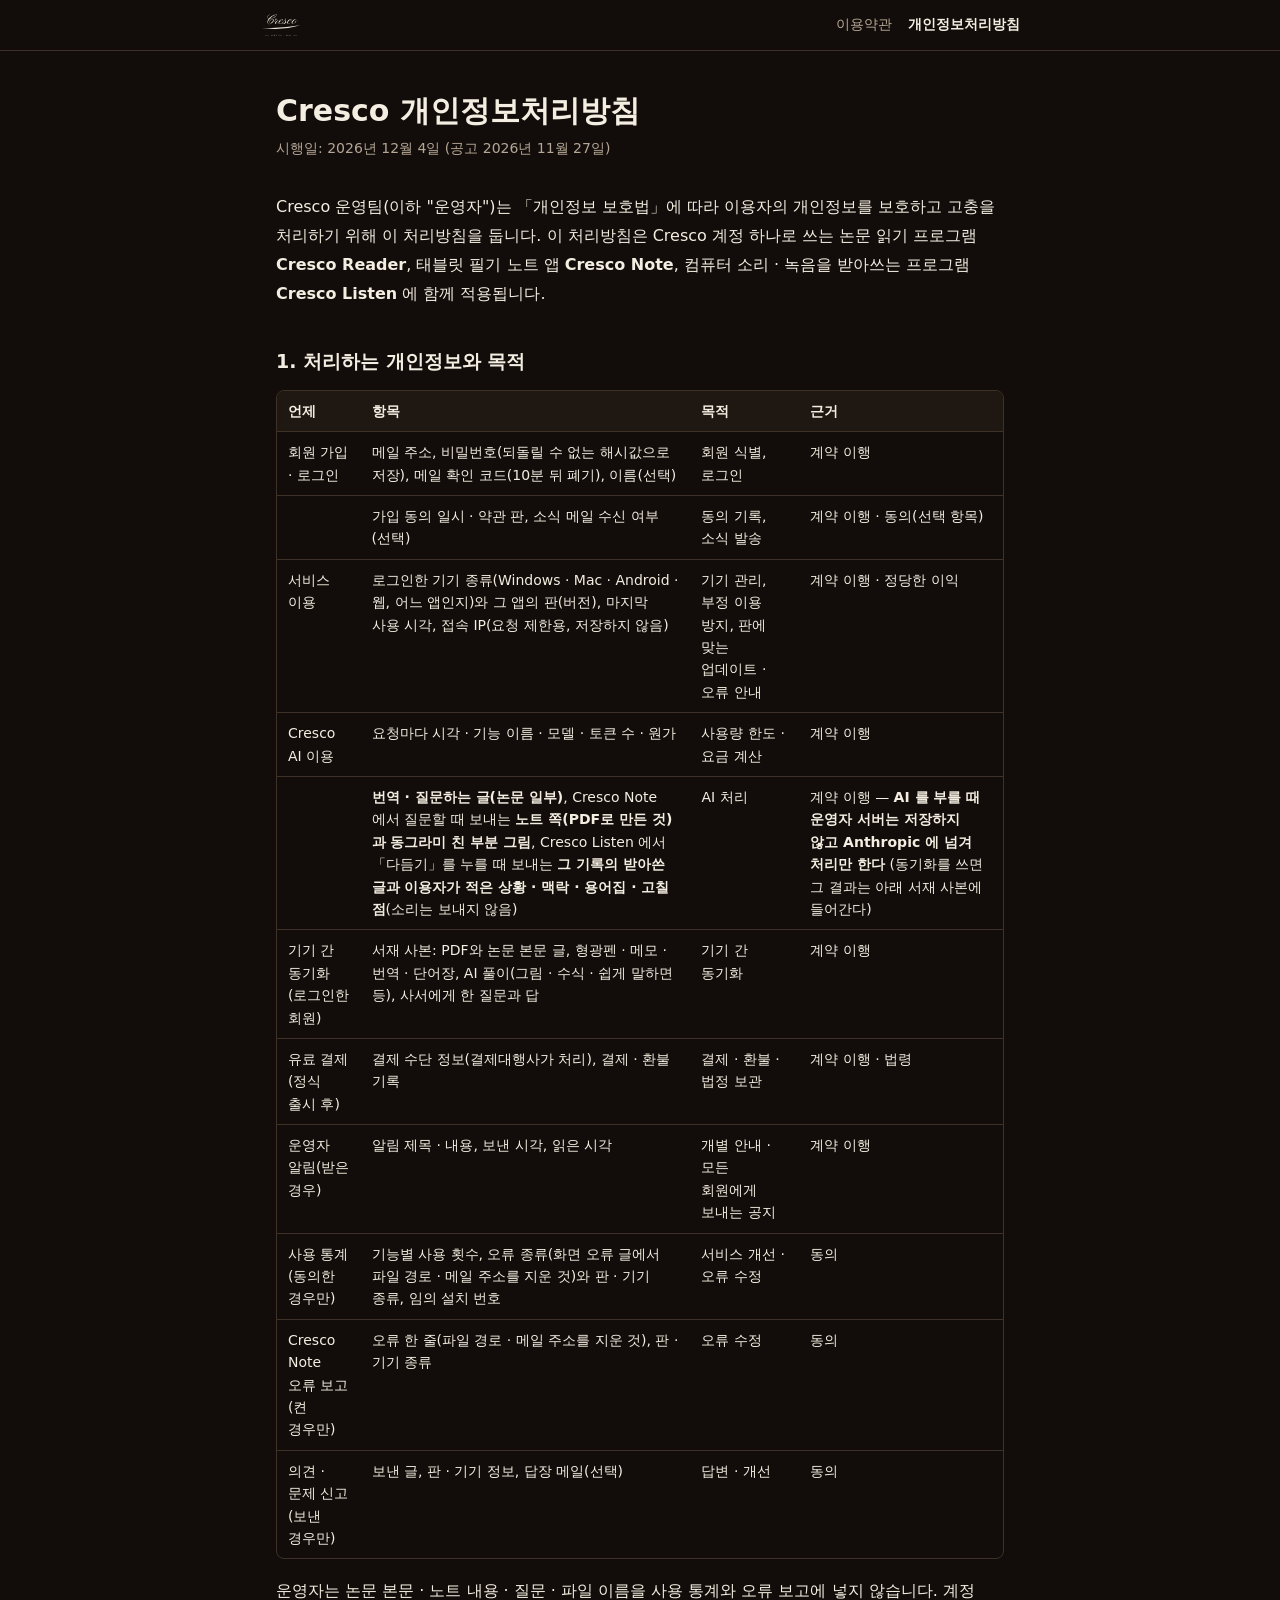
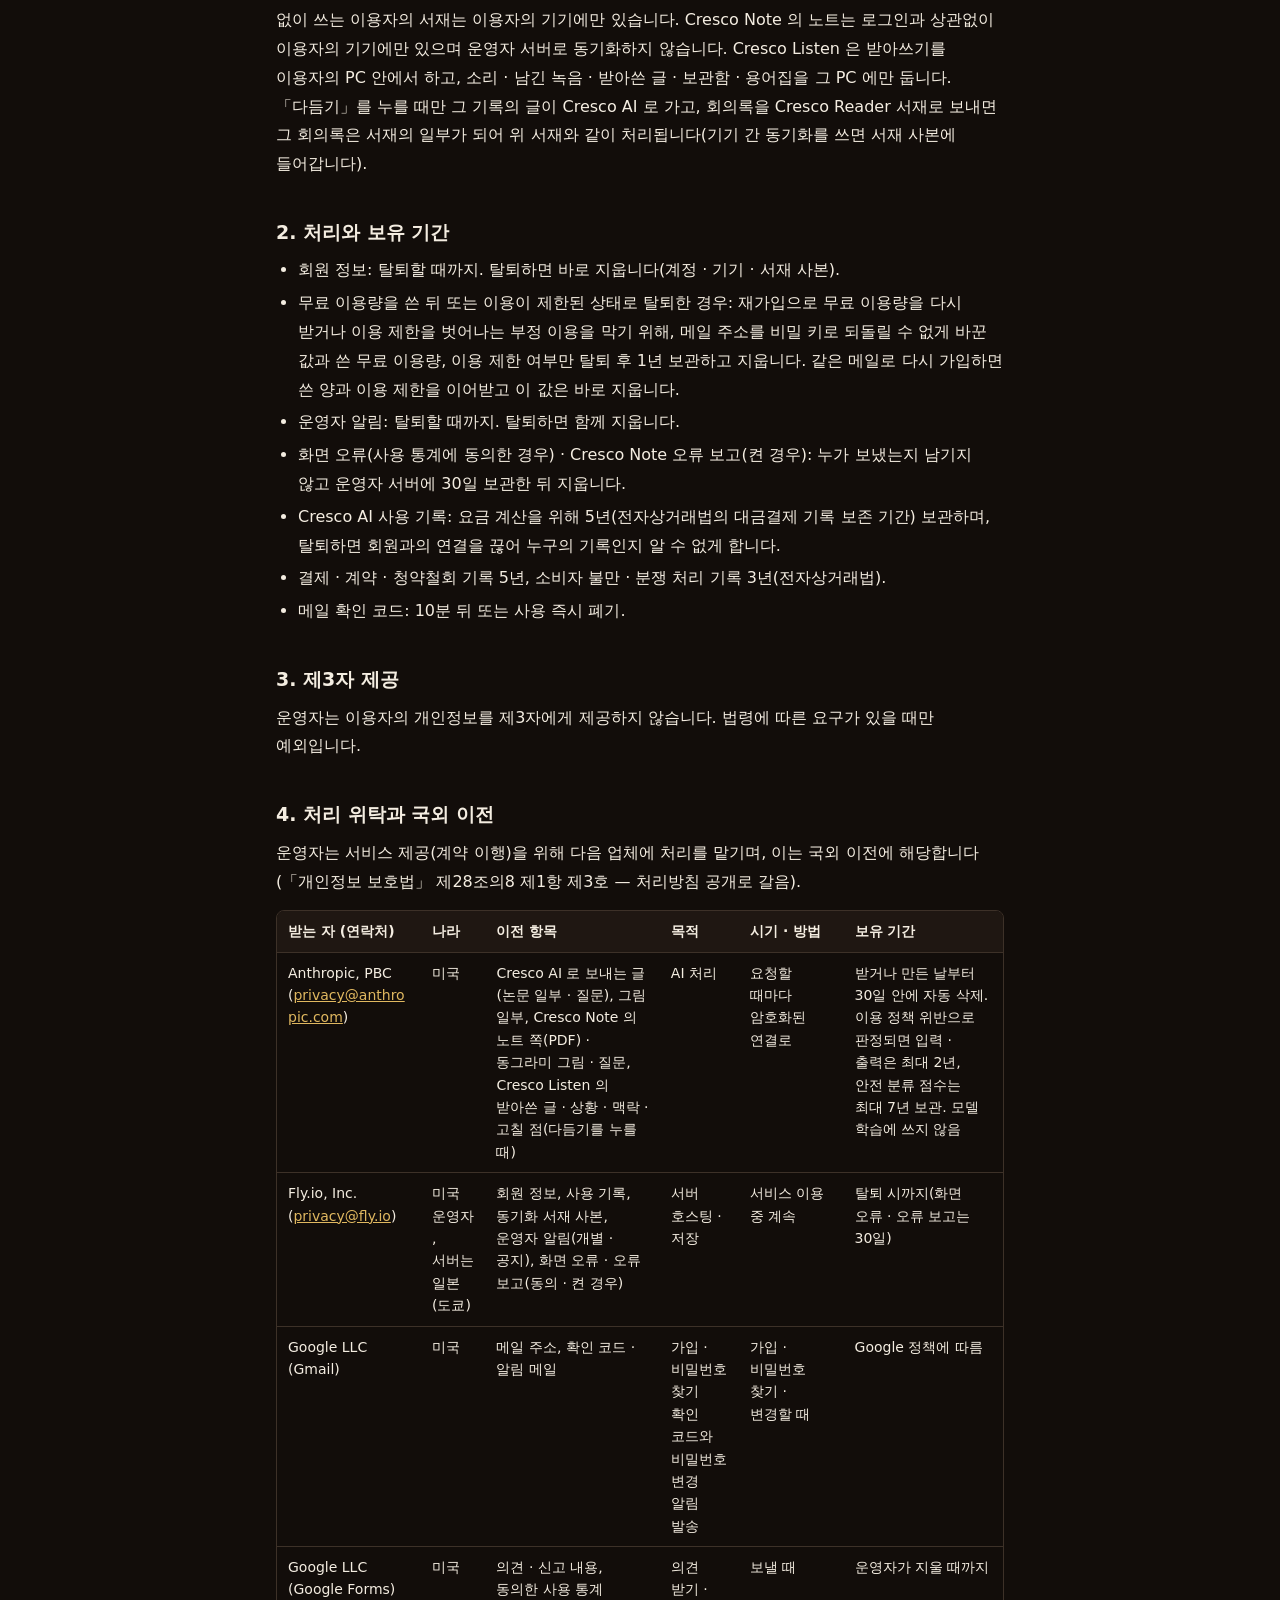
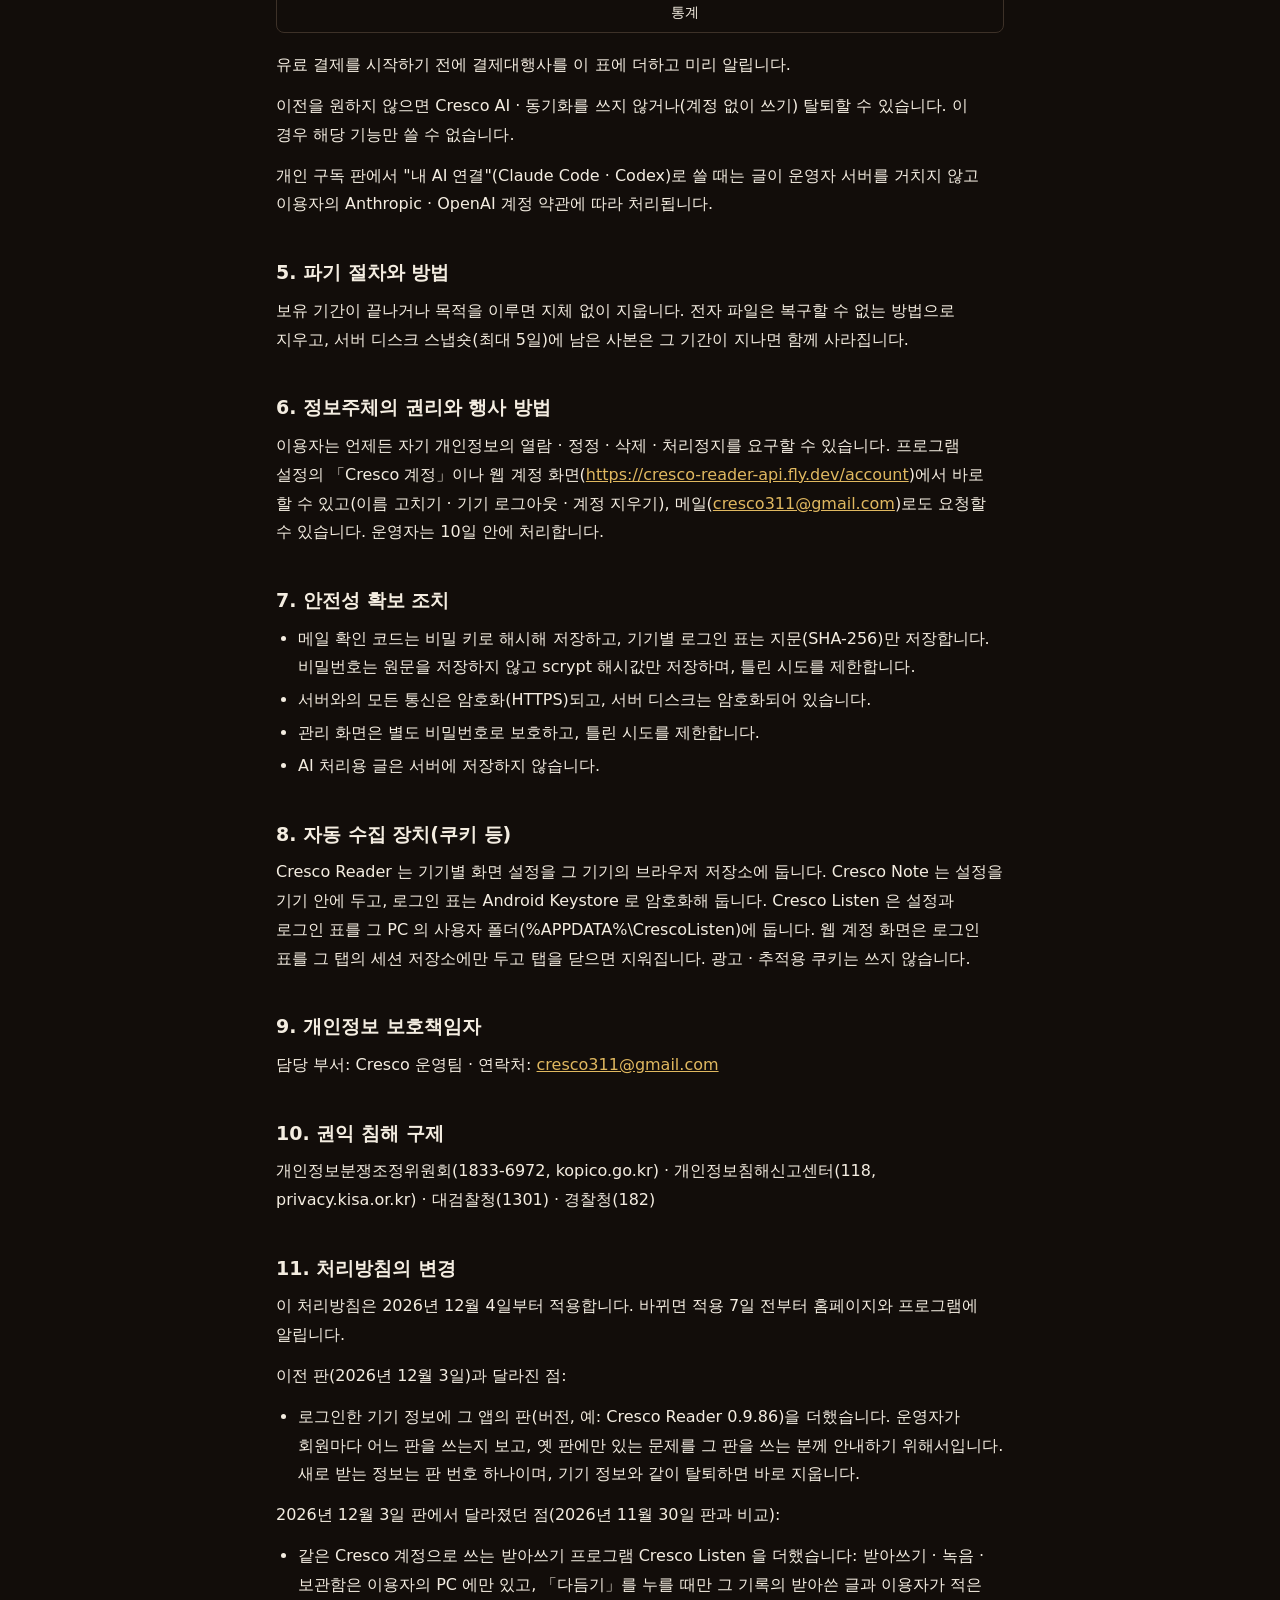
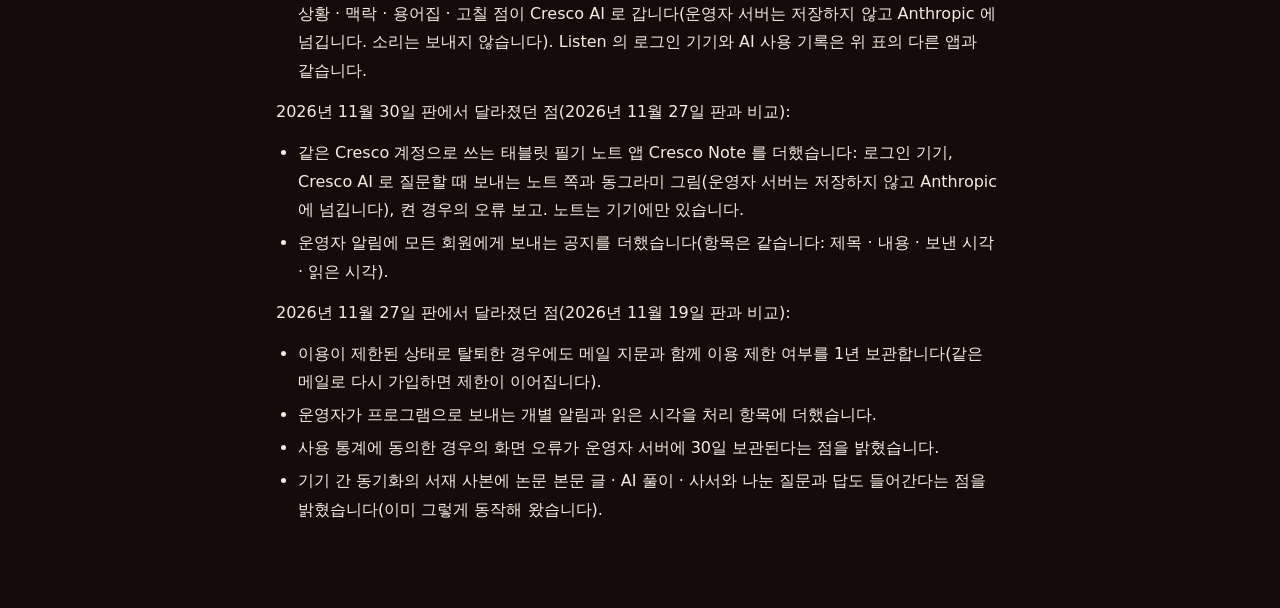
<file: legal/privacy.html>
<!doctype html>
<html lang="ko"><head><meta charset="utf-8"><meta name="viewport" content="width=device-width,initial-scale=1">
<title>개인정보처리방침 · Cresco</title><meta name="description" content="Cresco 개인정보처리방침"><style>:root{color-scheme:dark;--bg:#120d0a;--card:#1f1712;--line:#3d3128;--text:#f4ede1;--sub:#b5a795;--link:#e0b860}
*{box-sizing:border-box}html{-webkit-text-size-adjust:100%}
body{margin:0;background:var(--bg);color:var(--text);font:400 16px/1.8 Inter,'Noto Sans KR',-apple-system,BlinkMacSystemFont,'Apple SD Gothic Neo','Malgun Gothic',system-ui,sans-serif;word-break:keep-all;overflow-wrap:anywhere}
a{color:var(--link)}a:focus-visible{outline:2px solid var(--link);outline-offset:2px}
.bar{position:sticky;top:0;display:flex;align-items:center;gap:20px;padding:12px max(16px,calc((100vw - 760px)/2));background:var(--bg);border-bottom:1px solid var(--line)}
.bar img{display:block;height:26px}.bar nav{display:flex;gap:16px;margin-left:auto;font-size:14px}.bar nav a{color:var(--sub);text-decoration:none}.bar nav a[aria-current]{color:var(--text);font-weight:600}
main{max-width:760px;margin:0 auto;padding:40px 16px 72px}
h1{margin:0 0 6px;font-size:30px;line-height:1.3}.date{margin:0 0 32px;color:var(--sub);font-size:14px}
h2{margin:40px 0 10px;font-size:19px;line-height:1.45;scroll-margin-top:72px}p{margin:0 0 12px}ul,ol{margin:0 0 12px;padding-left:22px}li{margin:4px 0}hr{margin:40px 0 24px;border:0;border-top:1px solid var(--line)}
.t{margin:14px 0 18px;overflow-x:auto;border:1px solid var(--line);border-radius:8px}table{width:100%;min-width:620px;border-collapse:collapse;font-size:14px;line-height:1.6}
th,td{padding:9px 11px;border-bottom:1px solid var(--line);text-align:left;vertical-align:top}th{background:var(--card);font-weight:600;white-space:nowrap}tr:last-child td{border-bottom:0}</style></head>
<body><header class="bar"><a href="/" aria-label="Cresco 홈"><img src="/cresco-ivory.svg" alt="Cresco"></a><nav><a href="terms.html">이용약관</a><a href="privacy.html" aria-current=page>개인정보처리방침</a></nav></header>
<main>
<h1>Cresco 개인정보처리방침</h1>
<p class="date">시행일: 2026년 12월 4일 (공고 2026년 11월 27일)</p>
<p>Cresco 운영팀(이하 "운영자")는 「개인정보 보호법」에 따라 이용자의 개인정보를 보호하고 고충을 처리하기 위해 이 처리방침을 둡니다. 이 처리방침은 Cresco 계정 하나로 쓰는 논문 읽기 프로그램 <b>Cresco Reader</b>, 태블릿 필기 노트 앱 <b>Cresco Note</b>, 컴퓨터 소리 · 녹음을 받아쓰는 프로그램 <b>Cresco Listen</b> 에 함께 적용됩니다.</p>
<h2>1. 처리하는 개인정보와 목적</h2>
<div class="t" tabindex="0"><table><thead><tr><th scope="col">언제</th><th scope="col">항목</th><th scope="col">목적</th><th scope="col">근거</th></tr></thead><tbody><tr><td>회원 가입 · 로그인</td><td>메일 주소, 비밀번호(되돌릴 수 없는 해시값으로 저장), 메일 확인 코드(10분 뒤 폐기), 이름(선택)</td><td>회원 식별, 로그인</td><td>계약 이행</td></tr><tr><td></td><td>가입 동의 일시 · 약관 판, 소식 메일 수신 여부(선택)</td><td>동의 기록, 소식 발송</td><td>계약 이행 · 동의(선택 항목)</td></tr><tr><td>서비스 이용</td><td>로그인한 기기 종류(Windows · Mac · Android · 웹, 어느 앱인지)와 그 앱의 판(버전), 마지막 사용 시각, 접속 IP(요청 제한용, 저장하지 않음)</td><td>기기 관리, 부정 이용 방지, 판에 맞는 업데이트 · 오류 안내</td><td>계약 이행 · 정당한 이익</td></tr><tr><td>Cresco AI 이용</td><td>요청마다 시각 · 기능 이름 · 모델 · 토큰 수 · 원가</td><td>사용량 한도 · 요금 계산</td><td>계약 이행</td></tr><tr><td></td><td><b>번역 · 질문하는 글(논문 일부)</b>, Cresco Note 에서 질문할 때 보내는 <b>노트 쪽(PDF로 만든 것)과 동그라미 친 부분 그림</b>, Cresco Listen 에서 「다듬기」를 누를 때 보내는 <b>그 기록의 받아쓴 글과 이용자가 적은 상황 · 맥락 · 용어집 · 고칠 점</b>(소리는 보내지 않음)</td><td>AI 처리</td><td>계약 이행 — <b>AI 를 부를 때 운영자 서버는 저장하지 않고 Anthropic 에 넘겨 처리만 한다</b> (동기화를 쓰면 그 결과는 아래 서재 사본에 들어간다)</td></tr><tr><td>기기 간 동기화(로그인한 회원)</td><td>서재 사본: PDF와 논문 본문 글, 형광펜 · 메모 · 번역 · 단어장, AI 풀이(그림 · 수식 · 쉽게 말하면 등), 사서에게 한 질문과 답</td><td>기기 간 동기화</td><td>계약 이행</td></tr><tr><td>유료 결제(정식 출시 후)</td><td>결제 수단 정보(결제대행사가 처리), 결제 · 환불 기록</td><td>결제 · 환불 · 법정 보관</td><td>계약 이행 · 법령</td></tr><tr><td>운영자 알림(받은 경우)</td><td>알림 제목 · 내용, 보낸 시각, 읽은 시각</td><td>개별 안내 · 모든 회원에게 보내는 공지</td><td>계약 이행</td></tr><tr><td>사용 통계(동의한 경우만)</td><td>기능별 사용 횟수, 오류 종류(화면 오류 글에서 파일 경로 · 메일 주소를 지운 것)와 판 · 기기 종류, 임의 설치 번호</td><td>서비스 개선 · 오류 수정</td><td>동의</td></tr><tr><td>Cresco Note 오류 보고(켠 경우만)</td><td>오류 한 줄(파일 경로 · 메일 주소를 지운 것), 판 · 기기 종류</td><td>오류 수정</td><td>동의</td></tr><tr><td>의견 · 문제 신고(보낸 경우만)</td><td>보낸 글, 판 · 기기 정보, 답장 메일(선택)</td><td>답변 · 개선</td><td>동의</td></tr></tbody></table></div>
<p>운영자는 논문 본문 · 노트 내용 · 질문 · 파일 이름을 사용 통계와 오류 보고에 넣지 않습니다. 계정 없이 쓰는 이용자의 서재는 이용자의 기기에만 있습니다. Cresco Note 의 노트는 로그인과 상관없이 이용자의 기기에만 있으며 운영자 서버로 동기화하지 않습니다. Cresco Listen 은 받아쓰기를 이용자의 PC 안에서 하고, 소리 · 남긴 녹음 · 받아쓴 글 · 보관함 · 용어집을 그 PC 에만 둡니다. 「다듬기」를 누를 때만 그 기록의 글이 Cresco AI 로 가고, 회의록을 Cresco Reader 서재로 보내면 그 회의록은 서재의 일부가 되어 위 서재와 같이 처리됩니다(기기 간 동기화를 쓰면 서재 사본에 들어갑니다).</p>
<h2>2. 처리와 보유 기간</h2>
<ul><li>회원 정보: 탈퇴할 때까지. 탈퇴하면 바로 지웁니다(계정 · 기기 · 서재 사본).</li><li>무료 이용량을 쓴 뒤 또는 이용이 제한된 상태로 탈퇴한 경우: 재가입으로 무료 이용량을 다시 받거나 이용 제한을 벗어나는 부정 이용을 막기 위해, 메일 주소를 비밀 키로 되돌릴 수 없게 바꾼 값과 쓴 무료 이용량, 이용 제한 여부만 탈퇴 후 1년 보관하고 지웁니다. 같은 메일로 다시 가입하면 쓴 양과 이용 제한을 이어받고 이 값은 바로 지웁니다.</li><li>운영자 알림: 탈퇴할 때까지. 탈퇴하면 함께 지웁니다.</li><li>화면 오류(사용 통계에 동의한 경우) · Cresco Note 오류 보고(켠 경우): 누가 보냈는지 남기지 않고 운영자 서버에 30일 보관한 뒤 지웁니다.</li><li>Cresco AI 사용 기록: 요금 계산을 위해 5년(전자상거래법의 대금결제 기록 보존 기간) 보관하며, 탈퇴하면 회원과의 연결을 끊어 누구의 기록인지 알 수 없게 합니다.</li><li>결제 · 계약 · 청약철회 기록 5년, 소비자 불만 · 분쟁 처리 기록 3년(전자상거래법).</li><li>메일 확인 코드: 10분 뒤 또는 사용 즉시 폐기.</li></ul>
<h2>3. 제3자 제공</h2>
<p>운영자는 이용자의 개인정보를 제3자에게 제공하지 않습니다. 법령에 따른 요구가 있을 때만 예외입니다.</p>
<h2 id="ai">4. 처리 위탁과 국외 이전</h2>
<p>운영자는 서비스 제공(계약 이행)을 위해 다음 업체에 처리를 맡기며, 이는 국외 이전에 해당합니다(「개인정보 보호법」 제28조의8 제1항 제3호 — 처리방침 공개로 갈음).</p>
<div class="t" tabindex="0"><table><thead><tr><th scope="col">받는 자 (연락처)</th><th scope="col">나라</th><th scope="col">이전 항목</th><th scope="col">목적</th><th scope="col">시기 · 방법</th><th scope="col">보유 기간</th></tr></thead><tbody><tr><td>Anthropic, PBC (<a href="mailto:privacy@anthropic.com">privacy@anthropic.com</a>)</td><td>미국</td><td>Cresco AI 로 보내는 글(논문 일부 · 질문), 그림 일부, Cresco Note 의 노트 쪽(PDF) · 동그라미 그림 · 질문, Cresco Listen 의 받아쓴 글 · 상황 · 맥락 · 고칠 점(다듬기를 누를 때)</td><td>AI 처리</td><td>요청할 때마다 암호화된 연결로</td><td>받거나 만든 날부터 30일 안에 자동 삭제. 이용 정책 위반으로 판정되면 입력 · 출력은 최대 2년, 안전 분류 점수는 최대 7년 보관. 모델 학습에 쓰지 않음</td></tr><tr><td>Fly.io, Inc. (<a href="mailto:privacy@fly.io">privacy@fly.io</a>)</td><td>미국 운영자, 서버는 일본(도쿄)</td><td>회원 정보, 사용 기록, 동기화 서재 사본, 운영자 알림(개별 · 공지), 화면 오류 · 오류 보고(동의 · 켠 경우)</td><td>서버 호스팅 · 저장</td><td>서비스 이용 중 계속</td><td>탈퇴 시까지(화면 오류 · 오류 보고는 30일)</td></tr><tr><td>Google LLC (Gmail)</td><td>미국</td><td>메일 주소, 확인 코드 · 알림 메일</td><td>가입 · 비밀번호 찾기 확인 코드와 비밀번호 변경 알림 발송</td><td>가입 · 비밀번호 찾기 · 변경할 때</td><td>Google 정책에 따름</td></tr><tr><td>Google LLC (Google Forms)</td><td>미국</td><td>의견 · 신고 내용, 동의한 사용 통계</td><td>의견 받기 · 통계</td><td>보낼 때</td><td>운영자가 지울 때까지</td></tr></tbody></table></div>
<p>유료 결제를 시작하기 전에 결제대행사를 이 표에 더하고 미리 알립니다.</p>
<p>이전을 원하지 않으면 Cresco AI · 동기화를 쓰지 않거나(계정 없이 쓰기) 탈퇴할 수 있습니다. 이 경우 해당 기능만 쓸 수 없습니다.</p>
<p>개인 구독 판에서 "내 AI 연결"(Claude Code · Codex)로 쓸 때는 글이 운영자 서버를 거치지 않고 이용자의 Anthropic · OpenAI 계정 약관에 따라 처리됩니다.</p>
<h2>5. 파기 절차와 방법</h2>
<p>보유 기간이 끝나거나 목적을 이루면 지체 없이 지웁니다. 전자 파일은 복구할 수 없는 방법으로 지우고, 서버 디스크 스냅숏(최대 5일)에 남은 사본은 그 기간이 지나면 함께 사라집니다.</p>
<h2>6. 정보주체의 권리와 행사 방법</h2>
<p>이용자는 언제든 자기 개인정보의 열람 · 정정 · 삭제 · 처리정지를 요구할 수 있습니다. 프로그램 설정의 「Cresco 계정」이나 웹 계정 화면(<a href="https://cresco-reader-api.fly.dev/account">https://cresco-reader-api.fly.dev/account</a>)에서 바로 할 수 있고(이름 고치기 · 기기 로그아웃 · 계정 지우기), 메일(<a href="mailto:cresco311@gmail.com">cresco311@gmail.com</a>)로도 요청할 수 있습니다. 운영자는 10일 안에 처리합니다.</p>
<h2>7. 안전성 확보 조치</h2>
<ul><li>메일 확인 코드는 비밀 키로 해시해 저장하고, 기기별 로그인 표는 지문(SHA-256)만 저장합니다. 비밀번호는 원문을 저장하지 않고 scrypt 해시값만 저장하며, 틀린 시도를 제한합니다.</li><li>서버와의 모든 통신은 암호화(HTTPS)되고, 서버 디스크는 암호화되어 있습니다.</li><li>관리 화면은 별도 비밀번호로 보호하고, 틀린 시도를 제한합니다.</li><li>AI 처리용 글은 서버에 저장하지 않습니다.</li></ul>
<h2>8. 자동 수집 장치(쿠키 등)</h2>
<p>Cresco Reader 는 기기별 화면 설정을 그 기기의 브라우저 저장소에 둡니다. Cresco Note 는 설정을 기기 안에 두고, 로그인 표는 Android Keystore 로 암호화해 둡니다. Cresco Listen 은 설정과 로그인 표를 그 PC 의 사용자 폴더(%APPDATA%\CrescoListen)에 둡니다. 웹 계정 화면은 로그인 표를 그 탭의 세션 저장소에만 두고 탭을 닫으면 지워집니다. 광고 · 추적용 쿠키는 쓰지 않습니다.</p>
<h2>9. 개인정보 보호책임자</h2>
<p>담당 부서: Cresco 운영팀 · 연락처: <a href="mailto:cresco311@gmail.com">cresco311@gmail.com</a></p>
<h2>10. 권익 침해 구제</h2>
<p>개인정보분쟁조정위원회(1833-6972, kopico.go.kr) · 개인정보침해신고센터(118, privacy.kisa.or.kr) · 대검찰청(1301) · 경찰청(182)</p>
<h2>11. 처리방침의 변경</h2>
<p>이 처리방침은 2026년 12월 4일부터 적용합니다. 바뀌면 적용 7일 전부터 홈페이지와 프로그램에 알립니다.</p>
<p>이전 판(2026년 12월 3일)과 달라진 점:</p>
<ul><li>로그인한 기기 정보에 그 앱의 판(버전, 예: Cresco Reader 0.9.86)을 더했습니다. 운영자가 회원마다 어느 판을 쓰는지 보고, 옛 판에만 있는 문제를 그 판을 쓰는 분께 안내하기 위해서입니다. 새로 받는 정보는 판 번호 하나이며, 기기 정보와 같이 탈퇴하면 바로 지웁니다.</li></ul>
<p>2026년 12월 3일 판에서 달라졌던 점(2026년 11월 30일 판과 비교):</p>
<ul><li>같은 Cresco 계정으로 쓰는 받아쓰기 프로그램 Cresco Listen 을 더했습니다: 받아쓰기 · 녹음 · 보관함은 이용자의 PC 에만 있고, 「다듬기」를 누를 때만 그 기록의 받아쓴 글과 이용자가 적은 상황 · 맥락 · 용어집 · 고칠 점이 Cresco AI 로 갑니다(운영자 서버는 저장하지 않고 Anthropic 에 넘깁니다. 소리는 보내지 않습니다). Listen 의 로그인 기기와 AI 사용 기록은 위 표의 다른 앱과 같습니다.</li></ul>
<p>2026년 11월 30일 판에서 달라졌던 점(2026년 11월 27일 판과 비교):</p>
<ul><li>같은 Cresco 계정으로 쓰는 태블릿 필기 노트 앱 Cresco Note 를 더했습니다: 로그인 기기, Cresco AI 로 질문할 때 보내는 노트 쪽과 동그라미 그림(운영자 서버는 저장하지 않고 Anthropic 에 넘깁니다), 켠 경우의 오류 보고. 노트는 기기에만 있습니다.</li><li>운영자 알림에 모든 회원에게 보내는 공지를 더했습니다(항목은 같습니다: 제목 · 내용 · 보낸 시각 · 읽은 시각).</li></ul>
<p>2026년 11월 27일 판에서 달라졌던 점(2026년 11월 19일 판과 비교):</p>
<ul><li>이용이 제한된 상태로 탈퇴한 경우에도 메일 지문과 함께 이용 제한 여부를 1년 보관합니다(같은 메일로 다시 가입하면 제한이 이어집니다).</li><li>운영자가 프로그램으로 보내는 개별 알림과 읽은 시각을 처리 항목에 더했습니다.</li><li>사용 통계에 동의한 경우의 화면 오류가 운영자 서버에 30일 보관된다는 점을 밝혔습니다.</li><li>기기 간 동기화의 서재 사본에 논문 본문 글 · AI 풀이 · 사서와 나눈 질문과 답도 들어간다는 점을 밝혔습니다(이미 그렇게 동작해 왔습니다).</li></ul>
</main></body></html>
</file>
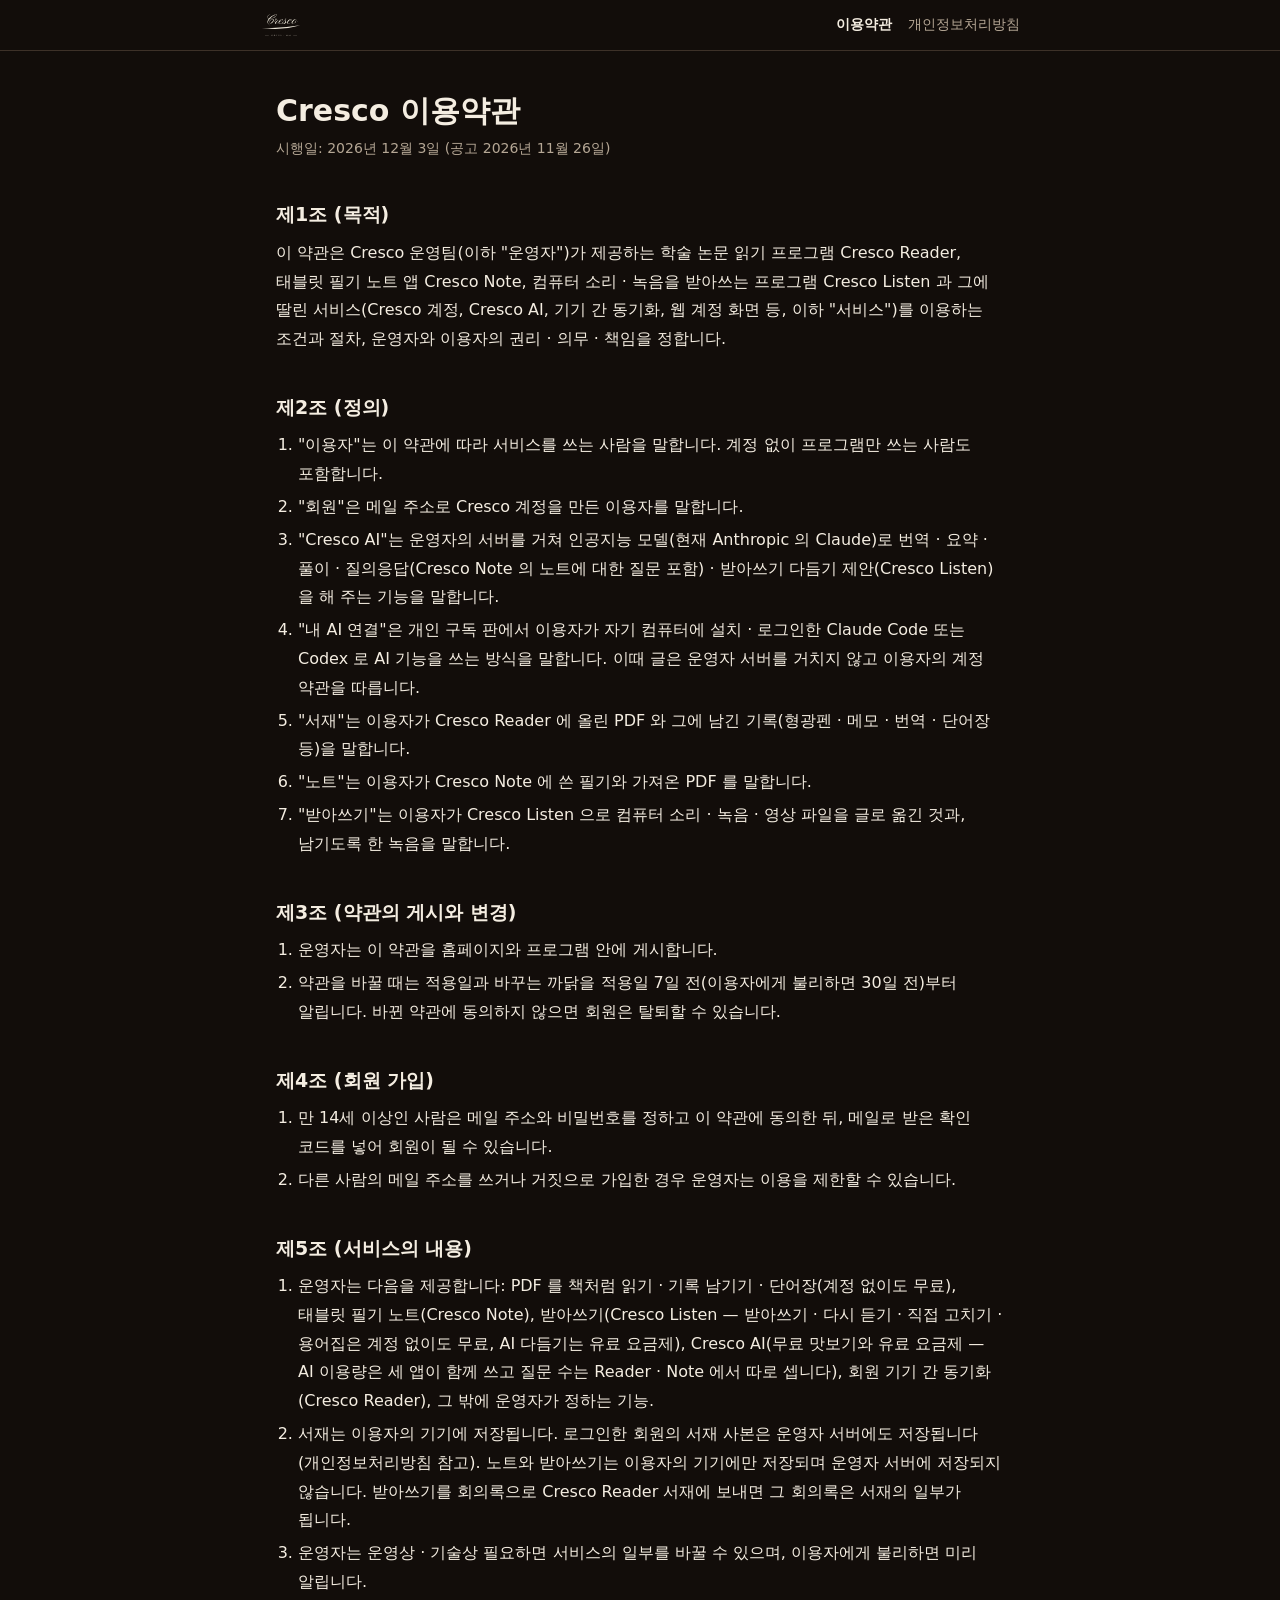
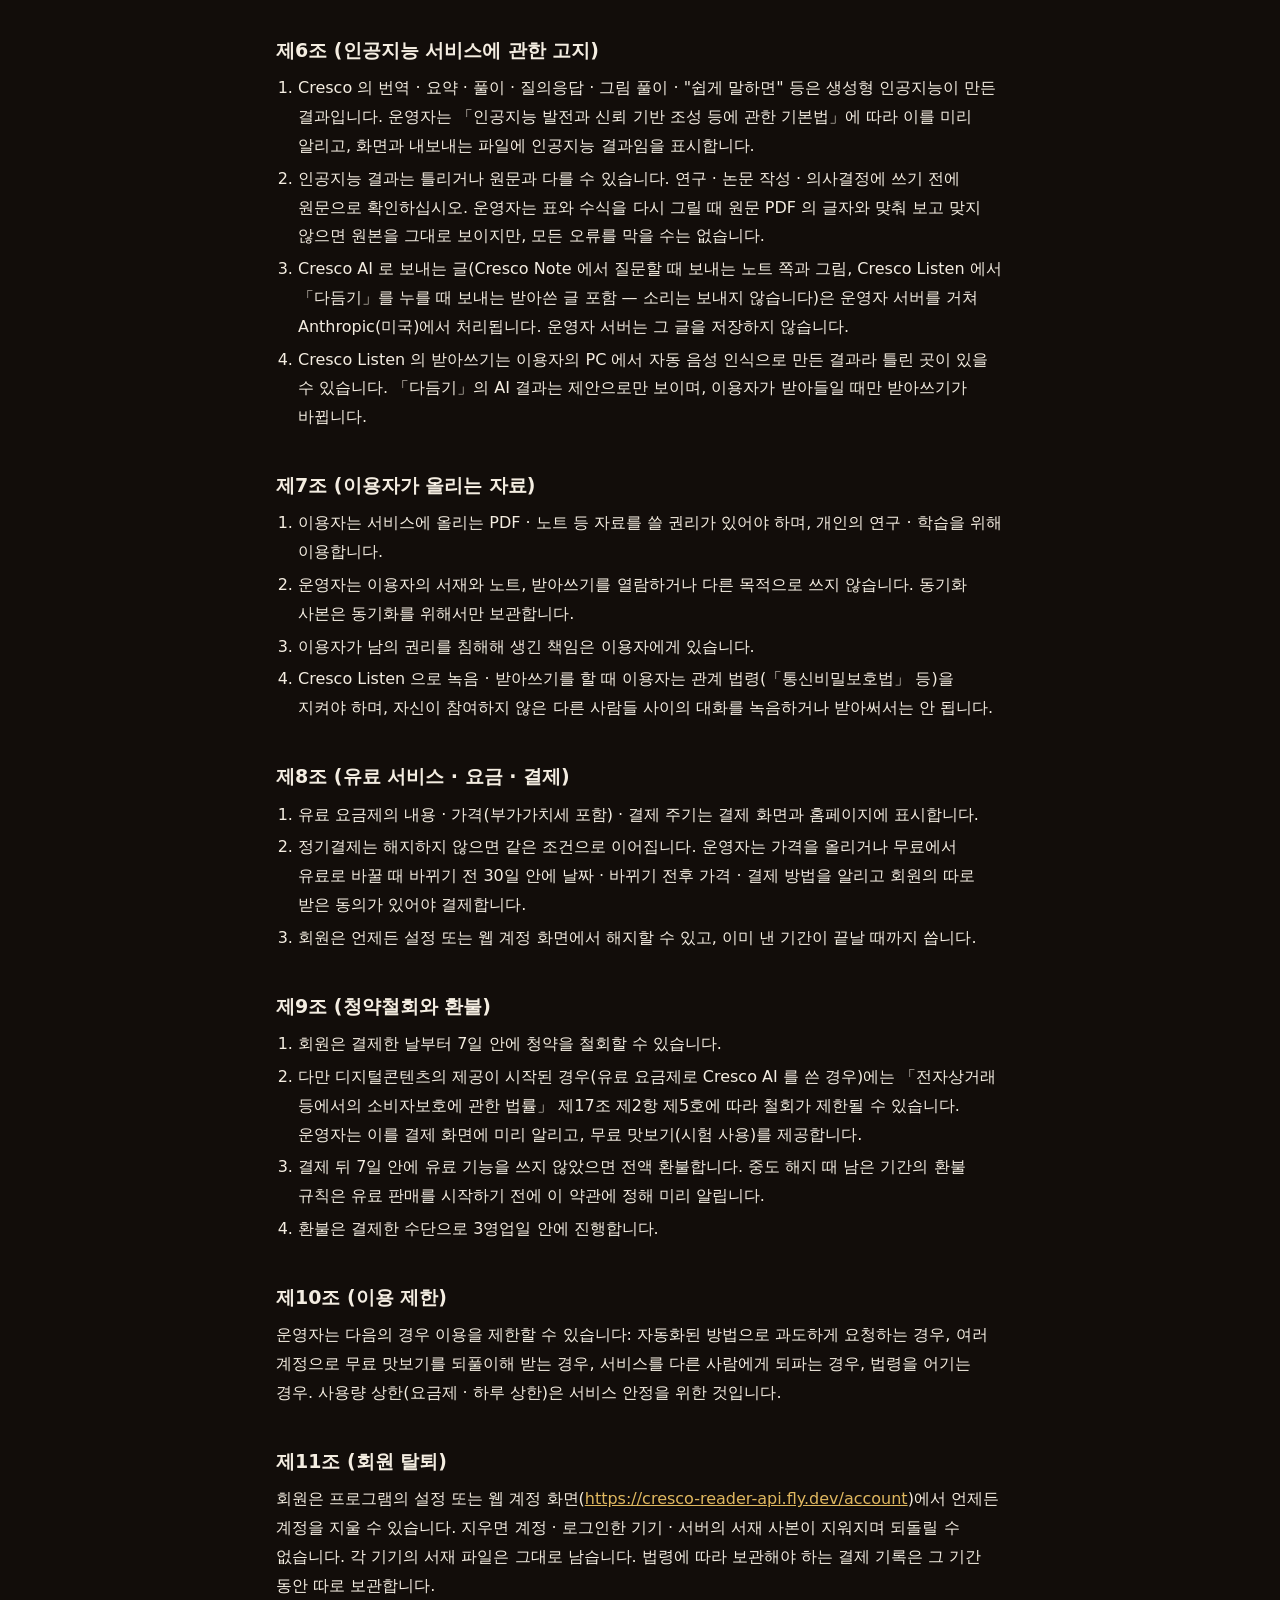
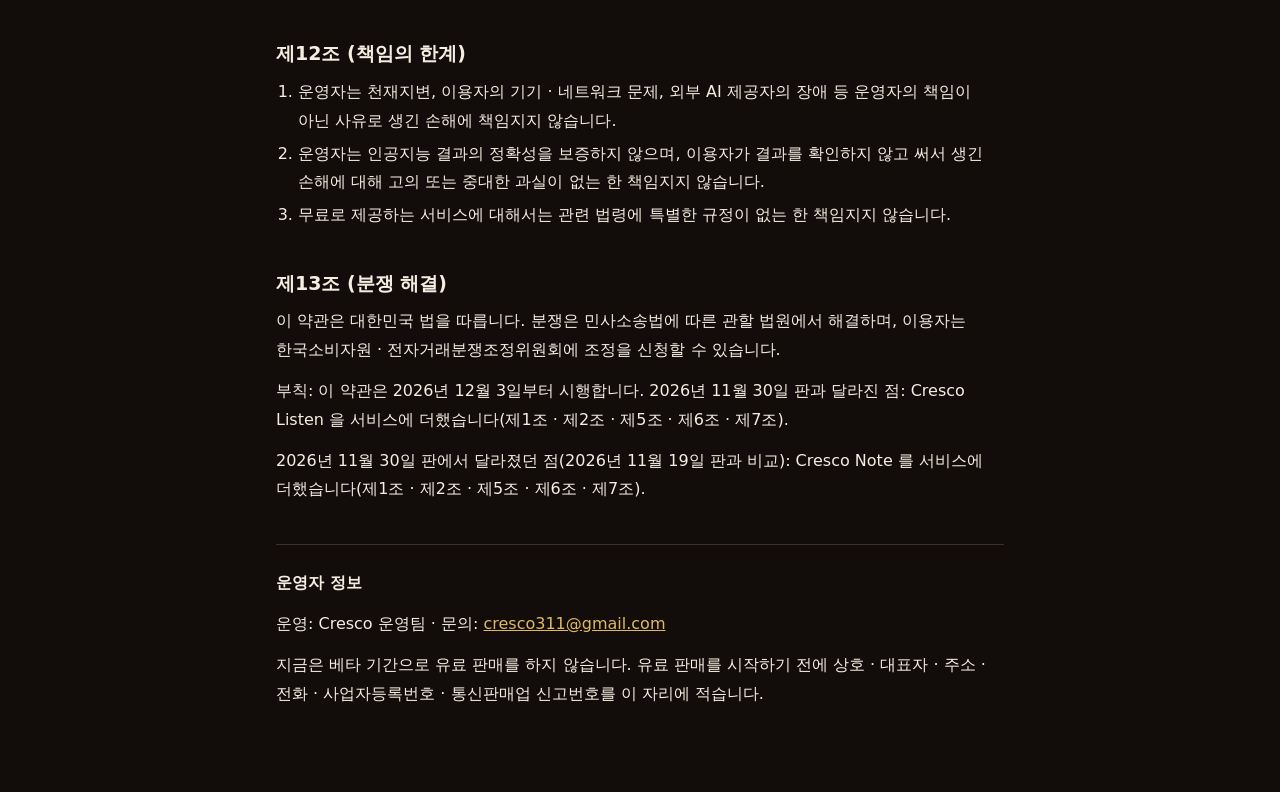
<file: legal/terms.html>
<!doctype html>
<html lang="ko"><head><meta charset="utf-8"><meta name="viewport" content="width=device-width,initial-scale=1">
<title>이용약관 · Cresco</title><meta name="description" content="Cresco 이용약관"><style>:root{color-scheme:dark;--bg:#120d0a;--card:#1f1712;--line:#3d3128;--text:#f4ede1;--sub:#b5a795;--link:#e0b860}
*{box-sizing:border-box}html{-webkit-text-size-adjust:100%}
body{margin:0;background:var(--bg);color:var(--text);font:400 16px/1.8 Inter,'Noto Sans KR',-apple-system,BlinkMacSystemFont,'Apple SD Gothic Neo','Malgun Gothic',system-ui,sans-serif;word-break:keep-all;overflow-wrap:anywhere}
a{color:var(--link)}a:focus-visible{outline:2px solid var(--link);outline-offset:2px}
.bar{position:sticky;top:0;display:flex;align-items:center;gap:20px;padding:12px max(16px,calc((100vw - 760px)/2));background:var(--bg);border-bottom:1px solid var(--line)}
.bar img{display:block;height:26px}.bar nav{display:flex;gap:16px;margin-left:auto;font-size:14px}.bar nav a{color:var(--sub);text-decoration:none}.bar nav a[aria-current]{color:var(--text);font-weight:600}
main{max-width:760px;margin:0 auto;padding:40px 16px 72px}
h1{margin:0 0 6px;font-size:30px;line-height:1.3}.date{margin:0 0 32px;color:var(--sub);font-size:14px}
h2{margin:40px 0 10px;font-size:19px;line-height:1.45;scroll-margin-top:72px}p{margin:0 0 12px}ul,ol{margin:0 0 12px;padding-left:22px}li{margin:4px 0}hr{margin:40px 0 24px;border:0;border-top:1px solid var(--line)}
.t{margin:14px 0 18px;overflow-x:auto;border:1px solid var(--line);border-radius:8px}table{width:100%;min-width:620px;border-collapse:collapse;font-size:14px;line-height:1.6}
th,td{padding:9px 11px;border-bottom:1px solid var(--line);text-align:left;vertical-align:top}th{background:var(--card);font-weight:600;white-space:nowrap}tr:last-child td{border-bottom:0}</style></head>
<body><header class="bar"><a href="/" aria-label="Cresco 홈"><img src="/cresco-ivory.svg" alt="Cresco"></a><nav><a href="terms.html" aria-current=page>이용약관</a><a href="privacy.html">개인정보처리방침</a></nav></header>
<main>
<h1>Cresco 이용약관</h1>
<p class="date">시행일: 2026년 12월 3일 (공고 2026년 11월 26일)</p>
<h2>제1조 (목적)</h2>
<p>이 약관은 Cresco 운영팀(이하 "운영자")가 제공하는 학술 논문 읽기 프로그램 Cresco Reader, 태블릿 필기 노트 앱 Cresco Note, 컴퓨터 소리 · 녹음을 받아쓰는 프로그램 Cresco Listen 과 그에 딸린 서비스(Cresco 계정, Cresco AI, 기기 간 동기화, 웹 계정 화면 등, 이하 "서비스")를 이용하는 조건과 절차, 운영자와 이용자의 권리 · 의무 · 책임을 정합니다.</p>
<h2>제2조 (정의)</h2>
<ol><li>"이용자"는 이 약관에 따라 서비스를 쓰는 사람을 말합니다. 계정 없이 프로그램만 쓰는 사람도 포함합니다.</li><li>"회원"은 메일 주소로 Cresco 계정을 만든 이용자를 말합니다.</li><li>"Cresco AI"는 운영자의 서버를 거쳐 인공지능 모델(현재 Anthropic 의 Claude)로 번역 · 요약 · 풀이 · 질의응답(Cresco Note 의 노트에 대한 질문 포함) · 받아쓰기 다듬기 제안(Cresco Listen)을 해 주는 기능을 말합니다.</li><li>"내 AI 연결"은 개인 구독 판에서 이용자가 자기 컴퓨터에 설치 · 로그인한 Claude Code 또는 Codex 로 AI 기능을 쓰는 방식을 말합니다. 이때 글은 운영자 서버를 거치지 않고 이용자의 계정 약관을 따릅니다.</li><li>"서재"는 이용자가 Cresco Reader 에 올린 PDF 와 그에 남긴 기록(형광펜 · 메모 · 번역 · 단어장 등)을 말합니다.</li><li>"노트"는 이용자가 Cresco Note 에 쓴 필기와 가져온 PDF 를 말합니다.</li><li>"받아쓰기"는 이용자가 Cresco Listen 으로 컴퓨터 소리 · 녹음 · 영상 파일을 글로 옮긴 것과, 남기도록 한 녹음을 말합니다.</li></ol>
<h2>제3조 (약관의 게시와 변경)</h2>
<ol><li>운영자는 이 약관을 홈페이지와 프로그램 안에 게시합니다.</li><li>약관을 바꿀 때는 적용일과 바꾸는 까닭을 적용일 7일 전(이용자에게 불리하면 30일 전)부터 알립니다. 바뀐 약관에 동의하지 않으면 회원은 탈퇴할 수 있습니다.</li></ol>
<h2>제4조 (회원 가입)</h2>
<ol><li>만 14세 이상인 사람은 메일 주소와 비밀번호를 정하고 이 약관에 동의한 뒤, 메일로 받은 확인 코드를 넣어 회원이 될 수 있습니다.</li><li>다른 사람의 메일 주소를 쓰거나 거짓으로 가입한 경우 운영자는 이용을 제한할 수 있습니다.</li></ol>
<h2>제5조 (서비스의 내용)</h2>
<ol><li>운영자는 다음을 제공합니다: PDF 를 책처럼 읽기 · 기록 남기기 · 단어장(계정 없이도 무료), 태블릿 필기 노트(Cresco Note), 받아쓰기(Cresco Listen — 받아쓰기 · 다시 듣기 · 직접 고치기 · 용어집은 계정 없이도 무료, AI 다듬기는 유료 요금제), Cresco AI(무료 맛보기와 유료 요금제 — AI 이용량은 세 앱이 함께 쓰고 질문 수는 Reader · Note 에서 따로 셉니다), 회원 기기 간 동기화(Cresco Reader), 그 밖에 운영자가 정하는 기능.</li><li>서재는 이용자의 기기에 저장됩니다. 로그인한 회원의 서재 사본은 운영자 서버에도 저장됩니다(개인정보처리방침 참고). 노트와 받아쓰기는 이용자의 기기에만 저장되며 운영자 서버에 저장되지 않습니다. 받아쓰기를 회의록으로 Cresco Reader 서재에 보내면 그 회의록은 서재의 일부가 됩니다.</li><li>운영자는 운영상 · 기술상 필요하면 서비스의 일부를 바꿀 수 있으며, 이용자에게 불리하면 미리 알립니다.</li></ol>
<h2>제6조 (인공지능 서비스에 관한 고지)</h2>
<ol><li>Cresco 의 번역 · 요약 · 풀이 · 질의응답 · 그림 풀이 · "쉽게 말하면" 등은 생성형 인공지능이 만든 결과입니다. 운영자는 「인공지능 발전과 신뢰 기반 조성 등에 관한 기본법」에 따라 이를 미리 알리고, 화면과 내보내는 파일에 인공지능 결과임을 표시합니다.</li><li>인공지능 결과는 틀리거나 원문과 다를 수 있습니다. 연구 · 논문 작성 · 의사결정에 쓰기 전에 원문으로 확인하십시오. 운영자는 표와 수식을 다시 그릴 때 원문 PDF 의 글자와 맞춰 보고 맞지 않으면 원본을 그대로 보이지만, 모든 오류를 막을 수는 없습니다.</li><li>Cresco AI 로 보내는 글(Cresco Note 에서 질문할 때 보내는 노트 쪽과 그림, Cresco Listen 에서 「다듬기」를 누를 때 보내는 받아쓴 글 포함 — 소리는 보내지 않습니다)은 운영자 서버를 거쳐 Anthropic(미국)에서 처리됩니다. 운영자 서버는 그 글을 저장하지 않습니다.</li><li>Cresco Listen 의 받아쓰기는 이용자의 PC 에서 자동 음성 인식으로 만든 결과라 틀린 곳이 있을 수 있습니다. 「다듬기」의 AI 결과는 제안으로만 보이며, 이용자가 받아들일 때만 받아쓰기가 바뀝니다.</li></ol>
<h2>제7조 (이용자가 올리는 자료)</h2>
<ol><li>이용자는 서비스에 올리는 PDF · 노트 등 자료를 쓸 권리가 있어야 하며, 개인의 연구 · 학습을 위해 이용합니다.</li><li>운영자는 이용자의 서재와 노트, 받아쓰기를 열람하거나 다른 목적으로 쓰지 않습니다. 동기화 사본은 동기화를 위해서만 보관합니다.</li><li>이용자가 남의 권리를 침해해 생긴 책임은 이용자에게 있습니다.</li><li>Cresco Listen 으로 녹음 · 받아쓰기를 할 때 이용자는 관계 법령(「통신비밀보호법」 등)을 지켜야 하며, 자신이 참여하지 않은 다른 사람들 사이의 대화를 녹음하거나 받아써서는 안 됩니다.</li></ol>
<h2>제8조 (유료 서비스 · 요금 · 결제)</h2>
<ol><li>유료 요금제의 내용 · 가격(부가가치세 포함) · 결제 주기는 결제 화면과 홈페이지에 표시합니다.</li><li>정기결제는 해지하지 않으면 같은 조건으로 이어집니다. 운영자는 가격을 올리거나 무료에서 유료로 바꿀 때 바뀌기 전 30일 안에 날짜 · 바뀌기 전후 가격 · 결제 방법을 알리고 회원의 따로 받은 동의가 있어야 결제합니다.</li><li>회원은 언제든 설정 또는 웹 계정 화면에서 해지할 수 있고, 이미 낸 기간이 끝날 때까지 씁니다.</li></ol>
<h2>제9조 (청약철회와 환불)</h2>
<ol><li>회원은 결제한 날부터 7일 안에 청약을 철회할 수 있습니다.</li><li>다만 디지털콘텐츠의 제공이 시작된 경우(유료 요금제로 Cresco AI 를 쓴 경우)에는 「전자상거래 등에서의 소비자보호에 관한 법률」 제17조 제2항 제5호에 따라 철회가 제한될 수 있습니다. 운영자는 이를 결제 화면에 미리 알리고, 무료 맛보기(시험 사용)를 제공합니다.</li><li>결제 뒤 7일 안에 유료 기능을 쓰지 않았으면 전액 환불합니다. 중도 해지 때 남은 기간의 환불 규칙은 유료 판매를 시작하기 전에 이 약관에 정해 미리 알립니다.</li><li>환불은 결제한 수단으로 3영업일 안에 진행합니다.</li></ol>
<h2>제10조 (이용 제한)</h2>
<p>운영자는 다음의 경우 이용을 제한할 수 있습니다: 자동화된 방법으로 과도하게 요청하는 경우, 여러 계정으로 무료 맛보기를 되풀이해 받는 경우, 서비스를 다른 사람에게 되파는 경우, 법령을 어기는 경우. 사용량 상한(요금제 · 하루 상한)은 서비스 안정을 위한 것입니다.</p>
<h2>제11조 (회원 탈퇴)</h2>
<p>회원은 프로그램의 설정 또는 웹 계정 화면(<a href="https://cresco-reader-api.fly.dev/account">https://cresco-reader-api.fly.dev/account</a>)에서 언제든 계정을 지울 수 있습니다. 지우면 계정 · 로그인한 기기 · 서버의 서재 사본이 지워지며 되돌릴 수 없습니다. 각 기기의 서재 파일은 그대로 남습니다. 법령에 따라 보관해야 하는 결제 기록은 그 기간 동안 따로 보관합니다.</p>
<h2>제12조 (책임의 한계)</h2>
<ol><li>운영자는 천재지변, 이용자의 기기 · 네트워크 문제, 외부 AI 제공자의 장애 등 운영자의 책임이 아닌 사유로 생긴 손해에 책임지지 않습니다.</li><li>운영자는 인공지능 결과의 정확성을 보증하지 않으며, 이용자가 결과를 확인하지 않고 써서 생긴 손해에 대해 고의 또는 중대한 과실이 없는 한 책임지지 않습니다.</li><li>무료로 제공하는 서비스에 대해서는 관련 법령에 특별한 규정이 없는 한 책임지지 않습니다.</li></ol>
<h2>제13조 (분쟁 해결)</h2>
<p>이 약관은 대한민국 법을 따릅니다. 분쟁은 민사소송법에 따른 관할 법원에서 해결하며, 이용자는 한국소비자원 · 전자거래분쟁조정위원회에 조정을 신청할 수 있습니다.</p>
<p>부칙: 이 약관은 2026년 12월 3일부터 시행합니다. 2026년 11월 30일 판과 달라진 점: Cresco Listen 을 서비스에 더했습니다(제1조 · 제2조 · 제5조 · 제6조 · 제7조).</p>
<p>2026년 11월 30일 판에서 달라졌던 점(2026년 11월 19일 판과 비교): Cresco Note 를 서비스에 더했습니다(제1조 · 제2조 · 제5조 · 제6조 · 제7조).</p>
<hr>
<p><b>운영자 정보</b></p>
<p>운영: Cresco 운영팀 · 문의: <a href="mailto:cresco311@gmail.com">cresco311@gmail.com</a></p>
<p>지금은 베타 기간으로 유료 판매를 하지 않습니다. 유료 판매를 시작하기 전에 상호 · 대표자 · 주소 · 전화 · 사업자등록번호 · 통신판매업 신고번호를 이 자리에 적습니다.</p>
</main></body></html>
</file>
